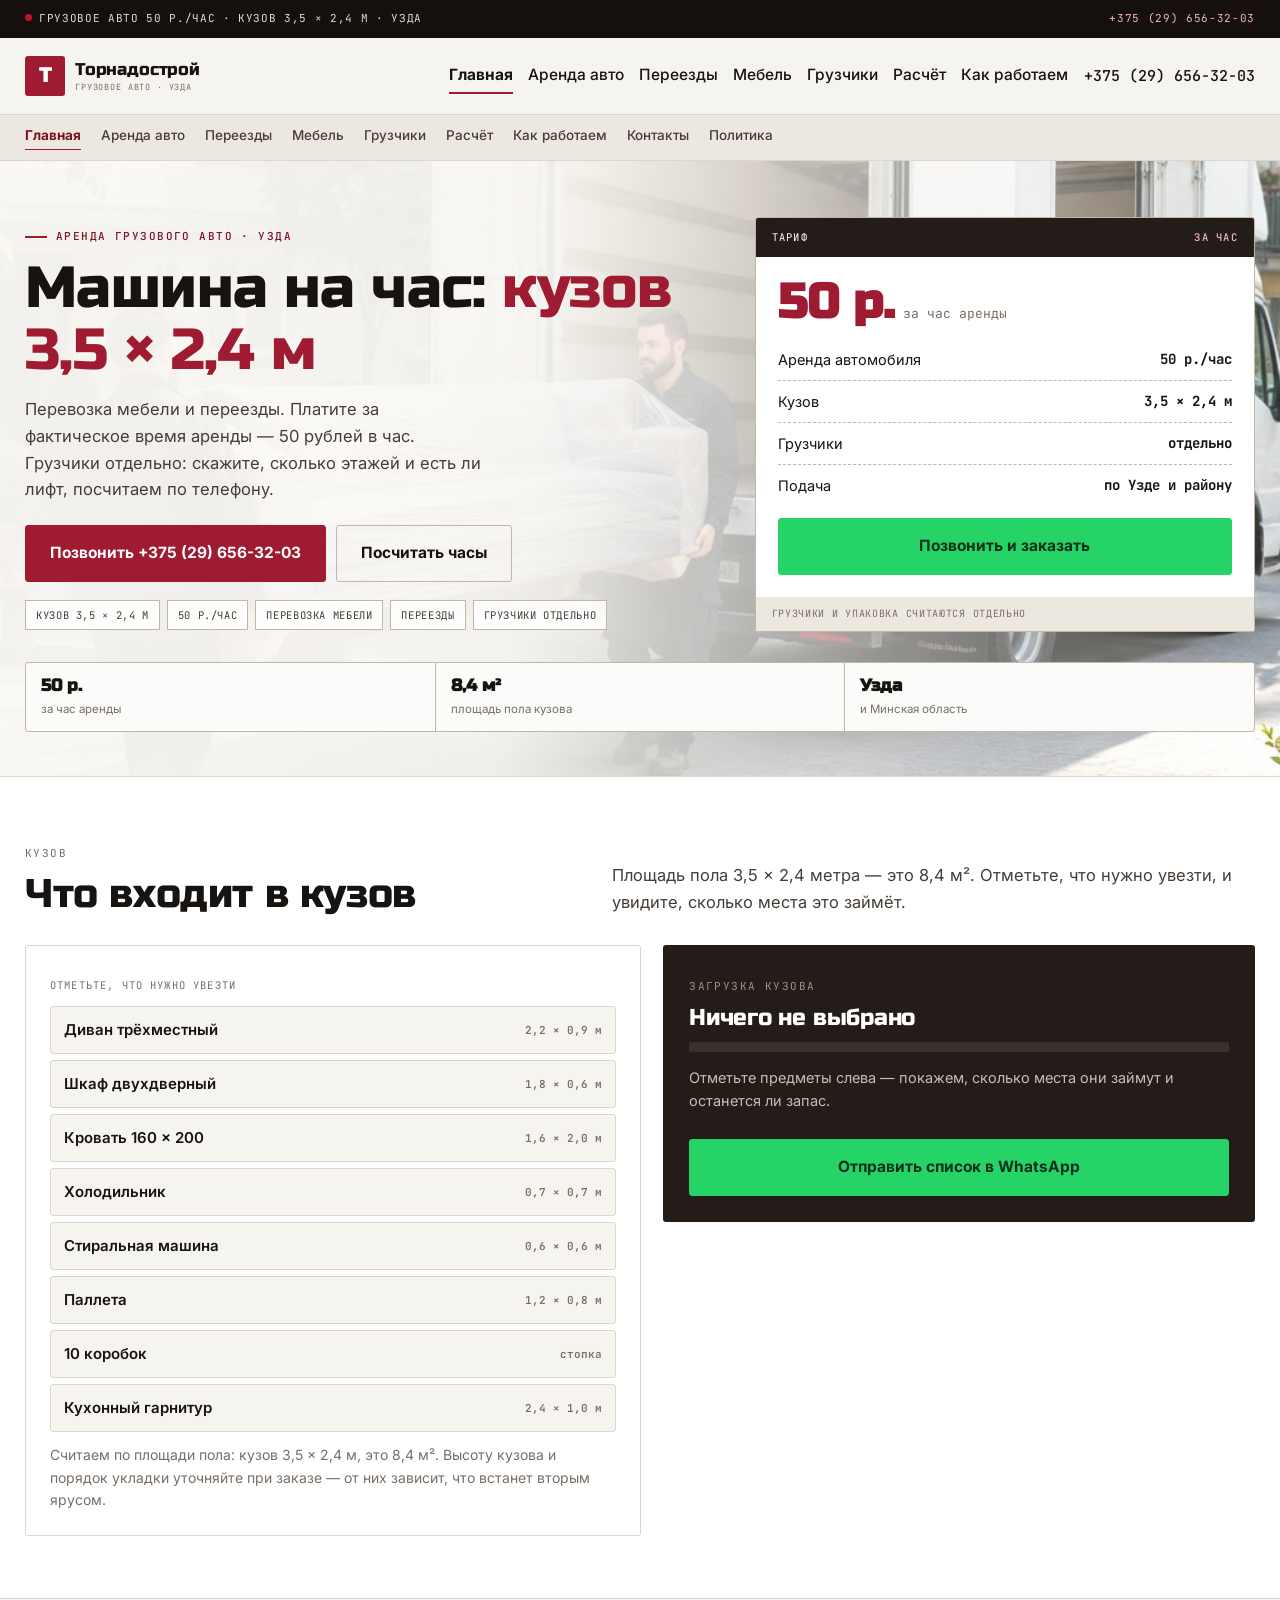
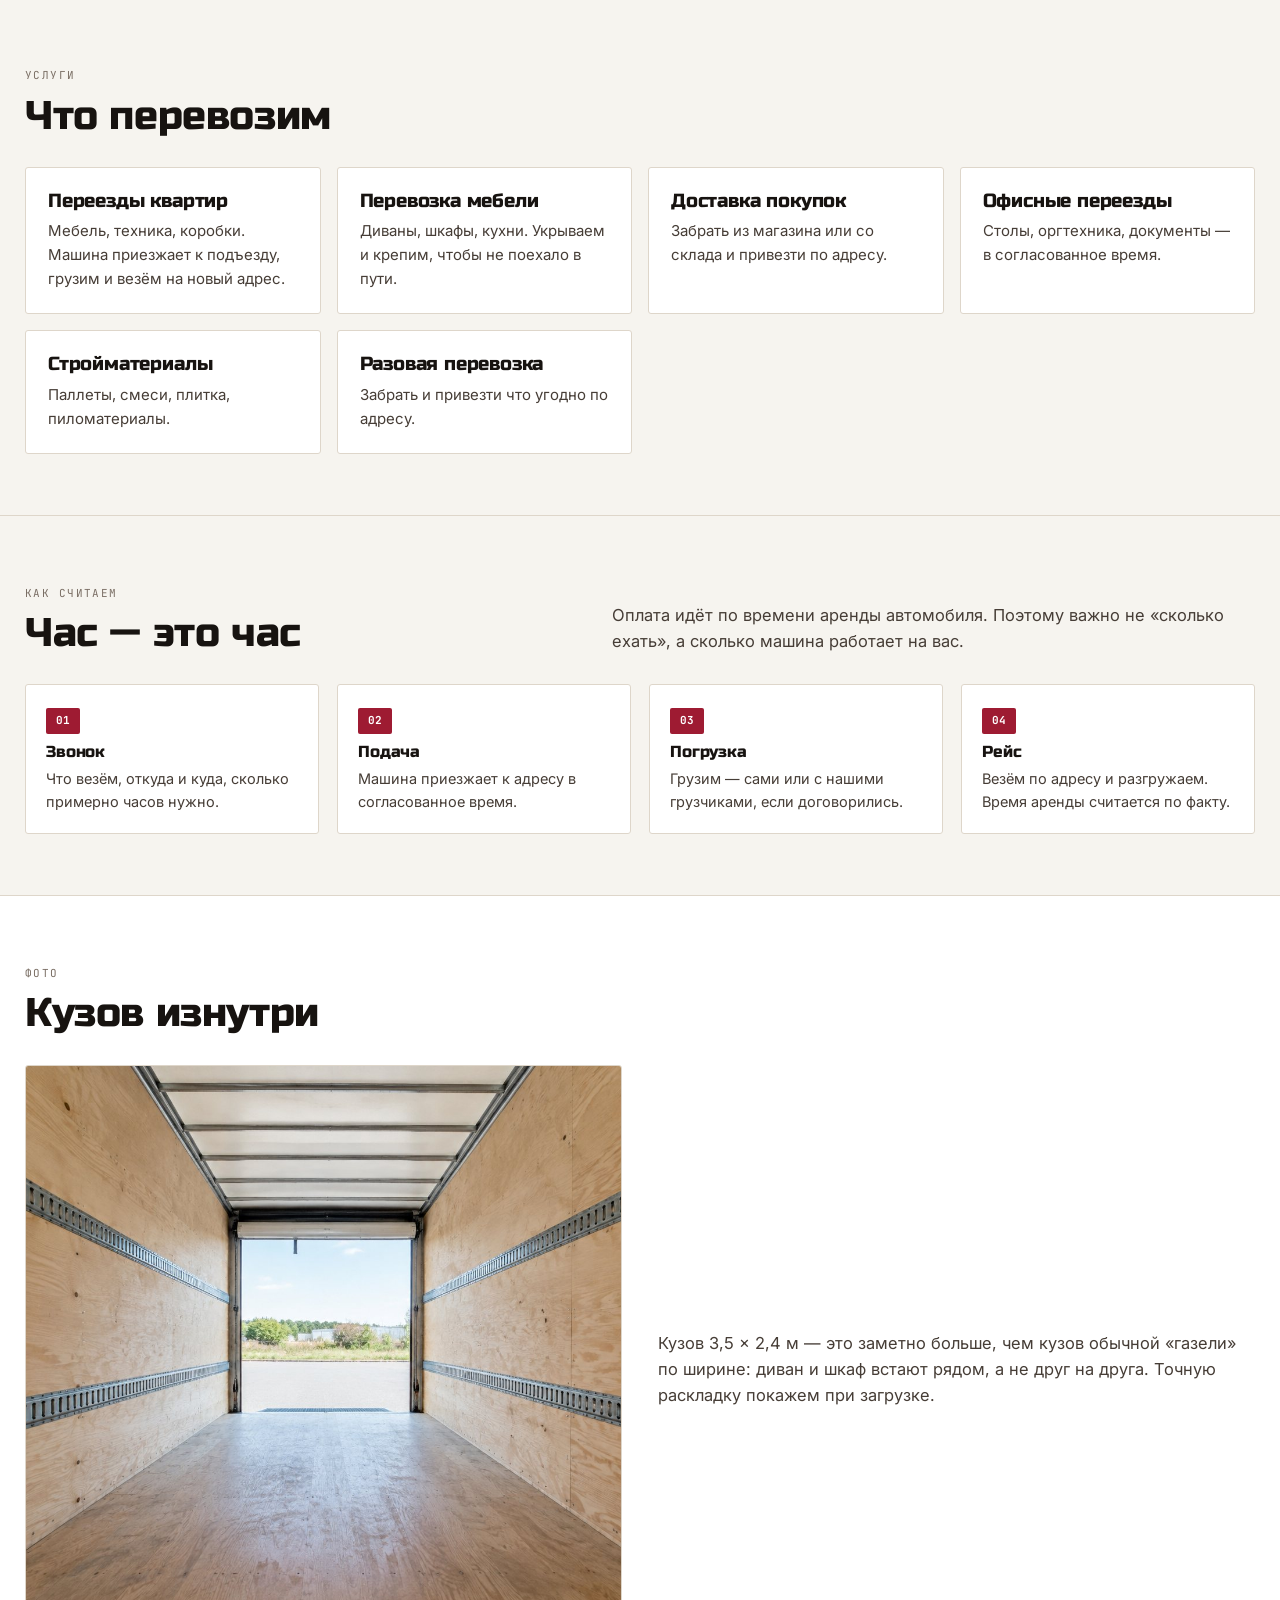
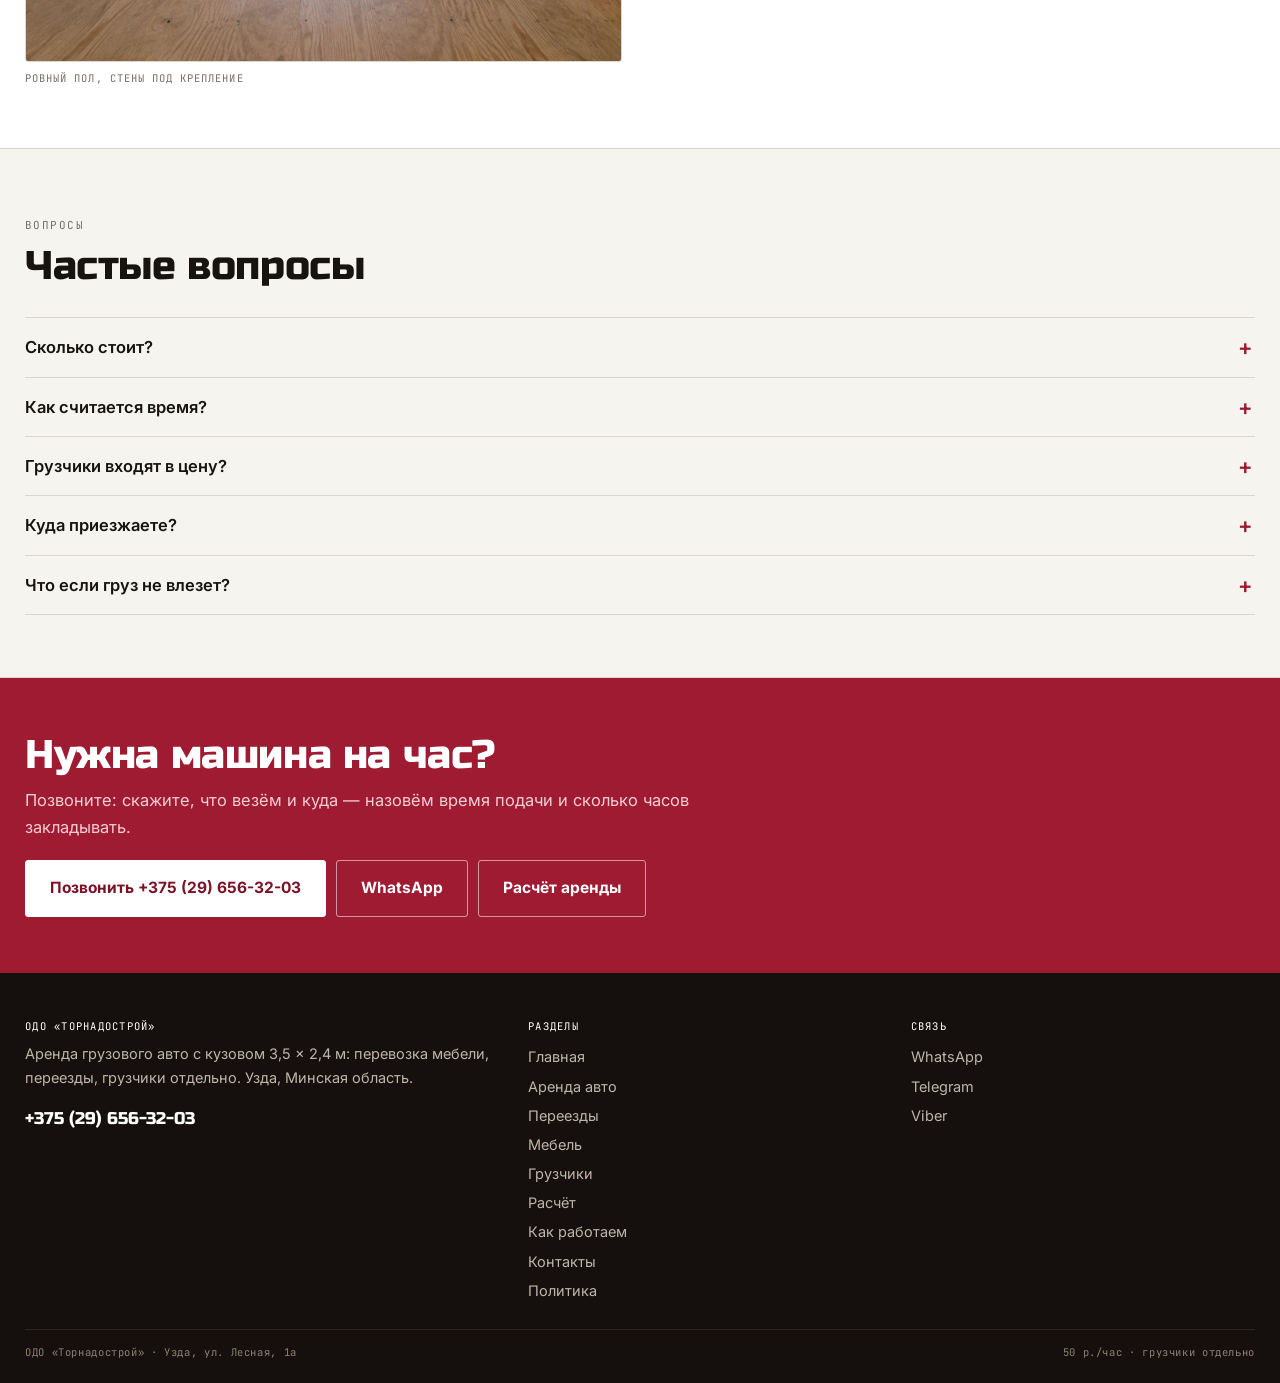
<file: index.html>
<!doctype html><html lang="ru"><head><meta charset="utf-8">
<meta name="viewport" content="width=device-width,initial-scale=1">
<title>Аренда грузового авто в Узде — 50 р./час, кузов 3,5 × 2,4 м | Торнадострой</title><meta name="description" content="Аренда грузового авто с кузовом 3,5 × 2,4 м в Узде: перевозка мебели и переезды. 50 рублей за час, услуги грузчиков отдельно. +375 (29) 656-32-03">
<meta property="og:title" content="Аренда грузового авто в Узде — 50 р./час, кузов 3,5 × 2,4 м | Торнадострой"><meta property="og:description" content="Аренда грузового авто с кузовом 3,5 × 2,4 м в Узде: перевозка мебели и переезды. 50 рублей за час, услуги грузчиков отдельно. +375 (29) 656-32-03"><meta property="og:type" content="website">
<link rel="preconnect" href="https://fonts.googleapis.com"><link rel="preconnect" href="https://fonts.gstatic.com" crossorigin>
<link href="https://fonts.googleapis.com/css2?family=Russo+One&family=Inter:wght@400;500;600&family=JetBrains+Mono:wght@400;500&display=swap" rel="stylesheet">
<style>
:root{--paper:#F6F4EF;--ink:#171310;--ink2:#463D36;--muted:#7A6E64;--line:#DED6CA;--line2:#C2B6A6;
--wine:#9E1B32;--wine-d:#7C1226;--wine-l:#F3DDE1;--graph:#241C18;--deep:#15100D}
*{box-sizing:border-box}
body{margin:0;background:var(--paper);color:var(--ink);font:16.5px/1.6 Inter,system-ui,sans-serif;overflow-x:hidden}
img{max-width:100%;display:block}
a{color:inherit;text-decoration:none}
button{font:inherit;color:inherit;background:none;border:0;cursor:pointer}
h1,h2,h3,h4{margin:0;font-family:'Russo One',system-ui,sans-serif;font-weight:400;line-height:1.06;letter-spacing:-.01em;overflow-wrap:anywhere}
h1{font-size:clamp(30px,4.6vw,58px)}
h2{font-size:clamp(24px,3.2vw,40px)}
p{margin:0 0 13px;overflow-wrap:break-word}
.wrap{width:min(1230px,100% - 36px);margin:0 auto}
.btn{display:inline-flex;align-items:center;justify-content:center;gap:9px;padding:15px 24px;border-radius:3px;font-weight:700;font-size:15.5px;border:1.5px solid transparent;transition:.15s}
.btn--p{background:var(--wine);color:#fff;border-color:var(--wine)}.btn--p:hover{background:var(--wine-d);border-color:var(--wine-d)}
.btn--s{background:transparent;color:var(--ink);border-color:var(--line2)}.btn--s:hover{border-color:var(--ink)}
</style>
<link rel="stylesheet" href="assets/css/site.v1.css"></head><body>
<div class="top"><div class="wrap"><span><i></i>Грузовое авто 50 р./час · кузов 3,5 × 2,4 м · Узда</span><a href="tel:+375296563203">+375 (29) 656-32-03</a></div></div>
<header class="hd"><div class="wrap hd__in">
<a class="logo" href="index.html"><b>Т</b><span>Торнадострой<small>грузовое авто · Узда</small></span></a>
<nav class="nav"><a href="index.html" class="on">Главная</a><a href="arenda-avto.html">Аренда авто</a><a href="pereezdy.html">Переезды</a><a href="mebel.html">Мебель</a><a href="gruzchiki.html">Грузчики</a><a href="raschet.html">Расчёт</a><a href="process.html">Как работаем</a></nav><a class="hd__tel" href="tel:+375296563203">+375 (29) 656-32-03</a>
<button class="burger" id="burger" aria-label="Меню" aria-expanded="false"><span></span><span></span><span></span></button>
</div></header>
<div class="strip"><div class="wrap strip__in"><a href="index.html" aria-current="page">Главная</a><a href="arenda-avto.html">Аренда авто</a><a href="pereezdy.html">Переезды</a><a href="mebel.html">Мебель</a><a href="gruzchiki.html">Грузчики</a><a href="raschet.html">Расчёт</a><a href="process.html">Как работаем</a><a href="kontakty.html">Контакты</a><a href="politika.html">Политика</a></div></div>
<div class="drw" id="drawer" role="dialog" aria-modal="true" aria-label="Меню"><div class="drw__top"><b>Меню</b><button class="drw__x" id="drawerClose" aria-label="Закрыть">×</button></div>
<nav><a href="index.html">Главная</a><a href="arenda-avto.html">Аренда авто</a><a href="pereezdy.html">Переезды</a><a href="mebel.html">Мебель</a><a href="gruzchiki.html">Грузчики</a><a href="raschet.html">Расчёт</a><a href="process.html">Как работаем</a><a href="kontakty.html">Контакты</a><a href="politika.html">Политика</a></nav><div class="drw__c"><a class="btn btn--p" href="tel:+375296563203">Позвонить</a><a class="btn btn--s" href="https://wa.me/375296563203" target="_blank" rel="noopener">WhatsApp</a></div></div>
<main><section class="hero"><div class="hero__bg"><img src="assets/img/hero.jpg" alt="Грузовой автомобиль с открытым кузовом у жилого дома, грузчики несут диван" width="1600" height="1000" fetchpriority="high"></div><div class="wrap hero__in"><div class="hero__grid"><div><span class="kick">Аренда грузового авто · Узда</span><h1>Машина на час: <em>кузов 3,5 × 2,4 м</em></h1><p class="hero__lead">Перевозка мебели и переезды. Платите за фактическое время аренды — 50 рублей в час. Грузчики отдельно: скажите, сколько этажей и есть ли лифт, посчитаем по телефону.</p><div class="hero__acts"><a class="btn btn--p" href="tel:+375296563203">Позвонить +375 (29) 656-32-03</a><a class="btn btn--s" href="raschet.html">Посчитать часы</a></div><div class="hero__tags"><span>кузов 3,5 × 2,4 м</span><span>50 р./час</span><span>перевозка мебели</span><span>переезды</span><span>грузчики отдельно</span></div></div><div class="rate"><div class="rate__h"><span>Тариф</span><b>за час</b></div><div class="rate__b"><div class="rate__p"><b>50 р.</b><span>за час аренды</span></div><div class="rate__r"><span>Аренда автомобиля</span><b>50 р./час</b></div><div class="rate__r"><span>Кузов</span><b>3,5 × 2,4 м</b></div><div class="rate__r"><span>Грузчики</span><b>отдельно</b></div><div class="rate__r"><span>Подача</span><b>по Узде и району</b></div><a class="btn btn--w" href="https://wa.me/375296563203" target="_blank" rel="noopener">Позвонить и заказать</a></div><div class="rate__f">Грузчики и упаковка считаются отдельно</div></div></div><div class="hero__figs"><div><b>50 р.</b><span>за час аренды</span></div><div><b>8,4 м²</b><span>площадь пола кузова</span></div><div><b>Узда</b><span>и Минская область</span></div></div></div></section><section class="sec sec--alt"><div class="wrap"><div class="sec__head"><div><span class="mono">Кузов</span><h2 style="margin-top:8px">Что входит в кузов</h2></div><p>Площадь пола 3,5 × 2,4 метра — это 8,4 м². Отметьте, что нужно увезти, и увидите, сколько места это займёт.</p></div><div class="fit"><div class="fit__q"><span class="mono">Отметьте, что нужно увезти</span><div class="items"><button type="button" data-i="0" aria-pressed="false">Диван трёхместный<span>2,2 × 0,9 м</span></button><button type="button" data-i="1" aria-pressed="false">Шкаф двухдверный<span>1,8 × 0,6 м</span></button><button type="button" data-i="2" aria-pressed="false">Кровать 160 × 200<span>1,6 × 2,0 м</span></button><button type="button" data-i="3" aria-pressed="false">Холодильник<span>0,7 × 0,7 м</span></button><button type="button" data-i="4" aria-pressed="false">Стиральная машина<span>0,6 × 0,6 м</span></button><button type="button" data-i="5" aria-pressed="false">Паллета<span>1,2 × 0,8 м</span></button><button type="button" data-i="6" aria-pressed="false">10 коробок<span>стопка</span></button><button type="button" data-i="7" aria-pressed="false">Кухонный гарнитур<span>2,4 × 1,0 м</span></button></div><p style="margin:12px 0 0;font-size:14px;color:var(--muted)">Считаем по площади пола: кузов 3,5 × 2,4 м, это 8,4 м². Высоту кузова и порядок укладки уточняйте при заказе — от них зависит, что встанет вторым ярусом.</p></div><div class="fit__o"><span class="mono">Загрузка кузова</span><h3 id="fHead">Ничего не выбрано</h3><div class="bar"><i id="fBar"></i></div><p id="fText">Отметьте предметы слева — покажем, сколько места они займут и останется ли запас.</p><ul id="fList"></ul><a class="btn btn--w" id="fWa" href="https://wa.me/375296563203" target="_blank" rel="noopener">Отправить список в WhatsApp</a></div></div></div></section><section class="sec "><div class="wrap"><div class="sec__head"><div><span class="mono">Услуги</span><h2 style="margin-top:8px">Что перевозим</h2></div><p></p></div><div class="cards"><div class="card"><h3>Переезды квартир</h3><p>Мебель, техника, коробки. Машина приезжает к подъезду, грузим и везём на новый адрес.</p></div><div class="card"><h3>Перевозка мебели</h3><p>Диваны, шкафы, кухни. Укрываем и крепим, чтобы не поехало в пути.</p></div><div class="card"><h3>Доставка покупок</h3><p>Забрать из магазина или со склада и привезти по адресу.</p></div><div class="card"><h3>Офисные переезды</h3><p>Столы, оргтехника, документы — в согласованное время.</p></div><div class="card"><h3>Стройматериалы</h3><p>Паллеты, смеси, плитка, пиломатериалы.</p></div><div class="card"><h3>Разовая перевозка</h3><p>Забрать и привезти что угодно по адресу.</p></div></div></div></section><section class="sec "><div class="wrap"><div class="sec__head"><div><span class="mono">Как считаем</span><h2 style="margin-top:8px">Час — это час</h2></div><p>Оплата идёт по времени аренды автомобиля. Поэтому важно не «сколько ехать», а сколько машина работает на вас.</p></div><div class="steps"><div class="step"><b>01</b><h3>Звонок</h3><p>Что везём, откуда и куда, сколько примерно часов нужно.</p></div><div class="step"><b>02</b><h3>Подача</h3><p>Машина приезжает к адресу в согласованное время.</p></div><div class="step"><b>03</b><h3>Погрузка</h3><p>Грузим — сами или с нашими грузчиками, если договорились.</p></div><div class="step"><b>04</b><h3>Рейс</h3><p>Везём по адресу и разгружаем. Время аренды считается по факту.</p></div></div></div></section><section class="sec sec--alt"><div class="wrap"><div class="sec__head"><div><span class="mono">Фото</span><h2 style="margin-top:8px">Кузов изнутри</h2></div><p></p></div><div class="split"><figure><img src="assets/img/box.jpg" alt="Пустой кузов грузового автомобиля изнутри" loading="lazy"><figcaption>Ровный пол, стены под крепление</figcaption></figure><div><p style="color:var(--ink2)">Кузов 3,5 × 2,4 м — это заметно больше, чем кузов обычной «газели» по ширине: диван и шкаф встают рядом, а не друг на друга. Точную раскладку покажем при загрузке.</p></div></div></div></section><section class="sec "><div class="wrap"><div class="sec__head"><div><span class="mono">Вопросы</span><h2 style="margin-top:8px">Частые вопросы</h2></div><p></p></div><div class="faq"><div class="faq__i"><button class="faq__q" aria-expanded="false">Сколько стоит?</button><div class="faq__a">50 рублей за час аренды автомобиля. Услуги грузчиков считаются отдельно.</div></div><div class="faq__i"><button class="faq__q" aria-expanded="false">Как считается время?</button><div class="faq__a">По времени аренды машины: с подачи до окончания разгрузки. Точнее скажем при заказе.</div></div><div class="faq__i"><button class="faq__q" aria-expanded="false">Грузчики входят в цену?</button><div class="faq__a">Нет, это отдельная услуга. Скажите, сколько этажей и есть ли лифт — назовём стоимость.</div></div><div class="faq__i"><button class="faq__q" aria-expanded="false">Куда приезжаете?</button><div class="faq__a">Узда и Узденский район, Минская область. Дальние адреса обсуждаем отдельно.</div></div><div class="faq__i"><button class="faq__q" aria-expanded="false">Что если груз не влезет?</button><div class="faq__a">Скажем заранее по списку вещей. Если не влезает — предложим второй рейс.</div></div></div></div></section><section class="cta"><div class="wrap"><h2>Нужна машина на час?</h2><p>Позвоните: скажите, что везём и куда — назовём время подачи и сколько часов закладывать.</p><div class="cta__a"><a class="btn btn--p" href="tel:+375296563203">Позвонить +375 (29) 656-32-03</a><a class="btn btn--s" href="https://wa.me/375296563203" target="_blank" rel="noopener">WhatsApp</a><a class="btn btn--s" href="raschet.html">Расчёт аренды</a></div></div></section><script>
(function(){
var D=[["Диван трёхместный", 1.98, "2,2 × 0,9 м"], ["Шкаф двухдверный", 1.08, "1,8 × 0,6 м"], ["Кровать 160 × 200", 3.2, "1,6 × 2,0 м"], ["Холодильник", 0.49, "0,7 × 0,7 м"], ["Стиральная машина", 0.36, "0,6 × 0,6 м"], ["Паллета", 0.96, "1,2 × 0,8 м"], ["10 коробок", 1.0, "стопка"], ["Кухонный гарнитур", 2.4, "2,4 × 1,0 м"]],A=8.4,on={};
function draw(){
 var used=0,names=[];
 D.forEach(function(d,i){if(on[i]){used+=d[1];names.push(d[0]);}});
 var pct=Math.min(100,Math.round(used/A*100));
 document.getElementById('fBar').style.width=pct+'%';
 var head,txt;
 if(!names.length){head='Ничего не выбрано';txt='Отметьте предметы слева — покажем, сколько места они займут и останется ли запас.';}
 else if(used<=A){head=used.toFixed(2).replace('.',',')+' м² из 8,4';txt='Помещается с запасом '+ (A-used).toFixed(2).replace('.',',') +' м². Порядок укладки уточним при заказе.';}
 else{head=used.toFixed(2).replace('.',',')+' м² — больше кузова';txt='В один рейс не встанет: либо второй рейс, либо часть груза другим транспортом. Скажем по телефону, как дешевле.';}
 document.getElementById('fHead').textContent=head;
 document.getElementById('fText').textContent=txt;
 document.getElementById('fList').innerHTML=D.filter(function(d,i){return on[i];}).map(function(d,i){
  return '<li><span>'+d[0]+'</span><b>'+d[1].toFixed(2).replace('.',',')+' м²</b></li>';}).join('');
 document.getElementById('fWa').href='https://wa.me/375296563203?text='+encodeURIComponent('Здравствуйте! Нужно перевезти: '+(names.join(', ')||'—')+'. Куда: ');
}
document.querySelectorAll('.items [data-i]').forEach(function(b){b.addEventListener('click',function(){
 var i=b.getAttribute('data-i'); on[i]=!on[i]; b.setAttribute('aria-pressed',on[i]?'true':'false'); draw();});});
draw();})();
</script>
</main>
<footer class="ft"><div class="wrap"><div class="ft__g">
<div><h4>ОДО «Торнадострой»</h4><p>Аренда грузового авто с кузовом 3,5 × 2,4 м: перевозка мебели, переезды, грузчики отдельно. Узда, Минская область.</p>
<a class="ft__tel" href="tel:+375296563203">+375 (29) 656-32-03</a></div>
<div><h4>Разделы</h4><a href="index.html">Главная</a><a href="arenda-avto.html">Аренда авто</a><a href="pereezdy.html">Переезды</a><a href="mebel.html">Мебель</a><a href="gruzchiki.html">Грузчики</a><a href="raschet.html">Расчёт</a><a href="process.html">Как работаем</a><a href="kontakty.html">Контакты</a><a href="politika.html">Политика</a></div>
<div><h4>Связь</h4><a href="https://wa.me/375296563203" target="_blank" rel="noopener">WhatsApp</a><a href="https://t.me/+375296563203" target="_blank" rel="noopener">Telegram</a><a href="viber://chat?number=%2B375296563203">Viber</a></div>
</div><div class="ft__bot"><span>ОДО «Торнадострой» · Узда, ул. Лесная, 1а</span><span>50 р./час · грузчики отдельно</span></div></div></footer>
<div class="mbar"><a href="tel:+375296563203"><b>Позвонить</b></a><a href="https://wa.me/375296563203" target="_blank" rel="noopener"><b>WhatsApp</b></a><a href="viber://chat?number=%2B375296563203"><b>Viber</b></a><a href="https://t.me/+375296563203" target="_blank" rel="noopener"><b>Telegram</b></a></div>
<script src="assets/js/main.v1.js" defer></script></body></html>
</file>
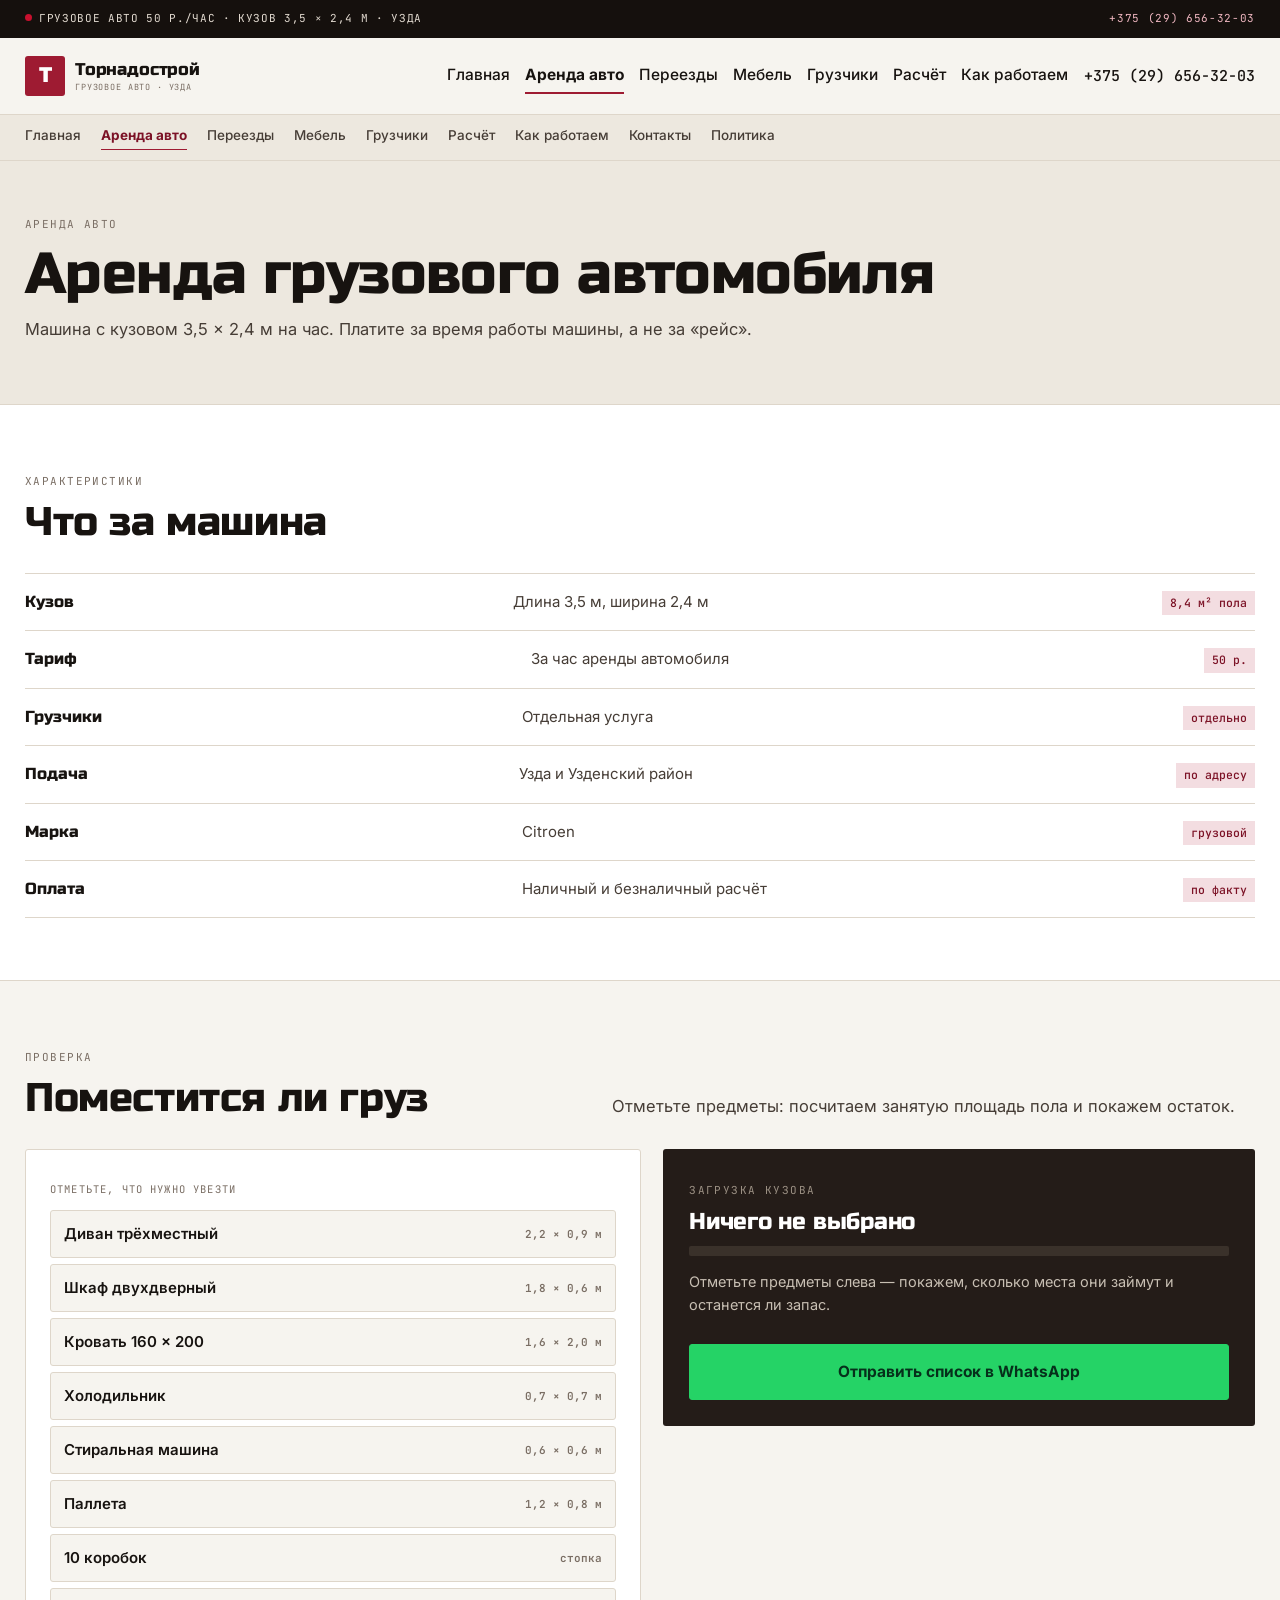
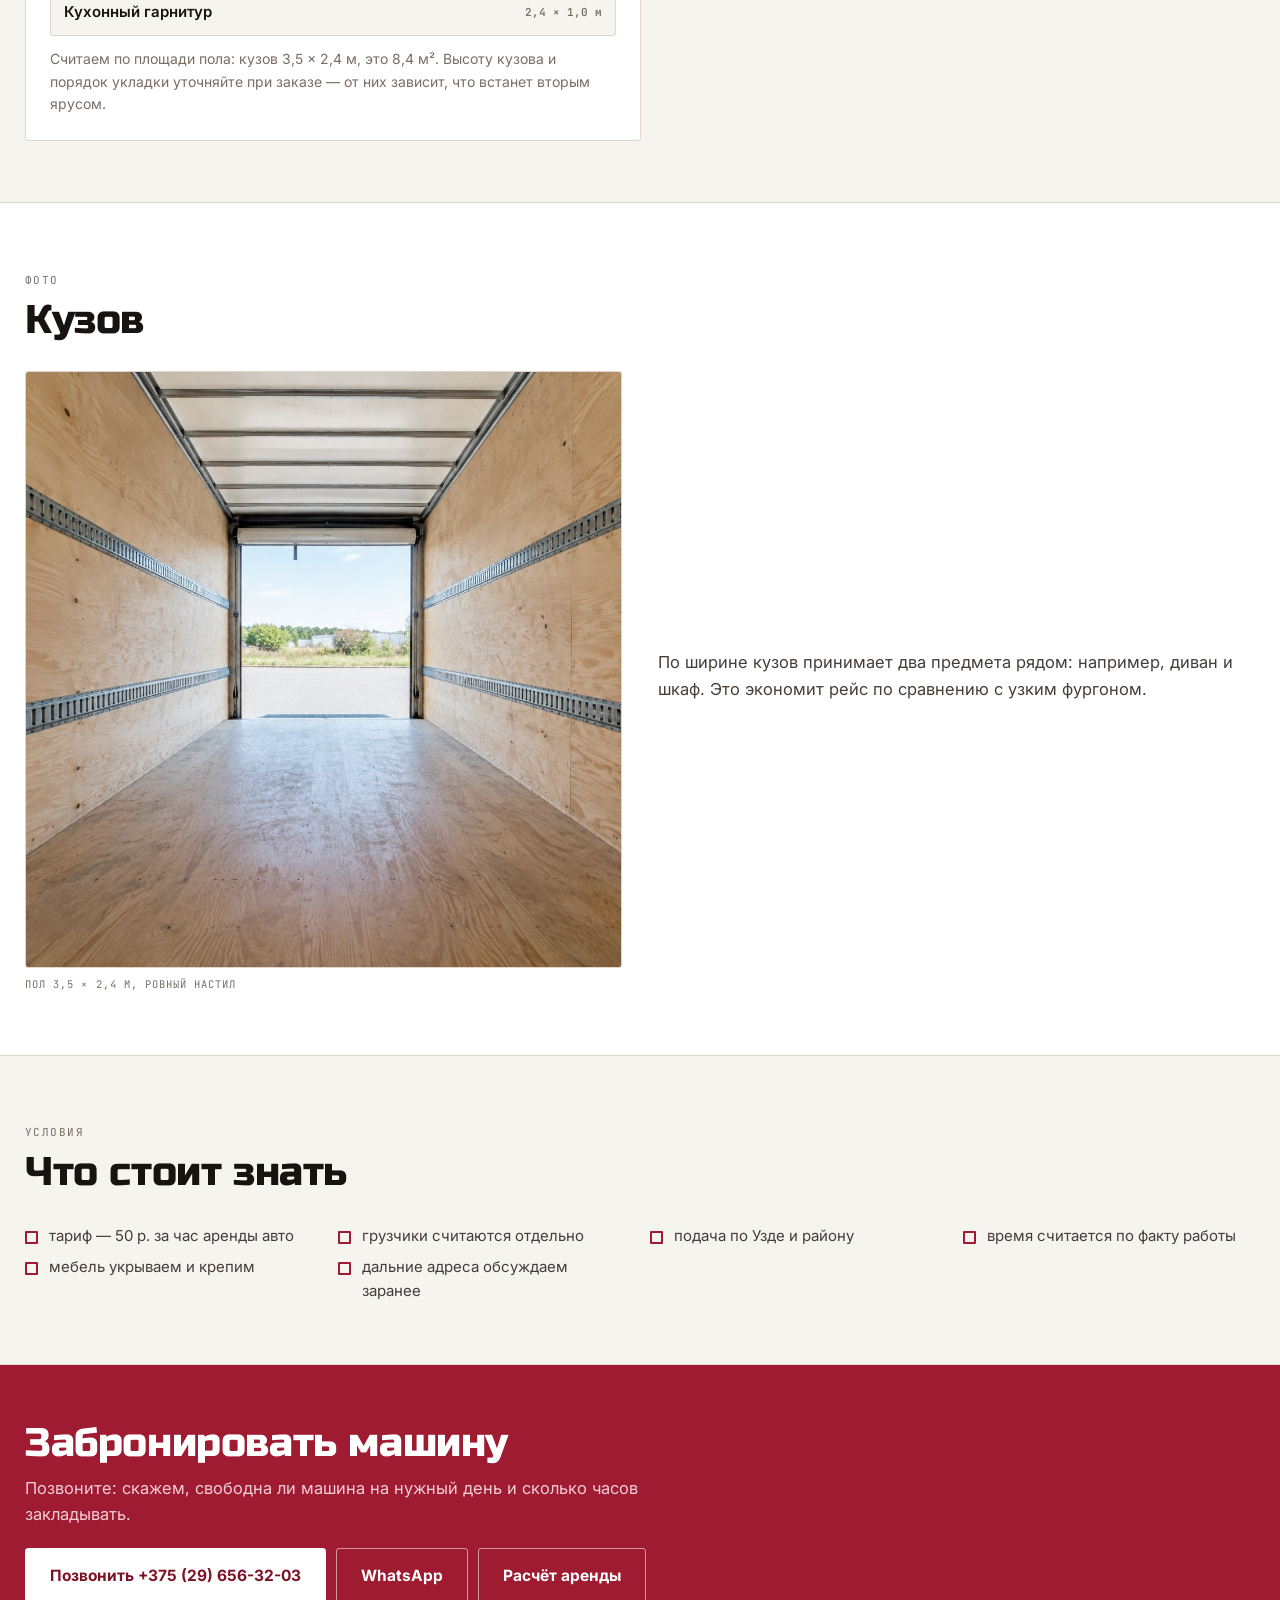
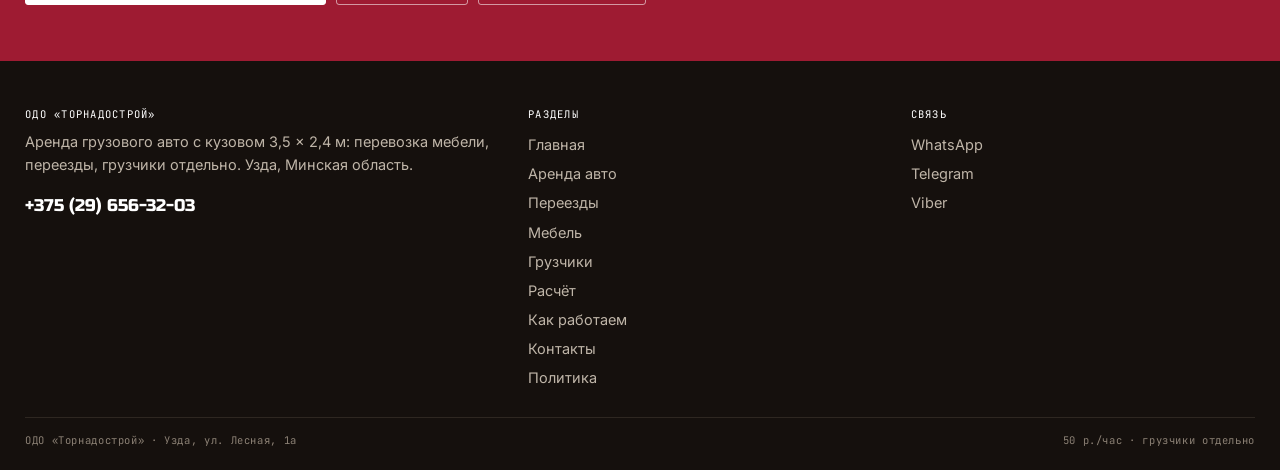
<file: arenda-avto.html>
<!doctype html><html lang="ru"><head><meta charset="utf-8">
<meta name="viewport" content="width=device-width,initial-scale=1">
<title>Аренда грузового авто: кузов 3,5 × 2,4 м, 50 р./час — Узда</title><meta name="description" content="Аренда грузового автомобиля с кузовом 3,5 × 2,4 м в Узде: 50 рублей за час, грузчики отдельно. Проверка, поместится ли ваш груз.">
<meta property="og:title" content="Аренда грузового авто: кузов 3,5 × 2,4 м, 50 р./час — Узда"><meta property="og:description" content="Аренда грузового автомобиля с кузовом 3,5 × 2,4 м в Узде: 50 рублей за час, грузчики отдельно. Проверка, поместится ли ваш груз."><meta property="og:type" content="website">
<link rel="preconnect" href="https://fonts.googleapis.com"><link rel="preconnect" href="https://fonts.gstatic.com" crossorigin>
<link href="https://fonts.googleapis.com/css2?family=Russo+One&family=Inter:wght@400;500;600&family=JetBrains+Mono:wght@400;500&display=swap" rel="stylesheet">
<style>
:root{--paper:#F6F4EF;--ink:#171310;--ink2:#463D36;--muted:#7A6E64;--line:#DED6CA;--line2:#C2B6A6;
--wine:#9E1B32;--wine-d:#7C1226;--wine-l:#F3DDE1;--graph:#241C18;--deep:#15100D}
*{box-sizing:border-box}
body{margin:0;background:var(--paper);color:var(--ink);font:16.5px/1.6 Inter,system-ui,sans-serif;overflow-x:hidden}
img{max-width:100%;display:block}
a{color:inherit;text-decoration:none}
button{font:inherit;color:inherit;background:none;border:0;cursor:pointer}
h1,h2,h3,h4{margin:0;font-family:'Russo One',system-ui,sans-serif;font-weight:400;line-height:1.06;letter-spacing:-.01em;overflow-wrap:anywhere}
h1{font-size:clamp(30px,4.6vw,58px)}
h2{font-size:clamp(24px,3.2vw,40px)}
p{margin:0 0 13px;overflow-wrap:break-word}
.wrap{width:min(1230px,100% - 36px);margin:0 auto}
.btn{display:inline-flex;align-items:center;justify-content:center;gap:9px;padding:15px 24px;border-radius:3px;font-weight:700;font-size:15.5px;border:1.5px solid transparent;transition:.15s}
.btn--p{background:var(--wine);color:#fff;border-color:var(--wine)}.btn--p:hover{background:var(--wine-d);border-color:var(--wine-d)}
.btn--s{background:transparent;color:var(--ink);border-color:var(--line2)}.btn--s:hover{border-color:var(--ink)}
</style>
<link rel="stylesheet" href="assets/css/site.v1.css"></head><body>
<div class="top"><div class="wrap"><span><i></i>Грузовое авто 50 р./час · кузов 3,5 × 2,4 м · Узда</span><a href="tel:+375296563203">+375 (29) 656-32-03</a></div></div>
<header class="hd"><div class="wrap hd__in">
<a class="logo" href="index.html"><b>Т</b><span>Торнадострой<small>грузовое авто · Узда</small></span></a>
<nav class="nav"><a href="index.html">Главная</a><a href="arenda-avto.html" class="on">Аренда авто</a><a href="pereezdy.html">Переезды</a><a href="mebel.html">Мебель</a><a href="gruzchiki.html">Грузчики</a><a href="raschet.html">Расчёт</a><a href="process.html">Как работаем</a></nav><a class="hd__tel" href="tel:+375296563203">+375 (29) 656-32-03</a>
<button class="burger" id="burger" aria-label="Меню" aria-expanded="false"><span></span><span></span><span></span></button>
</div></header>
<div class="strip"><div class="wrap strip__in"><a href="index.html">Главная</a><a href="arenda-avto.html" aria-current="page">Аренда авто</a><a href="pereezdy.html">Переезды</a><a href="mebel.html">Мебель</a><a href="gruzchiki.html">Грузчики</a><a href="raschet.html">Расчёт</a><a href="process.html">Как работаем</a><a href="kontakty.html">Контакты</a><a href="politika.html">Политика</a></div></div>
<div class="drw" id="drawer" role="dialog" aria-modal="true" aria-label="Меню"><div class="drw__top"><b>Меню</b><button class="drw__x" id="drawerClose" aria-label="Закрыть">×</button></div>
<nav><a href="index.html">Главная</a><a href="arenda-avto.html">Аренда авто</a><a href="pereezdy.html">Переезды</a><a href="mebel.html">Мебель</a><a href="gruzchiki.html">Грузчики</a><a href="raschet.html">Расчёт</a><a href="process.html">Как работаем</a><a href="kontakty.html">Контакты</a><a href="politika.html">Политика</a></nav><div class="drw__c"><a class="btn btn--p" href="tel:+375296563203">Позвонить</a><a class="btn btn--s" href="https://wa.me/375296563203" target="_blank" rel="noopener">WhatsApp</a></div></div>
<main><section class="ph"><div class="wrap"><span class="mono">Аренда авто</span><h1 style="margin-top:9px">Аренда грузового автомобиля</h1><p>Машина с кузовом 3,5 × 2,4 м на час. Платите за время работы машины, а не за «рейс».</p></div></section><section class="sec sec--alt"><div class="wrap"><div class="sec__head"><div><span class="mono">Характеристики</span><h2 style="margin-top:8px">Что за машина</h2></div><p></p></div><div class="rows"><div class="row"><b>Кузов</b><span>Длина 3,5 м, ширина 2,4 м</span><i>8,4 м² пола</i></div><div class="row"><b>Тариф</b><span>За час аренды автомобиля</span><i>50 р.</i></div><div class="row"><b>Грузчики</b><span>Отдельная услуга</span><i>отдельно</i></div><div class="row"><b>Подача</b><span>Узда и Узденский район</span><i>по адресу</i></div><div class="row"><b>Марка</b><span>Citroen</span><i>грузовой</i></div><div class="row"><b>Оплата</b><span>Наличный и безналичный расчёт</span><i>по факту</i></div></div></div></section><section class="sec "><div class="wrap"><div class="sec__head"><div><span class="mono">Проверка</span><h2 style="margin-top:8px">Поместится ли груз</h2></div><p>Отметьте предметы: посчитаем занятую площадь пола и покажем остаток.</p></div><div class="fit"><div class="fit__q"><span class="mono">Отметьте, что нужно увезти</span><div class="items"><button type="button" data-i="0" aria-pressed="false">Диван трёхместный<span>2,2 × 0,9 м</span></button><button type="button" data-i="1" aria-pressed="false">Шкаф двухдверный<span>1,8 × 0,6 м</span></button><button type="button" data-i="2" aria-pressed="false">Кровать 160 × 200<span>1,6 × 2,0 м</span></button><button type="button" data-i="3" aria-pressed="false">Холодильник<span>0,7 × 0,7 м</span></button><button type="button" data-i="4" aria-pressed="false">Стиральная машина<span>0,6 × 0,6 м</span></button><button type="button" data-i="5" aria-pressed="false">Паллета<span>1,2 × 0,8 м</span></button><button type="button" data-i="6" aria-pressed="false">10 коробок<span>стопка</span></button><button type="button" data-i="7" aria-pressed="false">Кухонный гарнитур<span>2,4 × 1,0 м</span></button></div><p style="margin:12px 0 0;font-size:14px;color:var(--muted)">Считаем по площади пола: кузов 3,5 × 2,4 м, это 8,4 м². Высоту кузова и порядок укладки уточняйте при заказе — от них зависит, что встанет вторым ярусом.</p></div><div class="fit__o"><span class="mono">Загрузка кузова</span><h3 id="fHead">Ничего не выбрано</h3><div class="bar"><i id="fBar"></i></div><p id="fText">Отметьте предметы слева — покажем, сколько места они займут и останется ли запас.</p><ul id="fList"></ul><a class="btn btn--w" id="fWa" href="https://wa.me/375296563203" target="_blank" rel="noopener">Отправить список в WhatsApp</a></div></div></div></section><section class="sec sec--alt"><div class="wrap"><div class="sec__head"><div><span class="mono">Фото</span><h2 style="margin-top:8px">Кузов</h2></div><p></p></div><div class="split"><figure><img src="assets/img/box.jpg" alt="Внутреннее пространство кузова грузовика" loading="lazy"><figcaption>Пол 3,5 × 2,4 м, ровный настил</figcaption></figure><div><p style="color:var(--ink2)">По ширине кузов принимает два предмета рядом: например, диван и шкаф. Это экономит рейс по сравнению с узким фургоном.</p></div></div></div></section><section class="sec "><div class="wrap"><div class="sec__head"><div><span class="mono">Условия</span><h2 style="margin-top:8px">Что стоит знать</h2></div><p></p></div><ul class="chk"><li>тариф — 50 р. за час аренды авто</li><li>грузчики считаются отдельно</li><li>подача по Узде и району</li><li>время считается по факту работы</li><li>мебель укрываем и крепим</li><li>дальние адреса обсуждаем заранее</li></ul></div></section><section class="cta"><div class="wrap"><h2>Забронировать машину</h2><p>Позвоните: скажем, свободна ли машина на нужный день и сколько часов закладывать.</p><div class="cta__a"><a class="btn btn--p" href="tel:+375296563203">Позвонить +375 (29) 656-32-03</a><a class="btn btn--s" href="https://wa.me/375296563203" target="_blank" rel="noopener">WhatsApp</a><a class="btn btn--s" href="raschet.html">Расчёт аренды</a></div></div></section><script>
(function(){
var D=[["Диван трёхместный", 1.98, "2,2 × 0,9 м"], ["Шкаф двухдверный", 1.08, "1,8 × 0,6 м"], ["Кровать 160 × 200", 3.2, "1,6 × 2,0 м"], ["Холодильник", 0.49, "0,7 × 0,7 м"], ["Стиральная машина", 0.36, "0,6 × 0,6 м"], ["Паллета", 0.96, "1,2 × 0,8 м"], ["10 коробок", 1.0, "стопка"], ["Кухонный гарнитур", 2.4, "2,4 × 1,0 м"]],A=8.4,on={};
function draw(){
 var used=0,names=[];
 D.forEach(function(d,i){if(on[i]){used+=d[1];names.push(d[0]);}});
 var pct=Math.min(100,Math.round(used/A*100));
 document.getElementById('fBar').style.width=pct+'%';
 var head,txt;
 if(!names.length){head='Ничего не выбрано';txt='Отметьте предметы слева — покажем, сколько места они займут и останется ли запас.';}
 else if(used<=A){head=used.toFixed(2).replace('.',',')+' м² из 8,4';txt='Помещается с запасом '+ (A-used).toFixed(2).replace('.',',') +' м². Порядок укладки уточним при заказе.';}
 else{head=used.toFixed(2).replace('.',',')+' м² — больше кузова';txt='В один рейс не встанет: либо второй рейс, либо часть груза другим транспортом. Скажем по телефону, как дешевле.';}
 document.getElementById('fHead').textContent=head;
 document.getElementById('fText').textContent=txt;
 document.getElementById('fList').innerHTML=D.filter(function(d,i){return on[i];}).map(function(d,i){
  return '<li><span>'+d[0]+'</span><b>'+d[1].toFixed(2).replace('.',',')+' м²</b></li>';}).join('');
 document.getElementById('fWa').href='https://wa.me/375296563203?text='+encodeURIComponent('Здравствуйте! Нужно перевезти: '+(names.join(', ')||'—')+'. Куда: ');
}
document.querySelectorAll('.items [data-i]').forEach(function(b){b.addEventListener('click',function(){
 var i=b.getAttribute('data-i'); on[i]=!on[i]; b.setAttribute('aria-pressed',on[i]?'true':'false'); draw();});});
draw();})();
</script>
</main>
<footer class="ft"><div class="wrap"><div class="ft__g">
<div><h4>ОДО «Торнадострой»</h4><p>Аренда грузового авто с кузовом 3,5 × 2,4 м: перевозка мебели, переезды, грузчики отдельно. Узда, Минская область.</p>
<a class="ft__tel" href="tel:+375296563203">+375 (29) 656-32-03</a></div>
<div><h4>Разделы</h4><a href="index.html">Главная</a><a href="arenda-avto.html">Аренда авто</a><a href="pereezdy.html">Переезды</a><a href="mebel.html">Мебель</a><a href="gruzchiki.html">Грузчики</a><a href="raschet.html">Расчёт</a><a href="process.html">Как работаем</a><a href="kontakty.html">Контакты</a><a href="politika.html">Политика</a></div>
<div><h4>Связь</h4><a href="https://wa.me/375296563203" target="_blank" rel="noopener">WhatsApp</a><a href="https://t.me/+375296563203" target="_blank" rel="noopener">Telegram</a><a href="viber://chat?number=%2B375296563203">Viber</a></div>
</div><div class="ft__bot"><span>ОДО «Торнадострой» · Узда, ул. Лесная, 1а</span><span>50 р./час · грузчики отдельно</span></div></div></footer>
<div class="mbar"><a href="tel:+375296563203"><b>Позвонить</b></a><a href="https://wa.me/375296563203" target="_blank" rel="noopener"><b>WhatsApp</b></a><a href="viber://chat?number=%2B375296563203"><b>Viber</b></a><a href="https://t.me/+375296563203" target="_blank" rel="noopener"><b>Telegram</b></a></div>
<script src="assets/js/main.v1.js" defer></script></body></html>
</file>
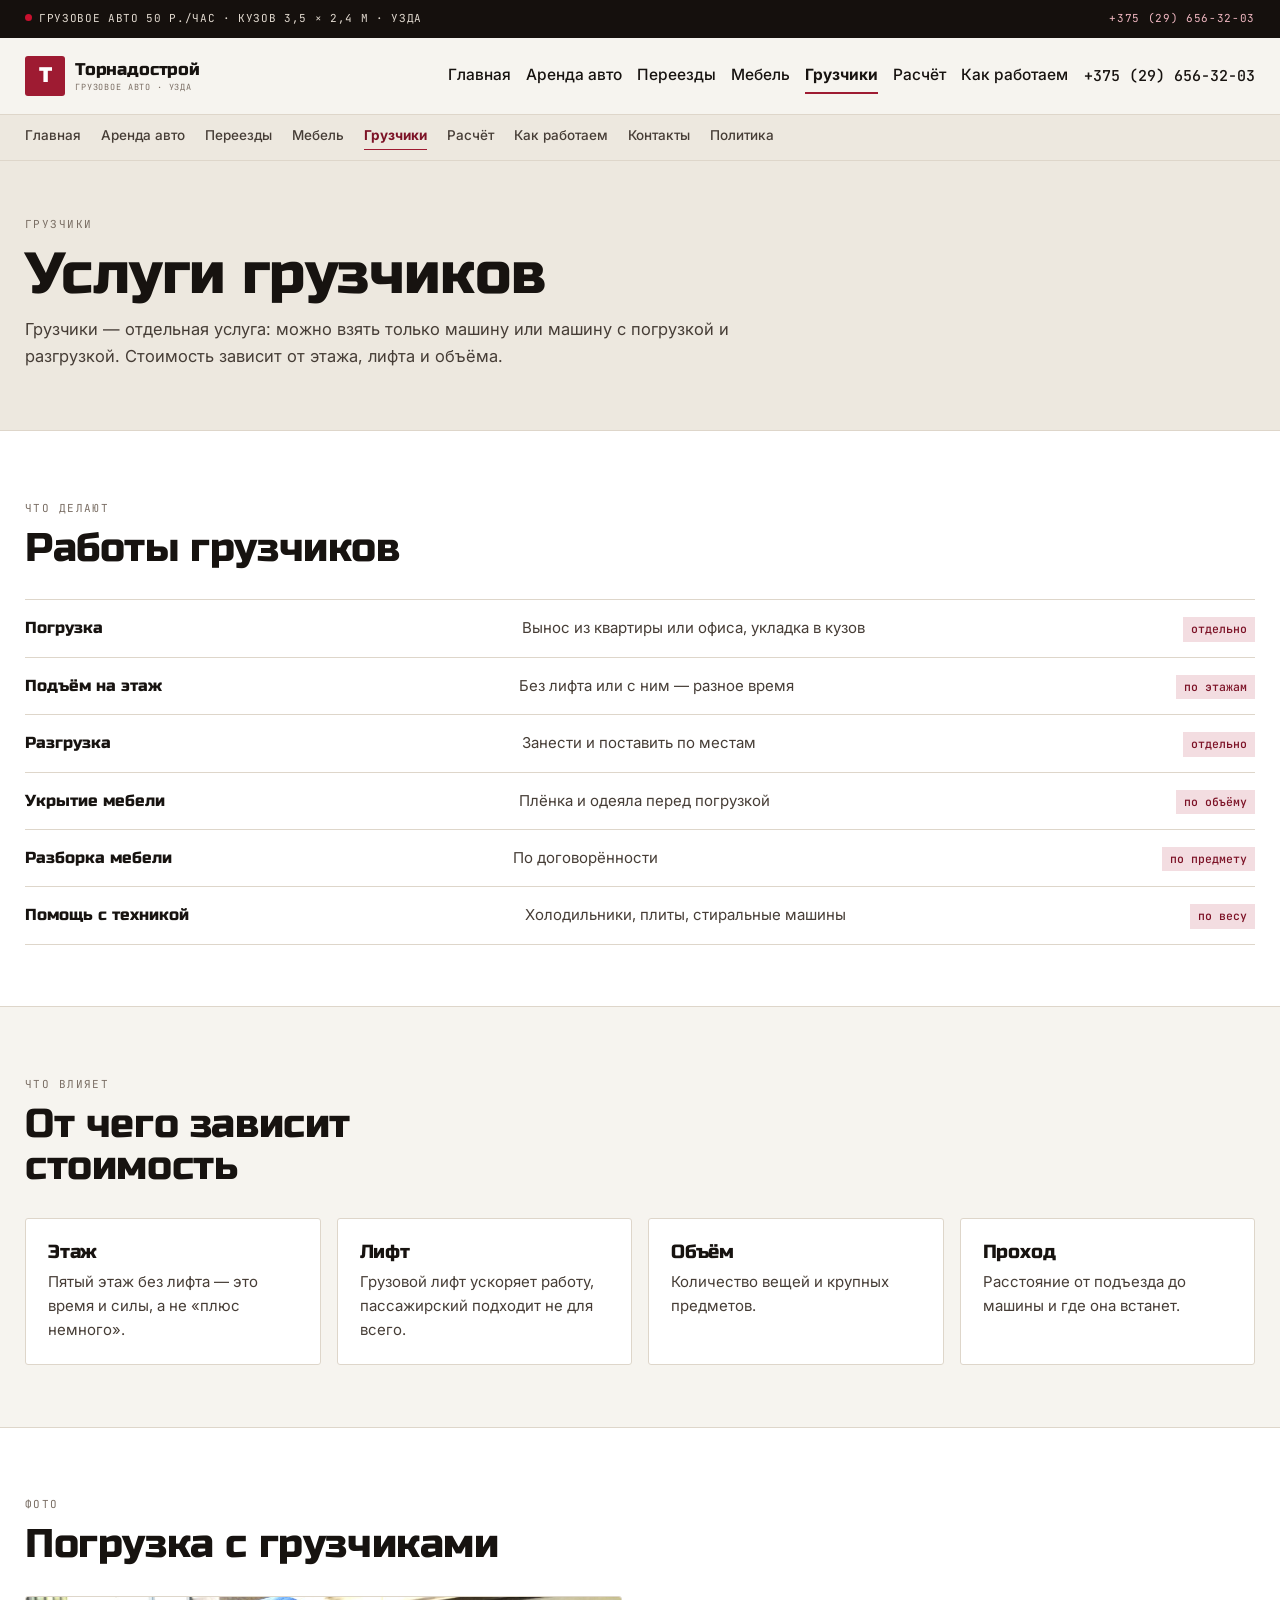
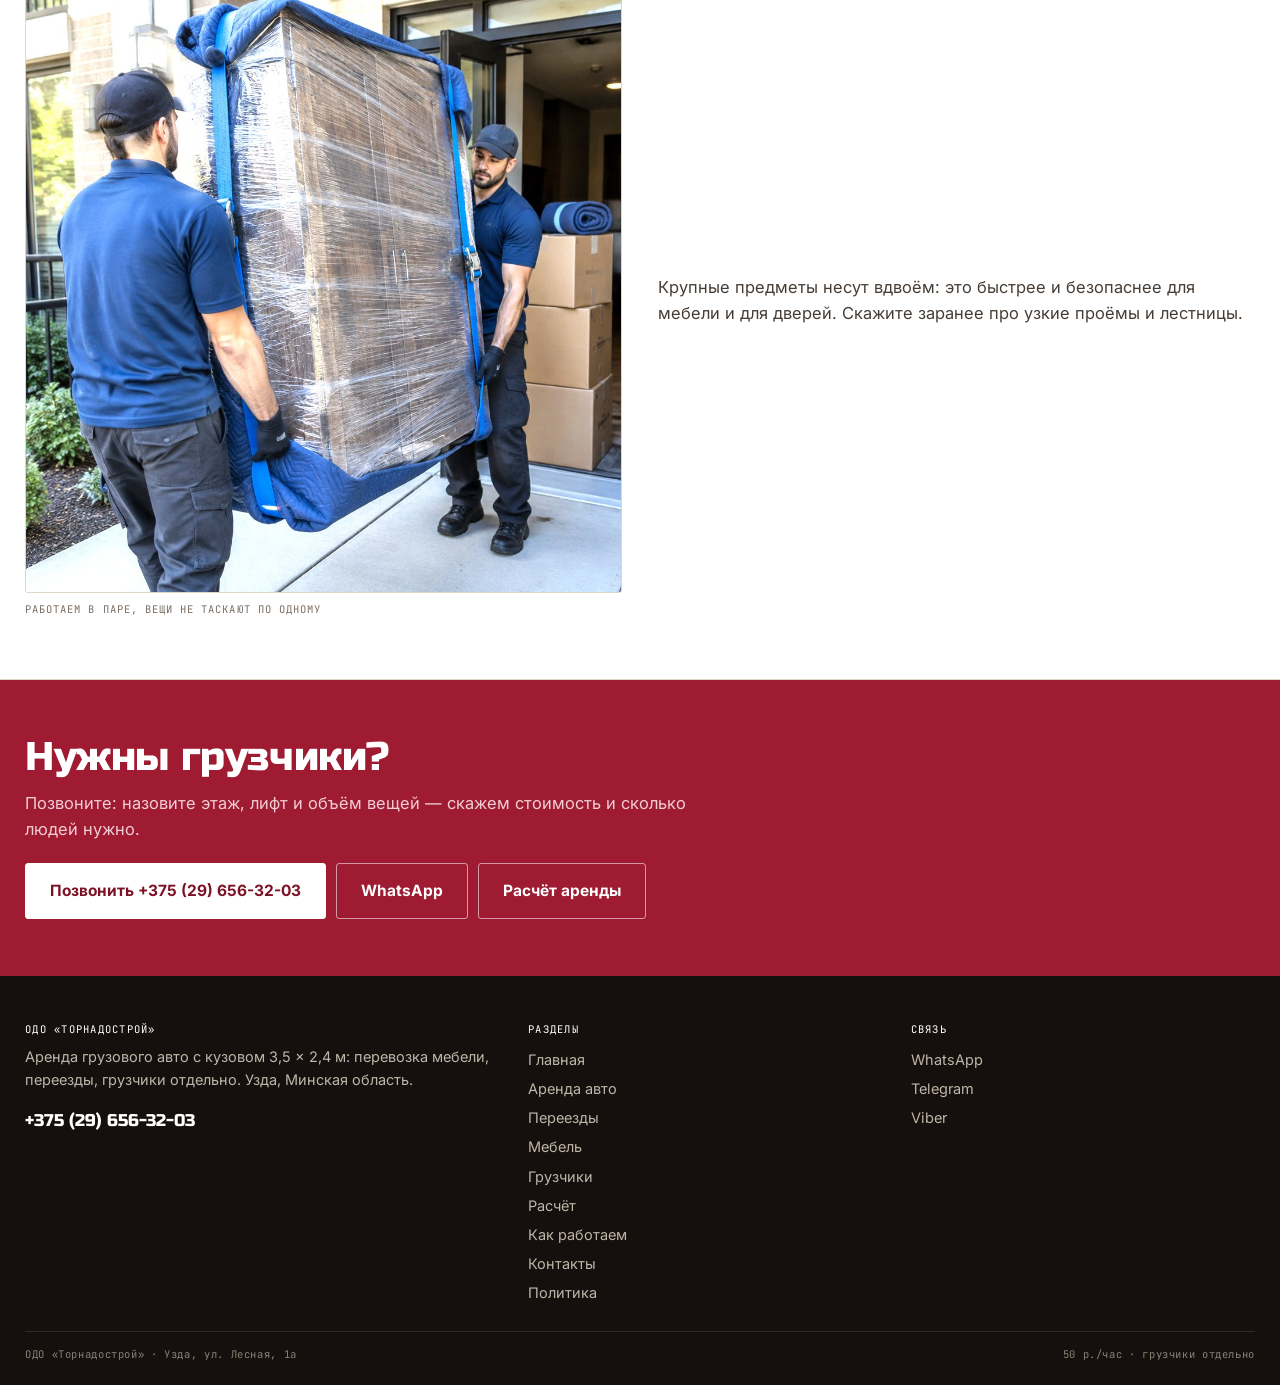
<file: gruzchiki.html>
<!doctype html><html lang="ru"><head><meta charset="utf-8">
<meta name="viewport" content="width=device-width,initial-scale=1">
<title>Услуги грузчиков — отдельно от аренды авто | Торнадострой</title><meta name="description" content="Услуги грузчиков при переезде и перевозке мебели: погрузка, подъём на этаж, разгрузка. Считаются отдельно от аренды автомобиля.">
<meta property="og:title" content="Услуги грузчиков — отдельно от аренды авто | Торнадострой"><meta property="og:description" content="Услуги грузчиков при переезде и перевозке мебели: погрузка, подъём на этаж, разгрузка. Считаются отдельно от аренды автомобиля."><meta property="og:type" content="website">
<link rel="preconnect" href="https://fonts.googleapis.com"><link rel="preconnect" href="https://fonts.gstatic.com" crossorigin>
<link href="https://fonts.googleapis.com/css2?family=Russo+One&family=Inter:wght@400;500;600&family=JetBrains+Mono:wght@400;500&display=swap" rel="stylesheet">
<style>
:root{--paper:#F6F4EF;--ink:#171310;--ink2:#463D36;--muted:#7A6E64;--line:#DED6CA;--line2:#C2B6A6;
--wine:#9E1B32;--wine-d:#7C1226;--wine-l:#F3DDE1;--graph:#241C18;--deep:#15100D}
*{box-sizing:border-box}
body{margin:0;background:var(--paper);color:var(--ink);font:16.5px/1.6 Inter,system-ui,sans-serif;overflow-x:hidden}
img{max-width:100%;display:block}
a{color:inherit;text-decoration:none}
button{font:inherit;color:inherit;background:none;border:0;cursor:pointer}
h1,h2,h3,h4{margin:0;font-family:'Russo One',system-ui,sans-serif;font-weight:400;line-height:1.06;letter-spacing:-.01em;overflow-wrap:anywhere}
h1{font-size:clamp(30px,4.6vw,58px)}
h2{font-size:clamp(24px,3.2vw,40px)}
p{margin:0 0 13px;overflow-wrap:break-word}
.wrap{width:min(1230px,100% - 36px);margin:0 auto}
.btn{display:inline-flex;align-items:center;justify-content:center;gap:9px;padding:15px 24px;border-radius:3px;font-weight:700;font-size:15.5px;border:1.5px solid transparent;transition:.15s}
.btn--p{background:var(--wine);color:#fff;border-color:var(--wine)}.btn--p:hover{background:var(--wine-d);border-color:var(--wine-d)}
.btn--s{background:transparent;color:var(--ink);border-color:var(--line2)}.btn--s:hover{border-color:var(--ink)}
</style>
<link rel="stylesheet" href="assets/css/site.v1.css"></head><body>
<div class="top"><div class="wrap"><span><i></i>Грузовое авто 50 р./час · кузов 3,5 × 2,4 м · Узда</span><a href="tel:+375296563203">+375 (29) 656-32-03</a></div></div>
<header class="hd"><div class="wrap hd__in">
<a class="logo" href="index.html"><b>Т</b><span>Торнадострой<small>грузовое авто · Узда</small></span></a>
<nav class="nav"><a href="index.html">Главная</a><a href="arenda-avto.html">Аренда авто</a><a href="pereezdy.html">Переезды</a><a href="mebel.html">Мебель</a><a href="gruzchiki.html" class="on">Грузчики</a><a href="raschet.html">Расчёт</a><a href="process.html">Как работаем</a></nav><a class="hd__tel" href="tel:+375296563203">+375 (29) 656-32-03</a>
<button class="burger" id="burger" aria-label="Меню" aria-expanded="false"><span></span><span></span><span></span></button>
</div></header>
<div class="strip"><div class="wrap strip__in"><a href="index.html">Главная</a><a href="arenda-avto.html">Аренда авто</a><a href="pereezdy.html">Переезды</a><a href="mebel.html">Мебель</a><a href="gruzchiki.html" aria-current="page">Грузчики</a><a href="raschet.html">Расчёт</a><a href="process.html">Как работаем</a><a href="kontakty.html">Контакты</a><a href="politika.html">Политика</a></div></div>
<div class="drw" id="drawer" role="dialog" aria-modal="true" aria-label="Меню"><div class="drw__top"><b>Меню</b><button class="drw__x" id="drawerClose" aria-label="Закрыть">×</button></div>
<nav><a href="index.html">Главная</a><a href="arenda-avto.html">Аренда авто</a><a href="pereezdy.html">Переезды</a><a href="mebel.html">Мебель</a><a href="gruzchiki.html">Грузчики</a><a href="raschet.html">Расчёт</a><a href="process.html">Как работаем</a><a href="kontakty.html">Контакты</a><a href="politika.html">Политика</a></nav><div class="drw__c"><a class="btn btn--p" href="tel:+375296563203">Позвонить</a><a class="btn btn--s" href="https://wa.me/375296563203" target="_blank" rel="noopener">WhatsApp</a></div></div>
<main><section class="ph"><div class="wrap"><span class="mono">Грузчики</span><h1 style="margin-top:9px">Услуги грузчиков</h1><p>Грузчики — отдельная услуга: можно взять только машину или машину с погрузкой и разгрузкой. Стоимость зависит от этажа, лифта и объёма.</p></div></section><section class="sec sec--alt"><div class="wrap"><div class="sec__head"><div><span class="mono">Что делают</span><h2 style="margin-top:8px">Работы грузчиков</h2></div><p></p></div><div class="rows"><div class="row"><b>Погрузка</b><span>Вынос из квартиры или офиса, укладка в кузов</span><i>отдельно</i></div><div class="row"><b>Подъём на этаж</b><span>Без лифта или с ним — разное время</span><i>по этажам</i></div><div class="row"><b>Разгрузка</b><span>Занести и поставить по местам</span><i>отдельно</i></div><div class="row"><b>Укрытие мебели</b><span>Плёнка и одеяла перед погрузкой</span><i>по объёму</i></div><div class="row"><b>Разборка мебели</b><span>По договорённости</span><i>по предмету</i></div><div class="row"><b>Помощь с техникой</b><span>Холодильники, плиты, стиральные машины</span><i>по весу</i></div></div></div></section><section class="sec "><div class="wrap"><div class="sec__head"><div><span class="mono">Что влияет</span><h2 style="margin-top:8px">От чего зависит стоимость</h2></div><p></p></div><div class="cards"><div class="card"><h3>Этаж</h3><p>Пятый этаж без лифта — это время и силы, а не «плюс немного».</p></div><div class="card"><h3>Лифт</h3><p>Грузовой лифт ускоряет работу, пассажирский подходит не для всего.</p></div><div class="card"><h3>Объём</h3><p>Количество вещей и крупных предметов.</p></div><div class="card"><h3>Проход</h3><p>Расстояние от подъезда до машины и где она встанет.</p></div></div></div></section><section class="sec sec--alt"><div class="wrap"><div class="sec__head"><div><span class="mono">Фото</span><h2 style="margin-top:8px">Погрузка с грузчиками</h2></div><p></p></div><div class="split"><figure><img src="assets/img/movers.jpg" alt="Двое грузчиков выносят шкаф из подъезда" loading="lazy"><figcaption>Работаем в паре, вещи не таскают по одному</figcaption></figure><div><p style="color:var(--ink2)">Крупные предметы несут вдвоём: это быстрее и безопаснее для мебели и для дверей. Скажите заранее про узкие проёмы и лестницы.</p></div></div></div></section><section class="cta"><div class="wrap"><h2>Нужны грузчики?</h2><p>Позвоните: назовите этаж, лифт и объём вещей — скажем стоимость и сколько людей нужно.</p><div class="cta__a"><a class="btn btn--p" href="tel:+375296563203">Позвонить +375 (29) 656-32-03</a><a class="btn btn--s" href="https://wa.me/375296563203" target="_blank" rel="noopener">WhatsApp</a><a class="btn btn--s" href="raschet.html">Расчёт аренды</a></div></div></section></main>
<footer class="ft"><div class="wrap"><div class="ft__g">
<div><h4>ОДО «Торнадострой»</h4><p>Аренда грузового авто с кузовом 3,5 × 2,4 м: перевозка мебели, переезды, грузчики отдельно. Узда, Минская область.</p>
<a class="ft__tel" href="tel:+375296563203">+375 (29) 656-32-03</a></div>
<div><h4>Разделы</h4><a href="index.html">Главная</a><a href="arenda-avto.html">Аренда авто</a><a href="pereezdy.html">Переезды</a><a href="mebel.html">Мебель</a><a href="gruzchiki.html">Грузчики</a><a href="raschet.html">Расчёт</a><a href="process.html">Как работаем</a><a href="kontakty.html">Контакты</a><a href="politika.html">Политика</a></div>
<div><h4>Связь</h4><a href="https://wa.me/375296563203" target="_blank" rel="noopener">WhatsApp</a><a href="https://t.me/+375296563203" target="_blank" rel="noopener">Telegram</a><a href="viber://chat?number=%2B375296563203">Viber</a></div>
</div><div class="ft__bot"><span>ОДО «Торнадострой» · Узда, ул. Лесная, 1а</span><span>50 р./час · грузчики отдельно</span></div></div></footer>
<div class="mbar"><a href="tel:+375296563203"><b>Позвонить</b></a><a href="https://wa.me/375296563203" target="_blank" rel="noopener"><b>WhatsApp</b></a><a href="viber://chat?number=%2B375296563203"><b>Viber</b></a><a href="https://t.me/+375296563203" target="_blank" rel="noopener"><b>Telegram</b></a></div>
<script src="assets/js/main.v1.js" defer></script></body></html>
</file>
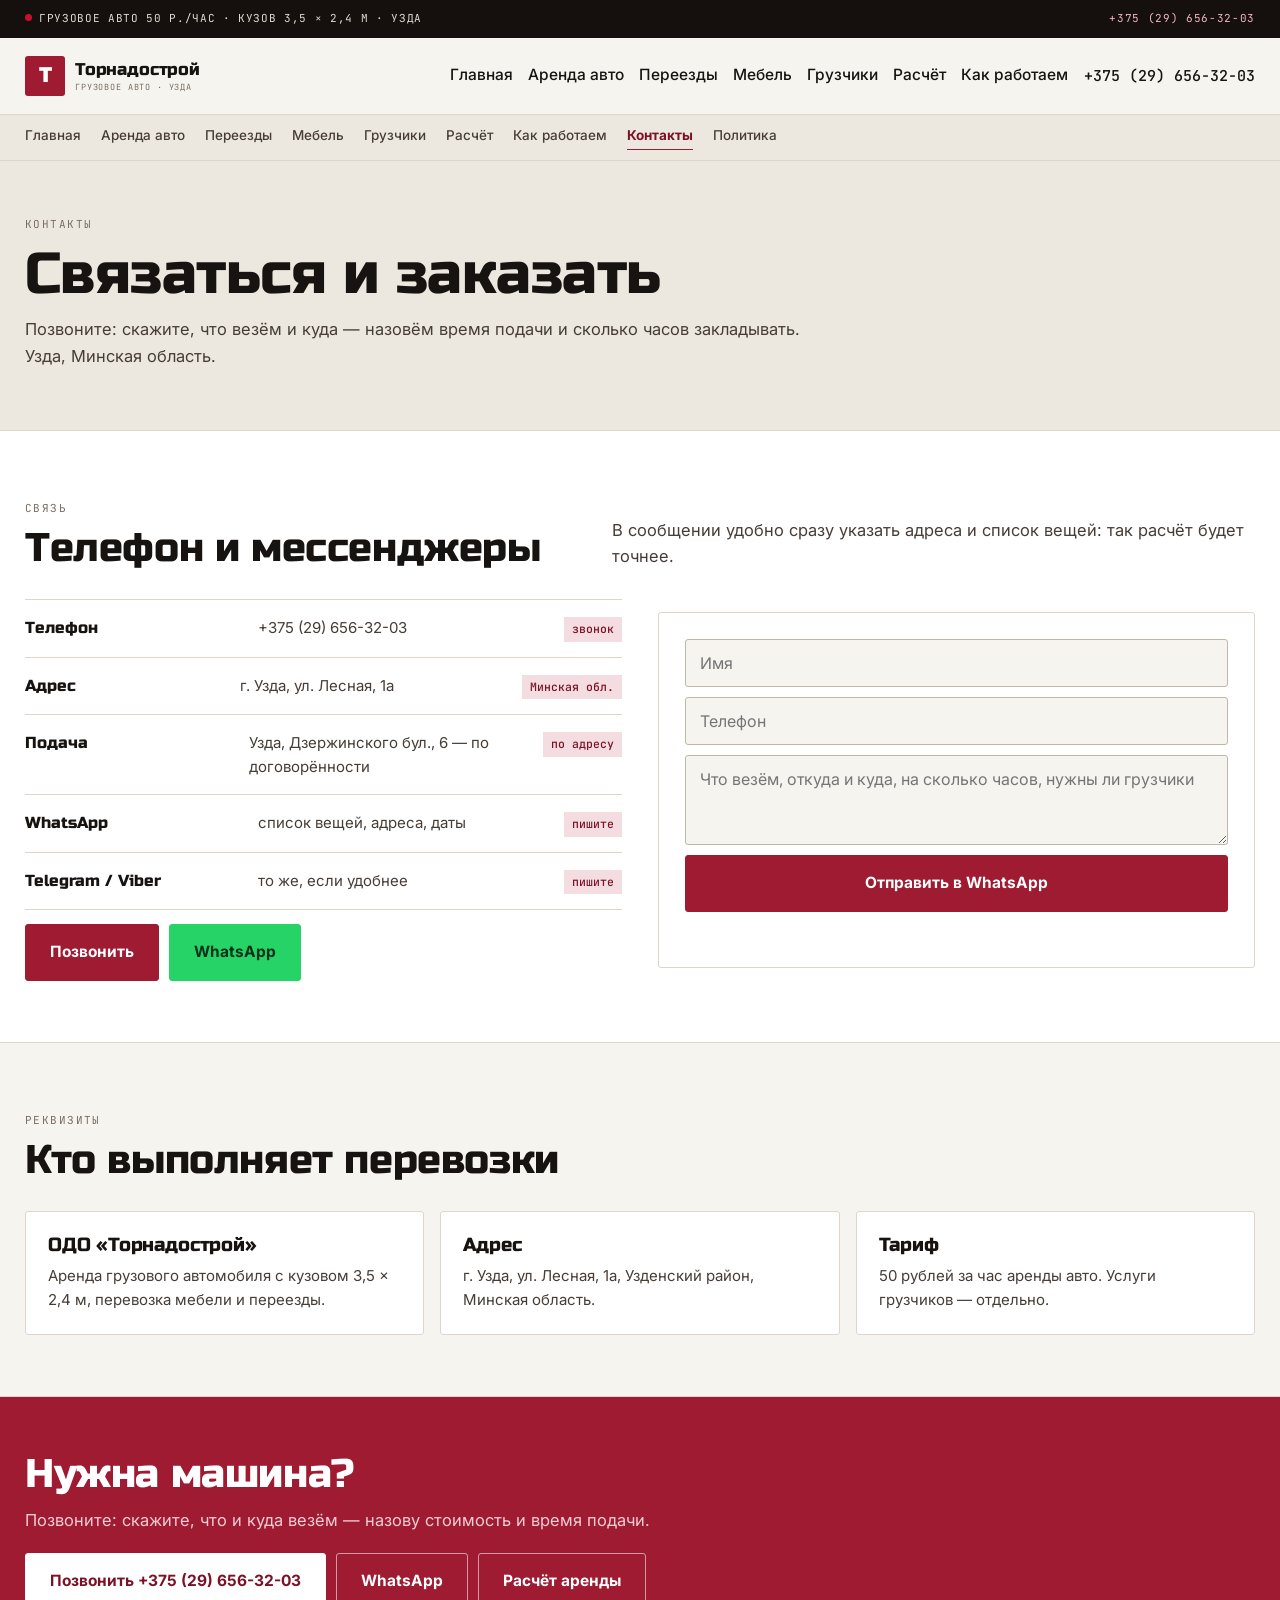
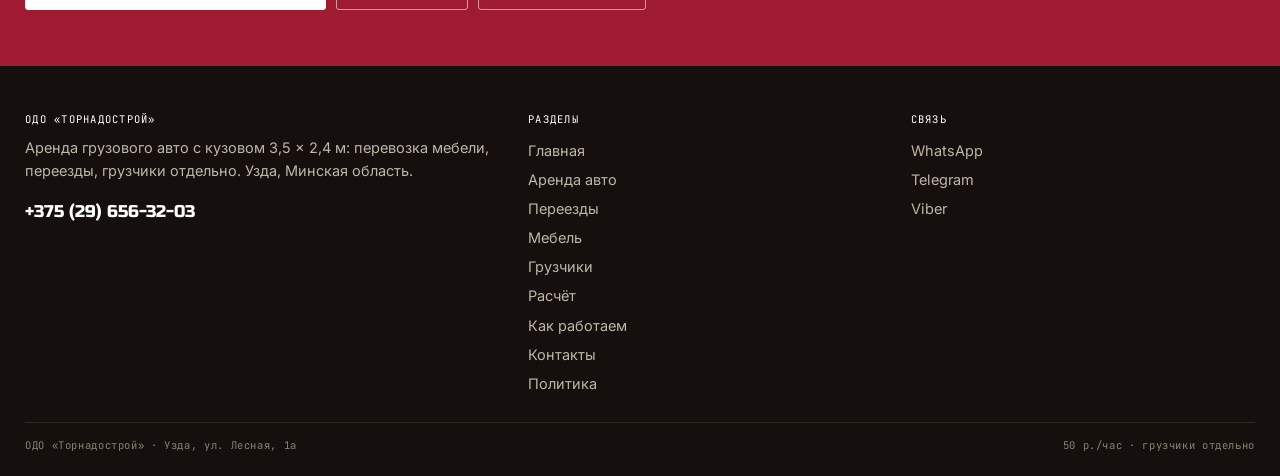
<file: kontakty.html>
<!doctype html><html lang="ru"><head><meta charset="utf-8">
<meta name="viewport" content="width=device-width,initial-scale=1">
<title>Контакты — ОДО «Торнадострой», Узда, ул. Лесная, 1а</title><meta name="description" content="ОДО «Торнадострой»: +375 (29) 656-32-03. Аренда грузового авто с кузовом 3,5 × 2,4 м, 50 р./час, Узда, ул. Лесная, 1а.">
<meta property="og:title" content="Контакты — ОДО «Торнадострой», Узда, ул. Лесная, 1а"><meta property="og:description" content="ОДО «Торнадострой»: +375 (29) 656-32-03. Аренда грузового авто с кузовом 3,5 × 2,4 м, 50 р./час, Узда, ул. Лесная, 1а."><meta property="og:type" content="website">
<link rel="preconnect" href="https://fonts.googleapis.com"><link rel="preconnect" href="https://fonts.gstatic.com" crossorigin>
<link href="https://fonts.googleapis.com/css2?family=Russo+One&family=Inter:wght@400;500;600&family=JetBrains+Mono:wght@400;500&display=swap" rel="stylesheet">
<style>
:root{--paper:#F6F4EF;--ink:#171310;--ink2:#463D36;--muted:#7A6E64;--line:#DED6CA;--line2:#C2B6A6;
--wine:#9E1B32;--wine-d:#7C1226;--wine-l:#F3DDE1;--graph:#241C18;--deep:#15100D}
*{box-sizing:border-box}
body{margin:0;background:var(--paper);color:var(--ink);font:16.5px/1.6 Inter,system-ui,sans-serif;overflow-x:hidden}
img{max-width:100%;display:block}
a{color:inherit;text-decoration:none}
button{font:inherit;color:inherit;background:none;border:0;cursor:pointer}
h1,h2,h3,h4{margin:0;font-family:'Russo One',system-ui,sans-serif;font-weight:400;line-height:1.06;letter-spacing:-.01em;overflow-wrap:anywhere}
h1{font-size:clamp(30px,4.6vw,58px)}
h2{font-size:clamp(24px,3.2vw,40px)}
p{margin:0 0 13px;overflow-wrap:break-word}
.wrap{width:min(1230px,100% - 36px);margin:0 auto}
.btn{display:inline-flex;align-items:center;justify-content:center;gap:9px;padding:15px 24px;border-radius:3px;font-weight:700;font-size:15.5px;border:1.5px solid transparent;transition:.15s}
.btn--p{background:var(--wine);color:#fff;border-color:var(--wine)}.btn--p:hover{background:var(--wine-d);border-color:var(--wine-d)}
.btn--s{background:transparent;color:var(--ink);border-color:var(--line2)}.btn--s:hover{border-color:var(--ink)}
</style>
<link rel="stylesheet" href="assets/css/site.v1.css"></head><body>
<div class="top"><div class="wrap"><span><i></i>Грузовое авто 50 р./час · кузов 3,5 × 2,4 м · Узда</span><a href="tel:+375296563203">+375 (29) 656-32-03</a></div></div>
<header class="hd"><div class="wrap hd__in">
<a class="logo" href="index.html"><b>Т</b><span>Торнадострой<small>грузовое авто · Узда</small></span></a>
<nav class="nav"><a href="index.html">Главная</a><a href="arenda-avto.html">Аренда авто</a><a href="pereezdy.html">Переезды</a><a href="mebel.html">Мебель</a><a href="gruzchiki.html">Грузчики</a><a href="raschet.html">Расчёт</a><a href="process.html">Как работаем</a></nav><a class="hd__tel" href="tel:+375296563203">+375 (29) 656-32-03</a>
<button class="burger" id="burger" aria-label="Меню" aria-expanded="false"><span></span><span></span><span></span></button>
</div></header>
<div class="strip"><div class="wrap strip__in"><a href="index.html">Главная</a><a href="arenda-avto.html">Аренда авто</a><a href="pereezdy.html">Переезды</a><a href="mebel.html">Мебель</a><a href="gruzchiki.html">Грузчики</a><a href="raschet.html">Расчёт</a><a href="process.html">Как работаем</a><a href="kontakty.html" aria-current="page">Контакты</a><a href="politika.html">Политика</a></div></div>
<div class="drw" id="drawer" role="dialog" aria-modal="true" aria-label="Меню"><div class="drw__top"><b>Меню</b><button class="drw__x" id="drawerClose" aria-label="Закрыть">×</button></div>
<nav><a href="index.html">Главная</a><a href="arenda-avto.html">Аренда авто</a><a href="pereezdy.html">Переезды</a><a href="mebel.html">Мебель</a><a href="gruzchiki.html">Грузчики</a><a href="raschet.html">Расчёт</a><a href="process.html">Как работаем</a><a href="kontakty.html">Контакты</a><a href="politika.html">Политика</a></nav><div class="drw__c"><a class="btn btn--p" href="tel:+375296563203">Позвонить</a><a class="btn btn--s" href="https://wa.me/375296563203" target="_blank" rel="noopener">WhatsApp</a></div></div>
<main><section class="ph"><div class="wrap"><span class="mono">Контакты</span><h1 style="margin-top:9px">Связаться и заказать</h1><p>Позвоните: скажите, что везём и куда — назовём время подачи и сколько часов закладывать. Узда, Минская область.</p></div></section><section class="sec sec--alt"><div class="wrap"><div class="sec__head"><div><span class="mono">Связь</span><h2 style="margin-top:8px">Телефон и мессенджеры</h2></div><p>В сообщении удобно сразу указать адреса и список вещей: так расчёт будет точнее.</p></div><div class="split"><div><div class="rows"><div class="row"><b>Телефон</b><span>+375 (29) 656-32-03</span><i>звонок</i></div><div class="row"><b>Адрес</b><span>г. Узда, ул. Лесная, 1а</span><i>Минская обл.</i></div><div class="row"><b>Подача</b><span>Узда, Дзержинского бул., 6 — по договорённости</span><i>по адресу</i></div><div class="row"><b>WhatsApp</b><span>список вещей, адреса, даты</span><i>пишите</i></div><div class="row"><b>Telegram / Viber</b><span>то же, если удобнее</span><i>пишите</i></div></div><div style="display:flex;gap:10px;flex-wrap:wrap;margin-top:14px"><a class="btn btn--p" href="tel:+375296563203">Позвонить</a><a class="btn btn--w" href="https://wa.me/375296563203" target="_blank" rel="noopener">WhatsApp</a></div></div><div><form class="form" novalidate><input name="name" placeholder="Имя" autocomplete="name"><input name="phone" type="tel" placeholder="Телефон" autocomplete="tel" inputmode="tel"><textarea name="msg" placeholder="Что везём, откуда и куда, на сколько часов, нужны ли грузчики"></textarea><button class="btn btn--p" type="submit">Отправить в WhatsApp</button><div class="msg" id="formMsg" role="status"></div></form></div></div></div></section><section class="sec "><div class="wrap"><div class="sec__head"><div><span class="mono">Реквизиты</span><h2 style="margin-top:8px">Кто выполняет перевозки</h2></div><p></p></div><div class="cards"><div class="card"><h3>ОДО «Торнадострой»</h3><p>Аренда грузового автомобиля с кузовом 3,5 × 2,4 м, перевозка мебели и переезды.</p></div><div class="card"><h3>Адрес</h3><p>г. Узда, ул. Лесная, 1а, Узденский район, Минская область.</p></div><div class="card"><h3>Тариф</h3><p>50 рублей за час аренды авто. Услуги грузчиков — отдельно.</p></div></div></div></section><section class="cta"><div class="wrap"><h2>Нужна машина?</h2><p>Позвоните: скажите, что и куда везём — назову стоимость и время подачи.</p><div class="cta__a"><a class="btn btn--p" href="tel:+375296563203">Позвонить +375 (29) 656-32-03</a><a class="btn btn--s" href="https://wa.me/375296563203" target="_blank" rel="noopener">WhatsApp</a><a class="btn btn--s" href="raschet.html">Расчёт аренды</a></div></div></section></main>
<footer class="ft"><div class="wrap"><div class="ft__g">
<div><h4>ОДО «Торнадострой»</h4><p>Аренда грузового авто с кузовом 3,5 × 2,4 м: перевозка мебели, переезды, грузчики отдельно. Узда, Минская область.</p>
<a class="ft__tel" href="tel:+375296563203">+375 (29) 656-32-03</a></div>
<div><h4>Разделы</h4><a href="index.html">Главная</a><a href="arenda-avto.html">Аренда авто</a><a href="pereezdy.html">Переезды</a><a href="mebel.html">Мебель</a><a href="gruzchiki.html">Грузчики</a><a href="raschet.html">Расчёт</a><a href="process.html">Как работаем</a><a href="kontakty.html">Контакты</a><a href="politika.html">Политика</a></div>
<div><h4>Связь</h4><a href="https://wa.me/375296563203" target="_blank" rel="noopener">WhatsApp</a><a href="https://t.me/+375296563203" target="_blank" rel="noopener">Telegram</a><a href="viber://chat?number=%2B375296563203">Viber</a></div>
</div><div class="ft__bot"><span>ОДО «Торнадострой» · Узда, ул. Лесная, 1а</span><span>50 р./час · грузчики отдельно</span></div></div></footer>
<div class="mbar"><a href="tel:+375296563203"><b>Позвонить</b></a><a href="https://wa.me/375296563203" target="_blank" rel="noopener"><b>WhatsApp</b></a><a href="viber://chat?number=%2B375296563203"><b>Viber</b></a><a href="https://t.me/+375296563203" target="_blank" rel="noopener"><b>Telegram</b></a></div>
<script src="assets/js/main.v1.js" defer></script></body></html>
</file>
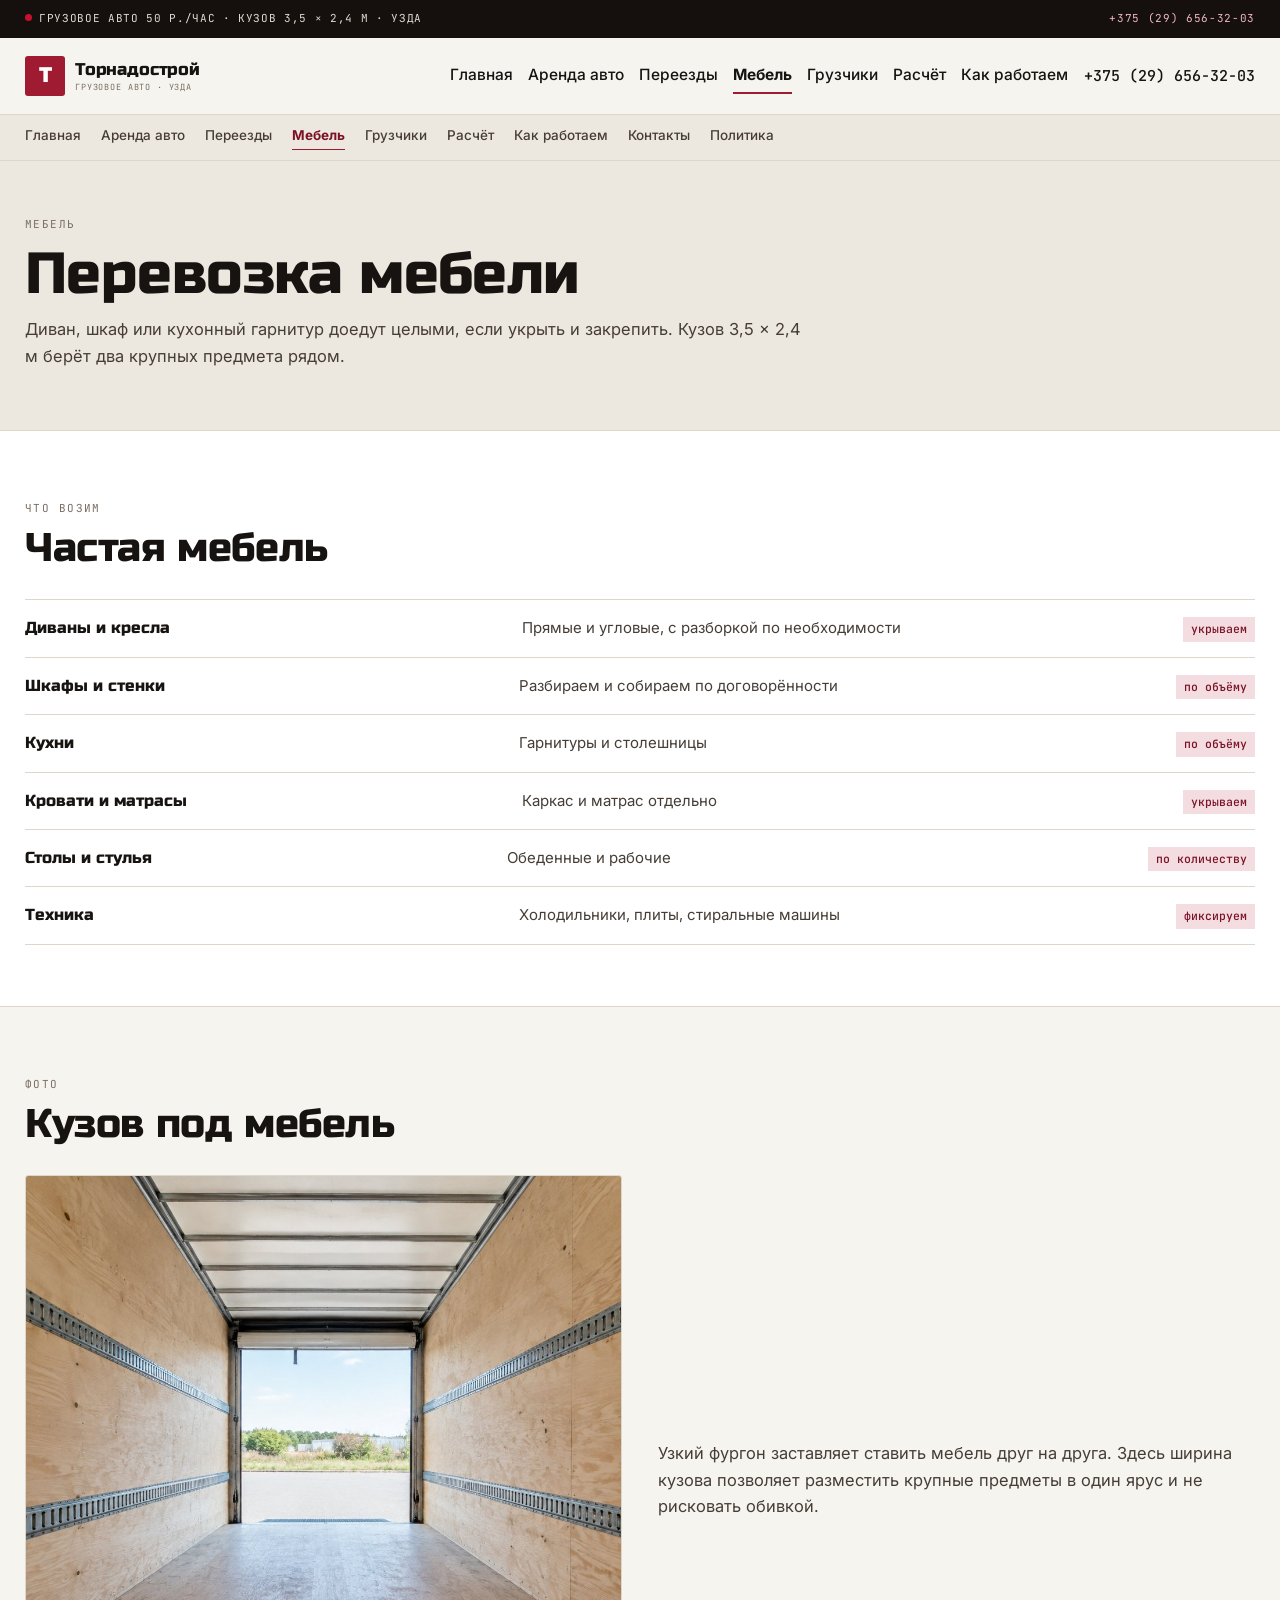
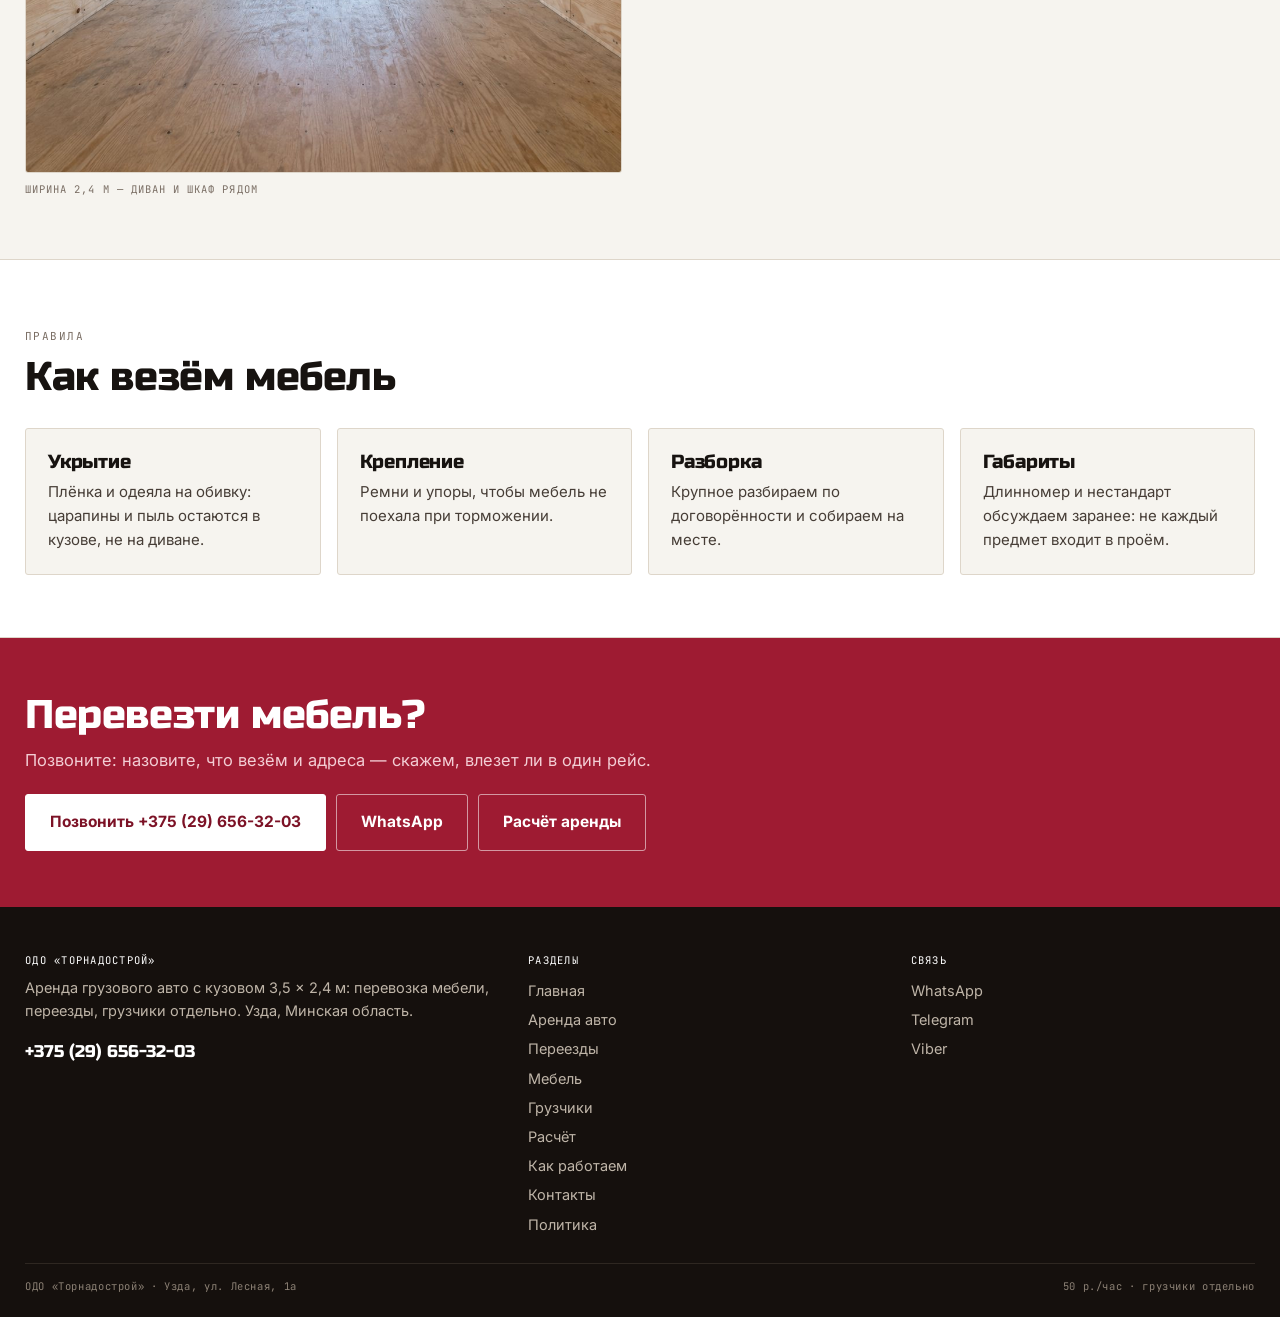
<file: mebel.html>
<!doctype html><html lang="ru"><head><meta charset="utf-8">
<meta name="viewport" content="width=device-width,initial-scale=1">
<title>Перевозка мебели — диваны, шкафы, кухни | Торнадострой, Узда</title><meta name="description" content="Перевозка мебели в Узде: диваны, шкафы, кухонные гарнитуры. Укрываем и крепим, грузчики отдельно. Кузов 3,5 × 2,4 м, 50 р./час.">
<meta property="og:title" content="Перевозка мебели — диваны, шкафы, кухни | Торнадострой, Узда"><meta property="og:description" content="Перевозка мебели в Узде: диваны, шкафы, кухонные гарнитуры. Укрываем и крепим, грузчики отдельно. Кузов 3,5 × 2,4 м, 50 р./час."><meta property="og:type" content="website">
<link rel="preconnect" href="https://fonts.googleapis.com"><link rel="preconnect" href="https://fonts.gstatic.com" crossorigin>
<link href="https://fonts.googleapis.com/css2?family=Russo+One&family=Inter:wght@400;500;600&family=JetBrains+Mono:wght@400;500&display=swap" rel="stylesheet">
<style>
:root{--paper:#F6F4EF;--ink:#171310;--ink2:#463D36;--muted:#7A6E64;--line:#DED6CA;--line2:#C2B6A6;
--wine:#9E1B32;--wine-d:#7C1226;--wine-l:#F3DDE1;--graph:#241C18;--deep:#15100D}
*{box-sizing:border-box}
body{margin:0;background:var(--paper);color:var(--ink);font:16.5px/1.6 Inter,system-ui,sans-serif;overflow-x:hidden}
img{max-width:100%;display:block}
a{color:inherit;text-decoration:none}
button{font:inherit;color:inherit;background:none;border:0;cursor:pointer}
h1,h2,h3,h4{margin:0;font-family:'Russo One',system-ui,sans-serif;font-weight:400;line-height:1.06;letter-spacing:-.01em;overflow-wrap:anywhere}
h1{font-size:clamp(30px,4.6vw,58px)}
h2{font-size:clamp(24px,3.2vw,40px)}
p{margin:0 0 13px;overflow-wrap:break-word}
.wrap{width:min(1230px,100% - 36px);margin:0 auto}
.btn{display:inline-flex;align-items:center;justify-content:center;gap:9px;padding:15px 24px;border-radius:3px;font-weight:700;font-size:15.5px;border:1.5px solid transparent;transition:.15s}
.btn--p{background:var(--wine);color:#fff;border-color:var(--wine)}.btn--p:hover{background:var(--wine-d);border-color:var(--wine-d)}
.btn--s{background:transparent;color:var(--ink);border-color:var(--line2)}.btn--s:hover{border-color:var(--ink)}
</style>
<link rel="stylesheet" href="assets/css/site.v1.css"></head><body>
<div class="top"><div class="wrap"><span><i></i>Грузовое авто 50 р./час · кузов 3,5 × 2,4 м · Узда</span><a href="tel:+375296563203">+375 (29) 656-32-03</a></div></div>
<header class="hd"><div class="wrap hd__in">
<a class="logo" href="index.html"><b>Т</b><span>Торнадострой<small>грузовое авто · Узда</small></span></a>
<nav class="nav"><a href="index.html">Главная</a><a href="arenda-avto.html">Аренда авто</a><a href="pereezdy.html">Переезды</a><a href="mebel.html" class="on">Мебель</a><a href="gruzchiki.html">Грузчики</a><a href="raschet.html">Расчёт</a><a href="process.html">Как работаем</a></nav><a class="hd__tel" href="tel:+375296563203">+375 (29) 656-32-03</a>
<button class="burger" id="burger" aria-label="Меню" aria-expanded="false"><span></span><span></span><span></span></button>
</div></header>
<div class="strip"><div class="wrap strip__in"><a href="index.html">Главная</a><a href="arenda-avto.html">Аренда авто</a><a href="pereezdy.html">Переезды</a><a href="mebel.html" aria-current="page">Мебель</a><a href="gruzchiki.html">Грузчики</a><a href="raschet.html">Расчёт</a><a href="process.html">Как работаем</a><a href="kontakty.html">Контакты</a><a href="politika.html">Политика</a></div></div>
<div class="drw" id="drawer" role="dialog" aria-modal="true" aria-label="Меню"><div class="drw__top"><b>Меню</b><button class="drw__x" id="drawerClose" aria-label="Закрыть">×</button></div>
<nav><a href="index.html">Главная</a><a href="arenda-avto.html">Аренда авто</a><a href="pereezdy.html">Переезды</a><a href="mebel.html">Мебель</a><a href="gruzchiki.html">Грузчики</a><a href="raschet.html">Расчёт</a><a href="process.html">Как работаем</a><a href="kontakty.html">Контакты</a><a href="politika.html">Политика</a></nav><div class="drw__c"><a class="btn btn--p" href="tel:+375296563203">Позвонить</a><a class="btn btn--s" href="https://wa.me/375296563203" target="_blank" rel="noopener">WhatsApp</a></div></div>
<main><section class="ph"><div class="wrap"><span class="mono">Мебель</span><h1 style="margin-top:9px">Перевозка мебели</h1><p>Диван, шкаф или кухонный гарнитур доедут целыми, если укрыть и закрепить. Кузов 3,5 × 2,4 м берёт два крупных предмета рядом.</p></div></section><section class="sec sec--alt"><div class="wrap"><div class="sec__head"><div><span class="mono">Что возим</span><h2 style="margin-top:8px">Частая мебель</h2></div><p></p></div><div class="rows"><div class="row"><b>Диваны и кресла</b><span>Прямые и угловые, с разборкой по необходимости</span><i>укрываем</i></div><div class="row"><b>Шкафы и стенки</b><span>Разбираем и собираем по договорённости</span><i>по объёму</i></div><div class="row"><b>Кухни</b><span>Гарнитуры и столешницы</span><i>по объёму</i></div><div class="row"><b>Кровати и матрасы</b><span>Каркас и матрас отдельно</span><i>укрываем</i></div><div class="row"><b>Столы и стулья</b><span>Обеденные и рабочие</span><i>по количеству</i></div><div class="row"><b>Техника</b><span>Холодильники, плиты, стиральные машины</span><i>фиксируем</i></div></div></div></section><section class="sec "><div class="wrap"><div class="sec__head"><div><span class="mono">Фото</span><h2 style="margin-top:8px">Кузов под мебель</h2></div><p></p></div><div class="split"><figure><img src="assets/img/box.jpg" alt="Пустой кузов грузовика перед загрузкой мебели" loading="lazy"><figcaption>Ширина 2,4 м — диван и шкаф рядом</figcaption></figure><div><p style="color:var(--ink2)">Узкий фургон заставляет ставить мебель друг на друга. Здесь ширина кузова позволяет разместить крупные предметы в один ярус и не рисковать обивкой.</p></div></div></div></section><section class="sec sec--alt"><div class="wrap"><div class="sec__head"><div><span class="mono">Правила</span><h2 style="margin-top:8px">Как везём мебель</h2></div><p></p></div><div class="cards"><div class="card"><h3>Укрытие</h3><p>Плёнка и одеяла на обивку: царапины и пыль остаются в кузове, не на диване.</p></div><div class="card"><h3>Крепление</h3><p>Ремни и упоры, чтобы мебель не поехала при торможении.</p></div><div class="card"><h3>Разборка</h3><p>Крупное разбираем по договорённости и собираем на месте.</p></div><div class="card"><h3>Габариты</h3><p>Длинномер и нестандарт обсуждаем заранее: не каждый предмет входит в проём.</p></div></div></div></section><section class="cta"><div class="wrap"><h2>Перевезти мебель?</h2><p>Позвоните: назовите, что везём и адреса — скажем, влезет ли в один рейс.</p><div class="cta__a"><a class="btn btn--p" href="tel:+375296563203">Позвонить +375 (29) 656-32-03</a><a class="btn btn--s" href="https://wa.me/375296563203" target="_blank" rel="noopener">WhatsApp</a><a class="btn btn--s" href="raschet.html">Расчёт аренды</a></div></div></section></main>
<footer class="ft"><div class="wrap"><div class="ft__g">
<div><h4>ОДО «Торнадострой»</h4><p>Аренда грузового авто с кузовом 3,5 × 2,4 м: перевозка мебели, переезды, грузчики отдельно. Узда, Минская область.</p>
<a class="ft__tel" href="tel:+375296563203">+375 (29) 656-32-03</a></div>
<div><h4>Разделы</h4><a href="index.html">Главная</a><a href="arenda-avto.html">Аренда авто</a><a href="pereezdy.html">Переезды</a><a href="mebel.html">Мебель</a><a href="gruzchiki.html">Грузчики</a><a href="raschet.html">Расчёт</a><a href="process.html">Как работаем</a><a href="kontakty.html">Контакты</a><a href="politika.html">Политика</a></div>
<div><h4>Связь</h4><a href="https://wa.me/375296563203" target="_blank" rel="noopener">WhatsApp</a><a href="https://t.me/+375296563203" target="_blank" rel="noopener">Telegram</a><a href="viber://chat?number=%2B375296563203">Viber</a></div>
</div><div class="ft__bot"><span>ОДО «Торнадострой» · Узда, ул. Лесная, 1а</span><span>50 р./час · грузчики отдельно</span></div></div></footer>
<div class="mbar"><a href="tel:+375296563203"><b>Позвонить</b></a><a href="https://wa.me/375296563203" target="_blank" rel="noopener"><b>WhatsApp</b></a><a href="viber://chat?number=%2B375296563203"><b>Viber</b></a><a href="https://t.me/+375296563203" target="_blank" rel="noopener"><b>Telegram</b></a></div>
<script src="assets/js/main.v1.js" defer></script></body></html>
</file>
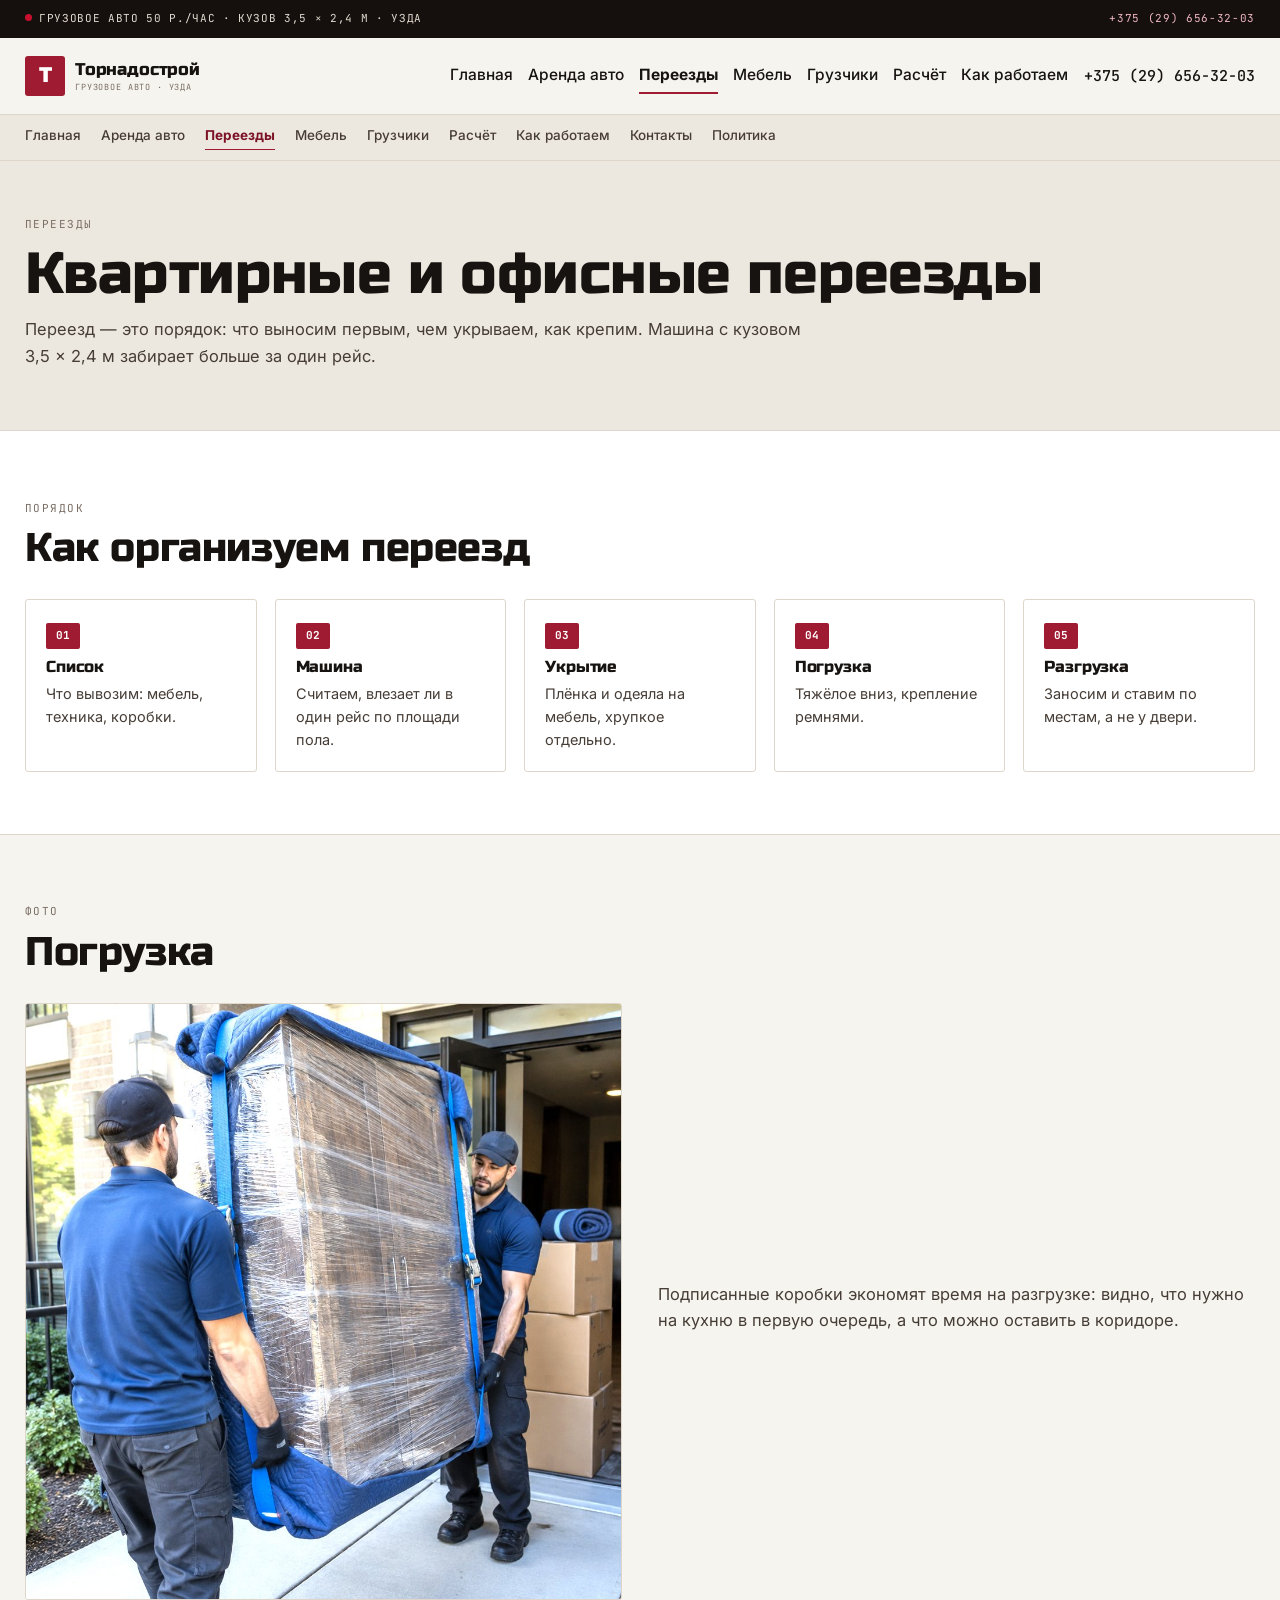
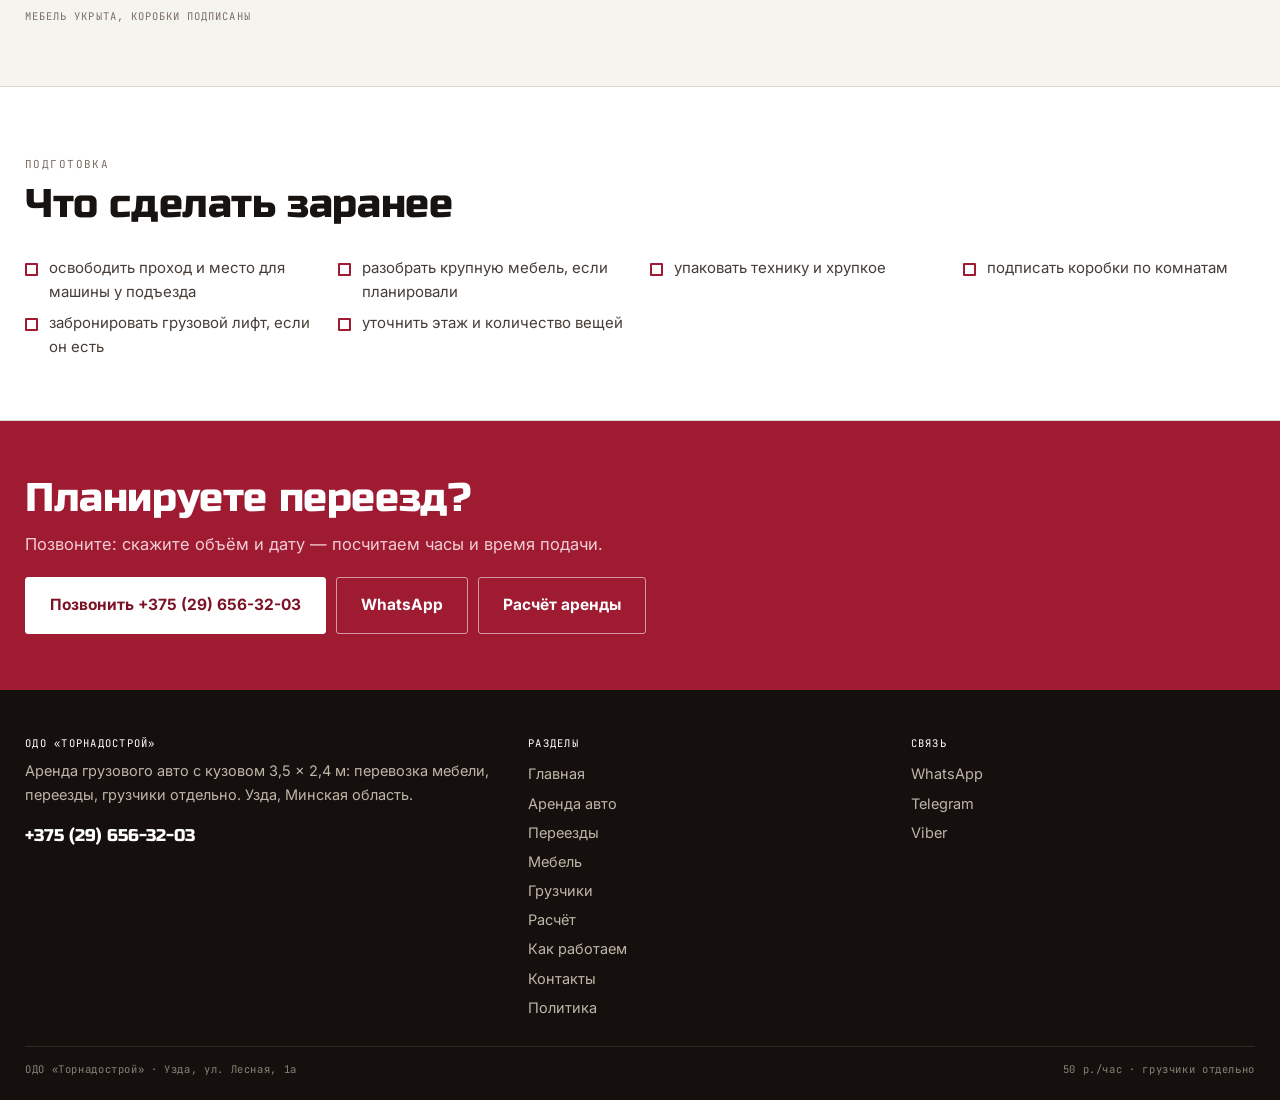
<file: pereezdy.html>
<!doctype html><html lang="ru"><head><meta charset="utf-8">
<meta name="viewport" content="width=device-width,initial-scale=1">
<title>Квартирные и офисные переезды — грузовое авто, Узда</title><meta name="description" content="Переезды в Узде и районе: грузовое авто с кузовом 3,5 × 2,4 м, перевозка мебели и техники, грузчики отдельно. 50 р./час.">
<meta property="og:title" content="Квартирные и офисные переезды — грузовое авто, Узда"><meta property="og:description" content="Переезды в Узде и районе: грузовое авто с кузовом 3,5 × 2,4 м, перевозка мебели и техники, грузчики отдельно. 50 р./час."><meta property="og:type" content="website">
<link rel="preconnect" href="https://fonts.googleapis.com"><link rel="preconnect" href="https://fonts.gstatic.com" crossorigin>
<link href="https://fonts.googleapis.com/css2?family=Russo+One&family=Inter:wght@400;500;600&family=JetBrains+Mono:wght@400;500&display=swap" rel="stylesheet">
<style>
:root{--paper:#F6F4EF;--ink:#171310;--ink2:#463D36;--muted:#7A6E64;--line:#DED6CA;--line2:#C2B6A6;
--wine:#9E1B32;--wine-d:#7C1226;--wine-l:#F3DDE1;--graph:#241C18;--deep:#15100D}
*{box-sizing:border-box}
body{margin:0;background:var(--paper);color:var(--ink);font:16.5px/1.6 Inter,system-ui,sans-serif;overflow-x:hidden}
img{max-width:100%;display:block}
a{color:inherit;text-decoration:none}
button{font:inherit;color:inherit;background:none;border:0;cursor:pointer}
h1,h2,h3,h4{margin:0;font-family:'Russo One',system-ui,sans-serif;font-weight:400;line-height:1.06;letter-spacing:-.01em;overflow-wrap:anywhere}
h1{font-size:clamp(30px,4.6vw,58px)}
h2{font-size:clamp(24px,3.2vw,40px)}
p{margin:0 0 13px;overflow-wrap:break-word}
.wrap{width:min(1230px,100% - 36px);margin:0 auto}
.btn{display:inline-flex;align-items:center;justify-content:center;gap:9px;padding:15px 24px;border-radius:3px;font-weight:700;font-size:15.5px;border:1.5px solid transparent;transition:.15s}
.btn--p{background:var(--wine);color:#fff;border-color:var(--wine)}.btn--p:hover{background:var(--wine-d);border-color:var(--wine-d)}
.btn--s{background:transparent;color:var(--ink);border-color:var(--line2)}.btn--s:hover{border-color:var(--ink)}
</style>
<link rel="stylesheet" href="assets/css/site.v1.css"></head><body>
<div class="top"><div class="wrap"><span><i></i>Грузовое авто 50 р./час · кузов 3,5 × 2,4 м · Узда</span><a href="tel:+375296563203">+375 (29) 656-32-03</a></div></div>
<header class="hd"><div class="wrap hd__in">
<a class="logo" href="index.html"><b>Т</b><span>Торнадострой<small>грузовое авто · Узда</small></span></a>
<nav class="nav"><a href="index.html">Главная</a><a href="arenda-avto.html">Аренда авто</a><a href="pereezdy.html" class="on">Переезды</a><a href="mebel.html">Мебель</a><a href="gruzchiki.html">Грузчики</a><a href="raschet.html">Расчёт</a><a href="process.html">Как работаем</a></nav><a class="hd__tel" href="tel:+375296563203">+375 (29) 656-32-03</a>
<button class="burger" id="burger" aria-label="Меню" aria-expanded="false"><span></span><span></span><span></span></button>
</div></header>
<div class="strip"><div class="wrap strip__in"><a href="index.html">Главная</a><a href="arenda-avto.html">Аренда авто</a><a href="pereezdy.html" aria-current="page">Переезды</a><a href="mebel.html">Мебель</a><a href="gruzchiki.html">Грузчики</a><a href="raschet.html">Расчёт</a><a href="process.html">Как работаем</a><a href="kontakty.html">Контакты</a><a href="politika.html">Политика</a></div></div>
<div class="drw" id="drawer" role="dialog" aria-modal="true" aria-label="Меню"><div class="drw__top"><b>Меню</b><button class="drw__x" id="drawerClose" aria-label="Закрыть">×</button></div>
<nav><a href="index.html">Главная</a><a href="arenda-avto.html">Аренда авто</a><a href="pereezdy.html">Переезды</a><a href="mebel.html">Мебель</a><a href="gruzchiki.html">Грузчики</a><a href="raschet.html">Расчёт</a><a href="process.html">Как работаем</a><a href="kontakty.html">Контакты</a><a href="politika.html">Политика</a></nav><div class="drw__c"><a class="btn btn--p" href="tel:+375296563203">Позвонить</a><a class="btn btn--s" href="https://wa.me/375296563203" target="_blank" rel="noopener">WhatsApp</a></div></div>
<main><section class="ph"><div class="wrap"><span class="mono">Переезды</span><h1 style="margin-top:9px">Квартирные и офисные переезды</h1><p>Переезд — это порядок: что выносим первым, чем укрываем, как крепим. Машина с кузовом 3,5 × 2,4 м забирает больше за один рейс.</p></div></section><section class="sec sec--alt"><div class="wrap"><div class="sec__head"><div><span class="mono">Порядок</span><h2 style="margin-top:8px">Как организуем переезд</h2></div><p></p></div><div class="steps"><div class="step"><b>01</b><h3>Список</h3><p>Что вывозим: мебель, техника, коробки.</p></div><div class="step"><b>02</b><h3>Машина</h3><p>Считаем, влезает ли в один рейс по площади пола.</p></div><div class="step"><b>03</b><h3>Укрытие</h3><p>Плёнка и одеяла на мебель, хрупкое отдельно.</p></div><div class="step"><b>04</b><h3>Погрузка</h3><p>Тяжёлое вниз, крепление ремнями.</p></div><div class="step"><b>05</b><h3>Разгрузка</h3><p>Заносим и ставим по местам, а не у двери.</p></div></div></div></section><section class="sec "><div class="wrap"><div class="sec__head"><div><span class="mono">Фото</span><h2 style="margin-top:8px">Погрузка</h2></div><p></p></div><div class="split"><figure><img src="assets/img/movers.jpg" alt="Грузчики выносят шкаф и коробки из подъезда" loading="lazy"><figcaption>Мебель укрыта, коробки подписаны</figcaption></figure><div><p style="color:var(--ink2)">Подписанные коробки экономят время на разгрузке: видно, что нужно на кухню в первую очередь, а что можно оставить в коридоре.</p></div></div></div></section><section class="sec sec--alt"><div class="wrap"><div class="sec__head"><div><span class="mono">Подготовка</span><h2 style="margin-top:8px">Что сделать заранее</h2></div><p></p></div><ul class="chk"><li>освободить проход и место для машины у подъезда</li><li>разобрать крупную мебель, если планировали</li><li>упаковать технику и хрупкое</li><li>подписать коробки по комнатам</li><li>забронировать грузовой лифт, если он есть</li><li>уточнить этаж и количество вещей</li></ul></div></section><section class="cta"><div class="wrap"><h2>Планируете переезд?</h2><p>Позвоните: скажите объём и дату — посчитаем часы и время подачи.</p><div class="cta__a"><a class="btn btn--p" href="tel:+375296563203">Позвонить +375 (29) 656-32-03</a><a class="btn btn--s" href="https://wa.me/375296563203" target="_blank" rel="noopener">WhatsApp</a><a class="btn btn--s" href="raschet.html">Расчёт аренды</a></div></div></section></main>
<footer class="ft"><div class="wrap"><div class="ft__g">
<div><h4>ОДО «Торнадострой»</h4><p>Аренда грузового авто с кузовом 3,5 × 2,4 м: перевозка мебели, переезды, грузчики отдельно. Узда, Минская область.</p>
<a class="ft__tel" href="tel:+375296563203">+375 (29) 656-32-03</a></div>
<div><h4>Разделы</h4><a href="index.html">Главная</a><a href="arenda-avto.html">Аренда авто</a><a href="pereezdy.html">Переезды</a><a href="mebel.html">Мебель</a><a href="gruzchiki.html">Грузчики</a><a href="raschet.html">Расчёт</a><a href="process.html">Как работаем</a><a href="kontakty.html">Контакты</a><a href="politika.html">Политика</a></div>
<div><h4>Связь</h4><a href="https://wa.me/375296563203" target="_blank" rel="noopener">WhatsApp</a><a href="https://t.me/+375296563203" target="_blank" rel="noopener">Telegram</a><a href="viber://chat?number=%2B375296563203">Viber</a></div>
</div><div class="ft__bot"><span>ОДО «Торнадострой» · Узда, ул. Лесная, 1а</span><span>50 р./час · грузчики отдельно</span></div></div></footer>
<div class="mbar"><a href="tel:+375296563203"><b>Позвонить</b></a><a href="https://wa.me/375296563203" target="_blank" rel="noopener"><b>WhatsApp</b></a><a href="viber://chat?number=%2B375296563203"><b>Viber</b></a><a href="https://t.me/+375296563203" target="_blank" rel="noopener"><b>Telegram</b></a></div>
<script src="assets/js/main.v1.js" defer></script></body></html>
</file>
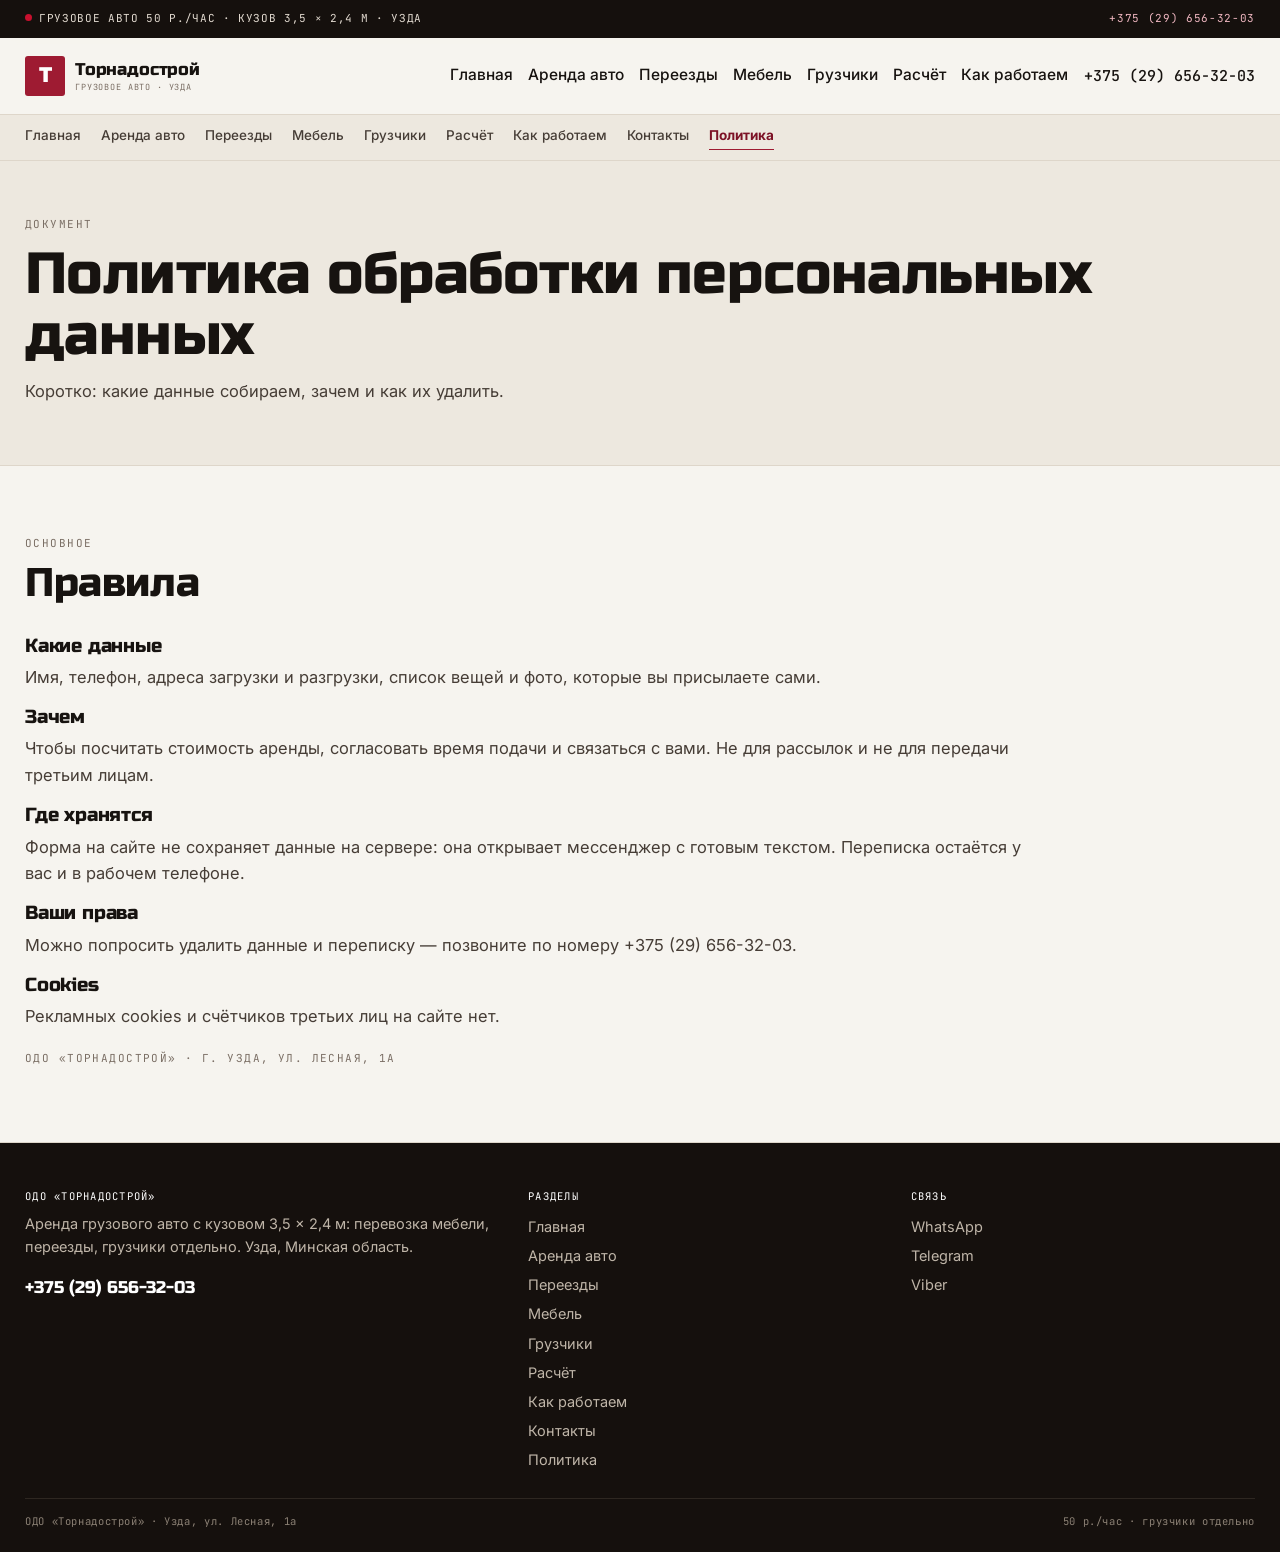
<file: politika.html>
<!doctype html><html lang="ru"><head><meta charset="utf-8">
<meta name="viewport" content="width=device-width,initial-scale=1">
<title>Политика обработки данных — ОДО «Торнадострой»</title><meta name="description" content="Политика в отношении обработки персональных данных сайта аренды грузового авто: какие данные собираем, зачем и как удалить.">
<meta property="og:title" content="Политика обработки данных — ОДО «Торнадострой»"><meta property="og:description" content="Политика в отношении обработки персональных данных сайта аренды грузового авто: какие данные собираем, зачем и как удалить."><meta property="og:type" content="website">
<link rel="preconnect" href="https://fonts.googleapis.com"><link rel="preconnect" href="https://fonts.gstatic.com" crossorigin>
<link href="https://fonts.googleapis.com/css2?family=Russo+One&family=Inter:wght@400;500;600&family=JetBrains+Mono:wght@400;500&display=swap" rel="stylesheet">
<style>
:root{--paper:#F6F4EF;--ink:#171310;--ink2:#463D36;--muted:#7A6E64;--line:#DED6CA;--line2:#C2B6A6;
--wine:#9E1B32;--wine-d:#7C1226;--wine-l:#F3DDE1;--graph:#241C18;--deep:#15100D}
*{box-sizing:border-box}
body{margin:0;background:var(--paper);color:var(--ink);font:16.5px/1.6 Inter,system-ui,sans-serif;overflow-x:hidden}
img{max-width:100%;display:block}
a{color:inherit;text-decoration:none}
button{font:inherit;color:inherit;background:none;border:0;cursor:pointer}
h1,h2,h3,h4{margin:0;font-family:'Russo One',system-ui,sans-serif;font-weight:400;line-height:1.06;letter-spacing:-.01em;overflow-wrap:anywhere}
h1{font-size:clamp(30px,4.6vw,58px)}
h2{font-size:clamp(24px,3.2vw,40px)}
p{margin:0 0 13px;overflow-wrap:break-word}
.wrap{width:min(1230px,100% - 36px);margin:0 auto}
.btn{display:inline-flex;align-items:center;justify-content:center;gap:9px;padding:15px 24px;border-radius:3px;font-weight:700;font-size:15.5px;border:1.5px solid transparent;transition:.15s}
.btn--p{background:var(--wine);color:#fff;border-color:var(--wine)}.btn--p:hover{background:var(--wine-d);border-color:var(--wine-d)}
.btn--s{background:transparent;color:var(--ink);border-color:var(--line2)}.btn--s:hover{border-color:var(--ink)}
</style>
<link rel="stylesheet" href="assets/css/site.v1.css"></head><body>
<div class="top"><div class="wrap"><span><i></i>Грузовое авто 50 р./час · кузов 3,5 × 2,4 м · Узда</span><a href="tel:+375296563203">+375 (29) 656-32-03</a></div></div>
<header class="hd"><div class="wrap hd__in">
<a class="logo" href="index.html"><b>Т</b><span>Торнадострой<small>грузовое авто · Узда</small></span></a>
<nav class="nav"><a href="index.html">Главная</a><a href="arenda-avto.html">Аренда авто</a><a href="pereezdy.html">Переезды</a><a href="mebel.html">Мебель</a><a href="gruzchiki.html">Грузчики</a><a href="raschet.html">Расчёт</a><a href="process.html">Как работаем</a></nav><a class="hd__tel" href="tel:+375296563203">+375 (29) 656-32-03</a>
<button class="burger" id="burger" aria-label="Меню" aria-expanded="false"><span></span><span></span><span></span></button>
</div></header>
<div class="strip"><div class="wrap strip__in"><a href="index.html">Главная</a><a href="arenda-avto.html">Аренда авто</a><a href="pereezdy.html">Переезды</a><a href="mebel.html">Мебель</a><a href="gruzchiki.html">Грузчики</a><a href="raschet.html">Расчёт</a><a href="process.html">Как работаем</a><a href="kontakty.html">Контакты</a><a href="politika.html" aria-current="page">Политика</a></div></div>
<div class="drw" id="drawer" role="dialog" aria-modal="true" aria-label="Меню"><div class="drw__top"><b>Меню</b><button class="drw__x" id="drawerClose" aria-label="Закрыть">×</button></div>
<nav><a href="index.html">Главная</a><a href="arenda-avto.html">Аренда авто</a><a href="pereezdy.html">Переезды</a><a href="mebel.html">Мебель</a><a href="gruzchiki.html">Грузчики</a><a href="raschet.html">Расчёт</a><a href="process.html">Как работаем</a><a href="kontakty.html">Контакты</a><a href="politika.html">Политика</a></nav><div class="drw__c"><a class="btn btn--p" href="tel:+375296563203">Позвонить</a><a class="btn btn--s" href="https://wa.me/375296563203" target="_blank" rel="noopener">WhatsApp</a></div></div>
<main><section class="ph"><div class="wrap"><span class="mono">Документ</span><h1 style="margin-top:9px">Политика обработки персональных данных</h1><p>Коротко: какие данные собираем, зачем и как их удалить.</p></div></section><section class="sec "><div class="wrap"><div class="sec__head"><div><span class="mono">Основное</span><h2 style="margin-top:8px">Правила</h2></div><p></p></div><div style="max-width:62em"><h3>Какие данные</h3><p style="color:var(--ink2);margin-top:7px">Имя, телефон, адреса загрузки и разгрузки, список вещей и фото, которые вы присылаете сами.</p><h3 style="margin-top:16px">Зачем</h3><p style="color:var(--ink2);margin-top:7px">Чтобы посчитать стоимость аренды, согласовать время подачи и связаться с вами. Не для рассылок и не для передачи третьим лицам.</p><h3 style="margin-top:16px">Где хранятся</h3><p style="color:var(--ink2);margin-top:7px">Форма на сайте не сохраняет данные на сервере: она открывает мессенджер с готовым текстом. Переписка остаётся у вас и в рабочем телефоне.</p><h3 style="margin-top:16px">Ваши права</h3><p style="color:var(--ink2);margin-top:7px">Можно попросить удалить данные и переписку — позвоните по номеру +375 (29) 656-32-03.</p><h3 style="margin-top:16px">Cookies</h3><p style="color:var(--ink2);margin-top:7px">Рекламных cookies и счётчиков третьих лиц на сайте нет.</p><p class="mono" style="margin-top:20px">ОДО «Торнадострой» · г. Узда, ул. Лесная, 1а</p></div></div></section></main>
<footer class="ft"><div class="wrap"><div class="ft__g">
<div><h4>ОДО «Торнадострой»</h4><p>Аренда грузового авто с кузовом 3,5 × 2,4 м: перевозка мебели, переезды, грузчики отдельно. Узда, Минская область.</p>
<a class="ft__tel" href="tel:+375296563203">+375 (29) 656-32-03</a></div>
<div><h4>Разделы</h4><a href="index.html">Главная</a><a href="arenda-avto.html">Аренда авто</a><a href="pereezdy.html">Переезды</a><a href="mebel.html">Мебель</a><a href="gruzchiki.html">Грузчики</a><a href="raschet.html">Расчёт</a><a href="process.html">Как работаем</a><a href="kontakty.html">Контакты</a><a href="politika.html">Политика</a></div>
<div><h4>Связь</h4><a href="https://wa.me/375296563203" target="_blank" rel="noopener">WhatsApp</a><a href="https://t.me/+375296563203" target="_blank" rel="noopener">Telegram</a><a href="viber://chat?number=%2B375296563203">Viber</a></div>
</div><div class="ft__bot"><span>ОДО «Торнадострой» · Узда, ул. Лесная, 1а</span><span>50 р./час · грузчики отдельно</span></div></div></footer>
<div class="mbar"><a href="tel:+375296563203"><b>Позвонить</b></a><a href="https://wa.me/375296563203" target="_blank" rel="noopener"><b>WhatsApp</b></a><a href="viber://chat?number=%2B375296563203"><b>Viber</b></a><a href="https://t.me/+375296563203" target="_blank" rel="noopener"><b>Telegram</b></a></div>
<script src="assets/js/main.v1.js" defer></script></body></html>
</file>
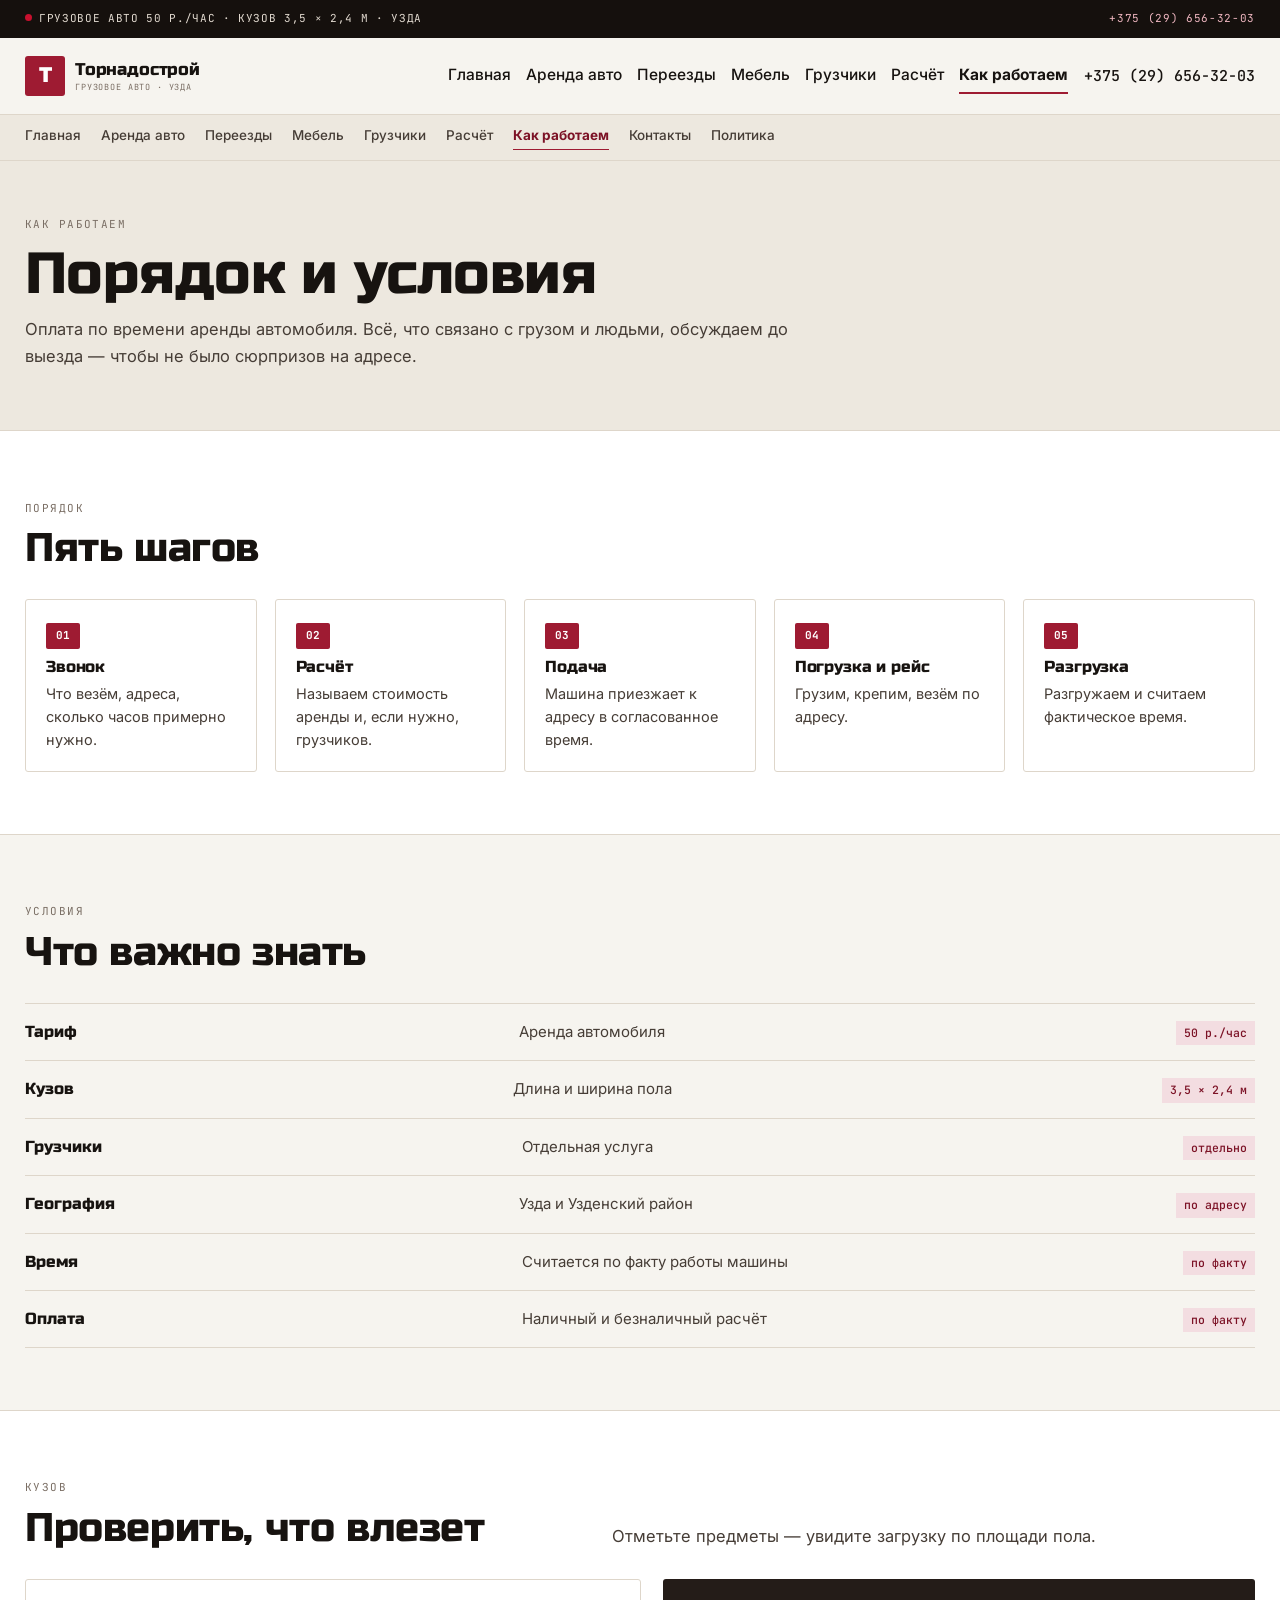
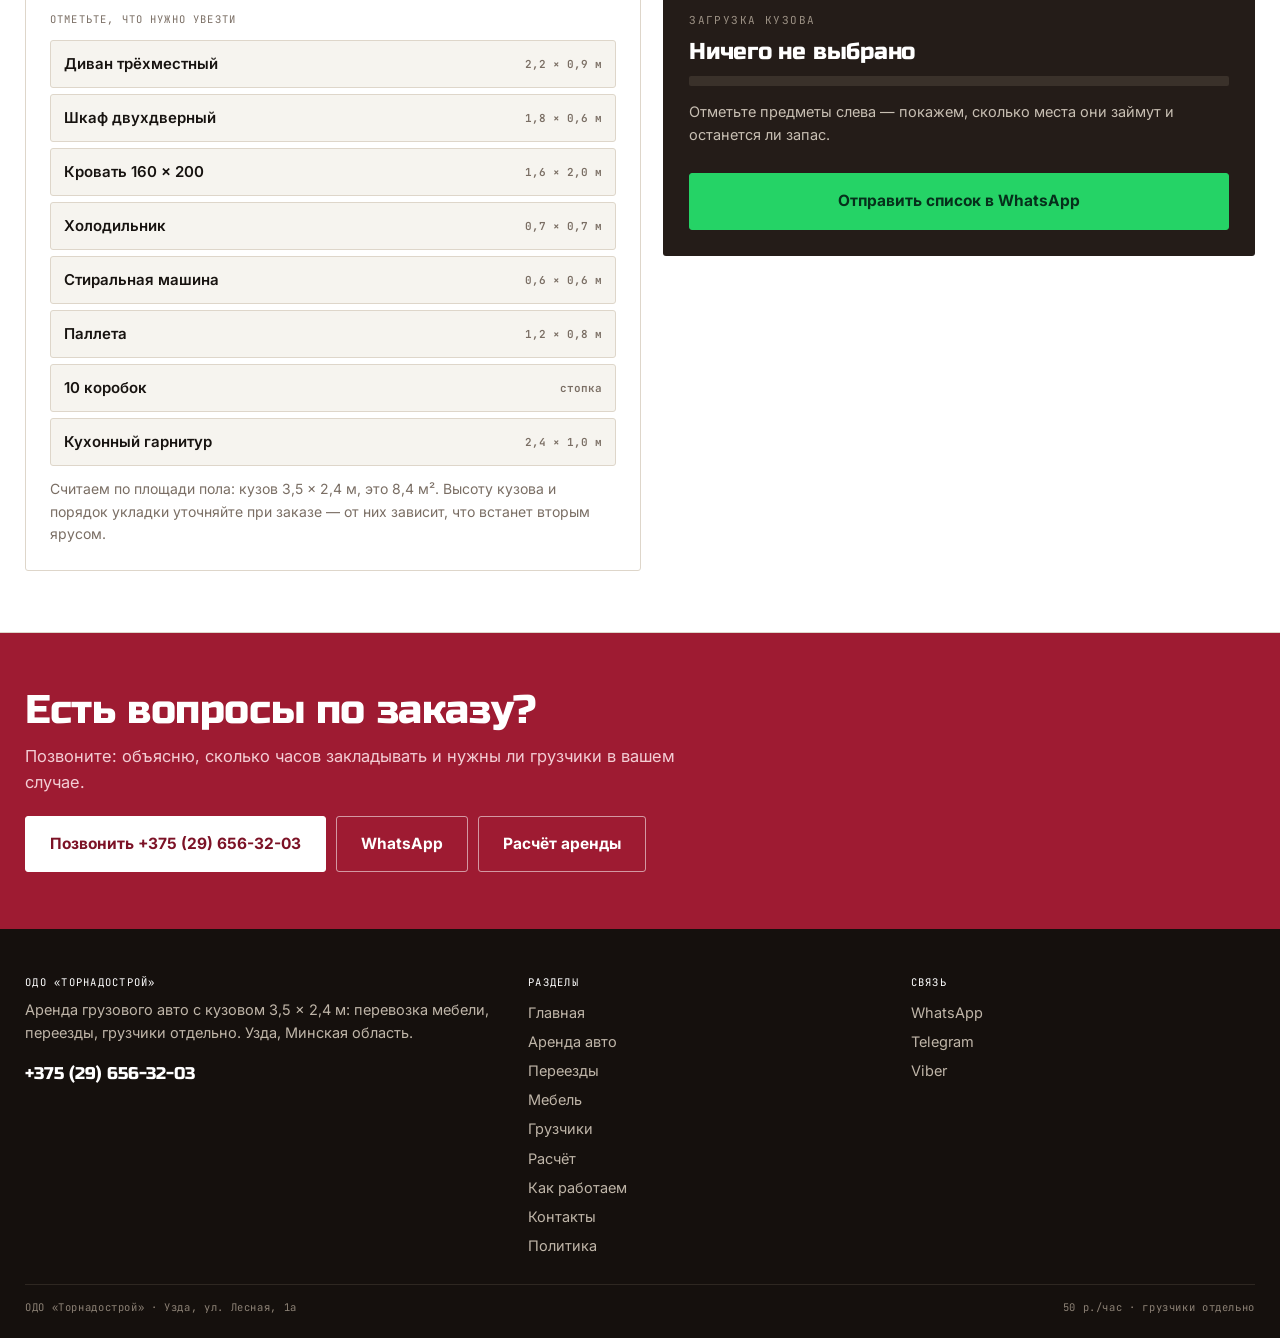
<file: process.html>
<!doctype html><html lang="ru"><head><meta charset="utf-8">
<meta name="viewport" content="width=device-width,initial-scale=1">
<title>Как работаем — аренда грузового авто, Узда</title><meta name="description" content="Порядок работы: заявка, подача машины, погрузка, рейс, разгрузка. Тариф 50 р./час, грузчики отдельно, Узда и район.">
<meta property="og:title" content="Как работаем — аренда грузового авто, Узда"><meta property="og:description" content="Порядок работы: заявка, подача машины, погрузка, рейс, разгрузка. Тариф 50 р./час, грузчики отдельно, Узда и район."><meta property="og:type" content="website">
<link rel="preconnect" href="https://fonts.googleapis.com"><link rel="preconnect" href="https://fonts.gstatic.com" crossorigin>
<link href="https://fonts.googleapis.com/css2?family=Russo+One&family=Inter:wght@400;500;600&family=JetBrains+Mono:wght@400;500&display=swap" rel="stylesheet">
<style>
:root{--paper:#F6F4EF;--ink:#171310;--ink2:#463D36;--muted:#7A6E64;--line:#DED6CA;--line2:#C2B6A6;
--wine:#9E1B32;--wine-d:#7C1226;--wine-l:#F3DDE1;--graph:#241C18;--deep:#15100D}
*{box-sizing:border-box}
body{margin:0;background:var(--paper);color:var(--ink);font:16.5px/1.6 Inter,system-ui,sans-serif;overflow-x:hidden}
img{max-width:100%;display:block}
a{color:inherit;text-decoration:none}
button{font:inherit;color:inherit;background:none;border:0;cursor:pointer}
h1,h2,h3,h4{margin:0;font-family:'Russo One',system-ui,sans-serif;font-weight:400;line-height:1.06;letter-spacing:-.01em;overflow-wrap:anywhere}
h1{font-size:clamp(30px,4.6vw,58px)}
h2{font-size:clamp(24px,3.2vw,40px)}
p{margin:0 0 13px;overflow-wrap:break-word}
.wrap{width:min(1230px,100% - 36px);margin:0 auto}
.btn{display:inline-flex;align-items:center;justify-content:center;gap:9px;padding:15px 24px;border-radius:3px;font-weight:700;font-size:15.5px;border:1.5px solid transparent;transition:.15s}
.btn--p{background:var(--wine);color:#fff;border-color:var(--wine)}.btn--p:hover{background:var(--wine-d);border-color:var(--wine-d)}
.btn--s{background:transparent;color:var(--ink);border-color:var(--line2)}.btn--s:hover{border-color:var(--ink)}
</style>
<link rel="stylesheet" href="assets/css/site.v1.css"></head><body>
<div class="top"><div class="wrap"><span><i></i>Грузовое авто 50 р./час · кузов 3,5 × 2,4 м · Узда</span><a href="tel:+375296563203">+375 (29) 656-32-03</a></div></div>
<header class="hd"><div class="wrap hd__in">
<a class="logo" href="index.html"><b>Т</b><span>Торнадострой<small>грузовое авто · Узда</small></span></a>
<nav class="nav"><a href="index.html">Главная</a><a href="arenda-avto.html">Аренда авто</a><a href="pereezdy.html">Переезды</a><a href="mebel.html">Мебель</a><a href="gruzchiki.html">Грузчики</a><a href="raschet.html">Расчёт</a><a href="process.html" class="on">Как работаем</a></nav><a class="hd__tel" href="tel:+375296563203">+375 (29) 656-32-03</a>
<button class="burger" id="burger" aria-label="Меню" aria-expanded="false"><span></span><span></span><span></span></button>
</div></header>
<div class="strip"><div class="wrap strip__in"><a href="index.html">Главная</a><a href="arenda-avto.html">Аренда авто</a><a href="pereezdy.html">Переезды</a><a href="mebel.html">Мебель</a><a href="gruzchiki.html">Грузчики</a><a href="raschet.html">Расчёт</a><a href="process.html" aria-current="page">Как работаем</a><a href="kontakty.html">Контакты</a><a href="politika.html">Политика</a></div></div>
<div class="drw" id="drawer" role="dialog" aria-modal="true" aria-label="Меню"><div class="drw__top"><b>Меню</b><button class="drw__x" id="drawerClose" aria-label="Закрыть">×</button></div>
<nav><a href="index.html">Главная</a><a href="arenda-avto.html">Аренда авто</a><a href="pereezdy.html">Переезды</a><a href="mebel.html">Мебель</a><a href="gruzchiki.html">Грузчики</a><a href="raschet.html">Расчёт</a><a href="process.html">Как работаем</a><a href="kontakty.html">Контакты</a><a href="politika.html">Политика</a></nav><div class="drw__c"><a class="btn btn--p" href="tel:+375296563203">Позвонить</a><a class="btn btn--s" href="https://wa.me/375296563203" target="_blank" rel="noopener">WhatsApp</a></div></div>
<main><section class="ph"><div class="wrap"><span class="mono">Как работаем</span><h1 style="margin-top:9px">Порядок и условия</h1><p>Оплата по времени аренды автомобиля. Всё, что связано с грузом и людьми, обсуждаем до выезда — чтобы не было сюрпризов на адресе.</p></div></section><section class="sec sec--alt"><div class="wrap"><div class="sec__head"><div><span class="mono">Порядок</span><h2 style="margin-top:8px">Пять шагов</h2></div><p></p></div><div class="steps"><div class="step"><b>01</b><h3>Звонок</h3><p>Что везём, адреса, сколько часов примерно нужно.</p></div><div class="step"><b>02</b><h3>Расчёт</h3><p>Называем стоимость аренды и, если нужно, грузчиков.</p></div><div class="step"><b>03</b><h3>Подача</h3><p>Машина приезжает к адресу в согласованное время.</p></div><div class="step"><b>04</b><h3>Погрузка и рейс</h3><p>Грузим, крепим, везём по адресу.</p></div><div class="step"><b>05</b><h3>Разгрузка</h3><p>Разгружаем и считаем фактическое время.</p></div></div></div></section><section class="sec "><div class="wrap"><div class="sec__head"><div><span class="mono">Условия</span><h2 style="margin-top:8px">Что важно знать</h2></div><p></p></div><div class="rows"><div class="row"><b>Тариф</b><span>Аренда автомобиля</span><i>50 р./час</i></div><div class="row"><b>Кузов</b><span>Длина и ширина пола</span><i>3,5 × 2,4 м</i></div><div class="row"><b>Грузчики</b><span>Отдельная услуга</span><i>отдельно</i></div><div class="row"><b>География</b><span>Узда и Узденский район</span><i>по адресу</i></div><div class="row"><b>Время</b><span>Считается по факту работы машины</span><i>по факту</i></div><div class="row"><b>Оплата</b><span>Наличный и безналичный расчёт</span><i>по факту</i></div></div></div></section><section class="sec sec--alt"><div class="wrap"><div class="sec__head"><div><span class="mono">Кузов</span><h2 style="margin-top:8px">Проверить, что влезет</h2></div><p>Отметьте предметы — увидите загрузку по площади пола.</p></div><div class="fit"><div class="fit__q"><span class="mono">Отметьте, что нужно увезти</span><div class="items"><button type="button" data-i="0" aria-pressed="false">Диван трёхместный<span>2,2 × 0,9 м</span></button><button type="button" data-i="1" aria-pressed="false">Шкаф двухдверный<span>1,8 × 0,6 м</span></button><button type="button" data-i="2" aria-pressed="false">Кровать 160 × 200<span>1,6 × 2,0 м</span></button><button type="button" data-i="3" aria-pressed="false">Холодильник<span>0,7 × 0,7 м</span></button><button type="button" data-i="4" aria-pressed="false">Стиральная машина<span>0,6 × 0,6 м</span></button><button type="button" data-i="5" aria-pressed="false">Паллета<span>1,2 × 0,8 м</span></button><button type="button" data-i="6" aria-pressed="false">10 коробок<span>стопка</span></button><button type="button" data-i="7" aria-pressed="false">Кухонный гарнитур<span>2,4 × 1,0 м</span></button></div><p style="margin:12px 0 0;font-size:14px;color:var(--muted)">Считаем по площади пола: кузов 3,5 × 2,4 м, это 8,4 м². Высоту кузова и порядок укладки уточняйте при заказе — от них зависит, что встанет вторым ярусом.</p></div><div class="fit__o"><span class="mono">Загрузка кузова</span><h3 id="fHead">Ничего не выбрано</h3><div class="bar"><i id="fBar"></i></div><p id="fText">Отметьте предметы слева — покажем, сколько места они займут и останется ли запас.</p><ul id="fList"></ul><a class="btn btn--w" id="fWa" href="https://wa.me/375296563203" target="_blank" rel="noopener">Отправить список в WhatsApp</a></div></div></div></section><section class="cta"><div class="wrap"><h2>Есть вопросы по заказу?</h2><p>Позвоните: объясню, сколько часов закладывать и нужны ли грузчики в вашем случае.</p><div class="cta__a"><a class="btn btn--p" href="tel:+375296563203">Позвонить +375 (29) 656-32-03</a><a class="btn btn--s" href="https://wa.me/375296563203" target="_blank" rel="noopener">WhatsApp</a><a class="btn btn--s" href="raschet.html">Расчёт аренды</a></div></div></section><script>
(function(){
var D=[["Диван трёхместный", 1.98, "2,2 × 0,9 м"], ["Шкаф двухдверный", 1.08, "1,8 × 0,6 м"], ["Кровать 160 × 200", 3.2, "1,6 × 2,0 м"], ["Холодильник", 0.49, "0,7 × 0,7 м"], ["Стиральная машина", 0.36, "0,6 × 0,6 м"], ["Паллета", 0.96, "1,2 × 0,8 м"], ["10 коробок", 1.0, "стопка"], ["Кухонный гарнитур", 2.4, "2,4 × 1,0 м"]],A=8.4,on={};
function draw(){
 var used=0,names=[];
 D.forEach(function(d,i){if(on[i]){used+=d[1];names.push(d[0]);}});
 var pct=Math.min(100,Math.round(used/A*100));
 document.getElementById('fBar').style.width=pct+'%';
 var head,txt;
 if(!names.length){head='Ничего не выбрано';txt='Отметьте предметы слева — покажем, сколько места они займут и останется ли запас.';}
 else if(used<=A){head=used.toFixed(2).replace('.',',')+' м² из 8,4';txt='Помещается с запасом '+ (A-used).toFixed(2).replace('.',',') +' м². Порядок укладки уточним при заказе.';}
 else{head=used.toFixed(2).replace('.',',')+' м² — больше кузова';txt='В один рейс не встанет: либо второй рейс, либо часть груза другим транспортом. Скажем по телефону, как дешевле.';}
 document.getElementById('fHead').textContent=head;
 document.getElementById('fText').textContent=txt;
 document.getElementById('fList').innerHTML=D.filter(function(d,i){return on[i];}).map(function(d,i){
  return '<li><span>'+d[0]+'</span><b>'+d[1].toFixed(2).replace('.',',')+' м²</b></li>';}).join('');
 document.getElementById('fWa').href='https://wa.me/375296563203?text='+encodeURIComponent('Здравствуйте! Нужно перевезти: '+(names.join(', ')||'—')+'. Куда: ');
}
document.querySelectorAll('.items [data-i]').forEach(function(b){b.addEventListener('click',function(){
 var i=b.getAttribute('data-i'); on[i]=!on[i]; b.setAttribute('aria-pressed',on[i]?'true':'false'); draw();});});
draw();})();
</script>
</main>
<footer class="ft"><div class="wrap"><div class="ft__g">
<div><h4>ОДО «Торнадострой»</h4><p>Аренда грузового авто с кузовом 3,5 × 2,4 м: перевозка мебели, переезды, грузчики отдельно. Узда, Минская область.</p>
<a class="ft__tel" href="tel:+375296563203">+375 (29) 656-32-03</a></div>
<div><h4>Разделы</h4><a href="index.html">Главная</a><a href="arenda-avto.html">Аренда авто</a><a href="pereezdy.html">Переезды</a><a href="mebel.html">Мебель</a><a href="gruzchiki.html">Грузчики</a><a href="raschet.html">Расчёт</a><a href="process.html">Как работаем</a><a href="kontakty.html">Контакты</a><a href="politika.html">Политика</a></div>
<div><h4>Связь</h4><a href="https://wa.me/375296563203" target="_blank" rel="noopener">WhatsApp</a><a href="https://t.me/+375296563203" target="_blank" rel="noopener">Telegram</a><a href="viber://chat?number=%2B375296563203">Viber</a></div>
</div><div class="ft__bot"><span>ОДО «Торнадострой» · Узда, ул. Лесная, 1а</span><span>50 р./час · грузчики отдельно</span></div></div></footer>
<div class="mbar"><a href="tel:+375296563203"><b>Позвонить</b></a><a href="https://wa.me/375296563203" target="_blank" rel="noopener"><b>WhatsApp</b></a><a href="viber://chat?number=%2B375296563203"><b>Viber</b></a><a href="https://t.me/+375296563203" target="_blank" rel="noopener"><b>Telegram</b></a></div>
<script src="assets/js/main.v1.js" defer></script></body></html>
</file>
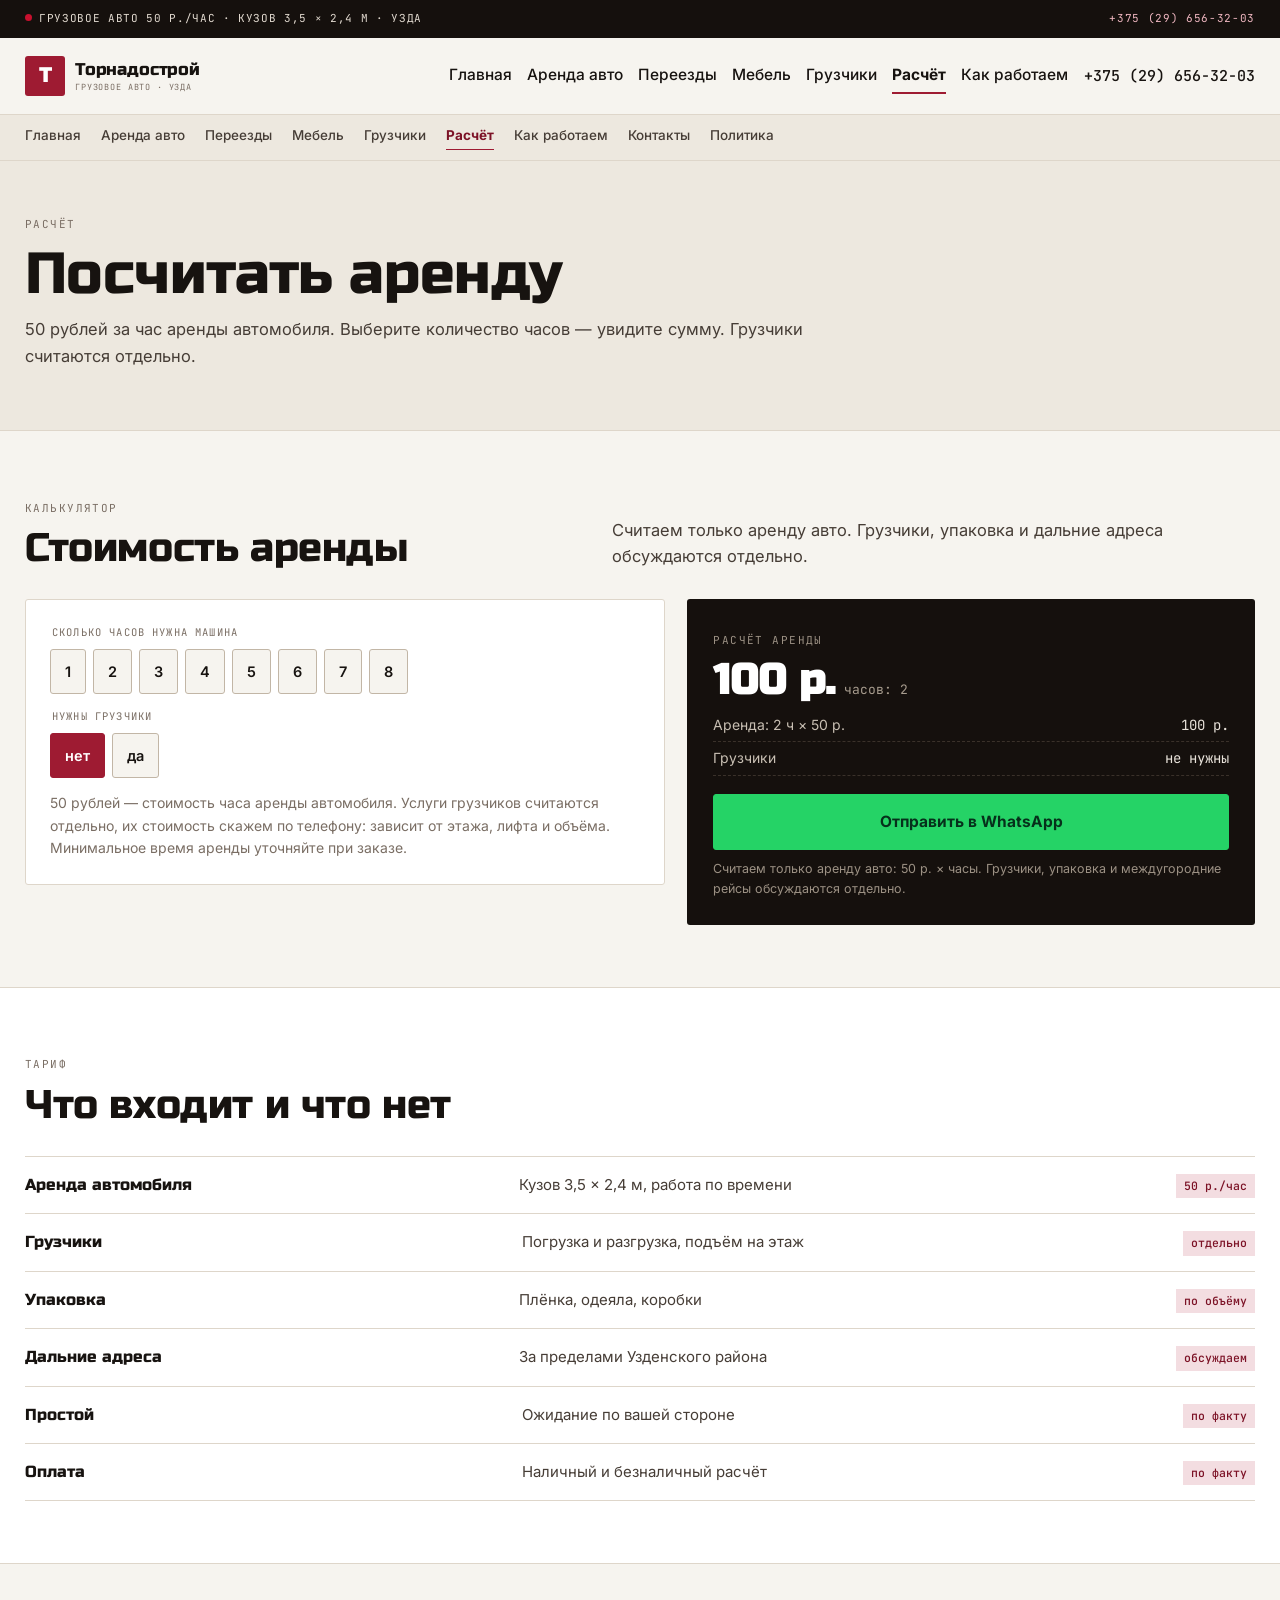
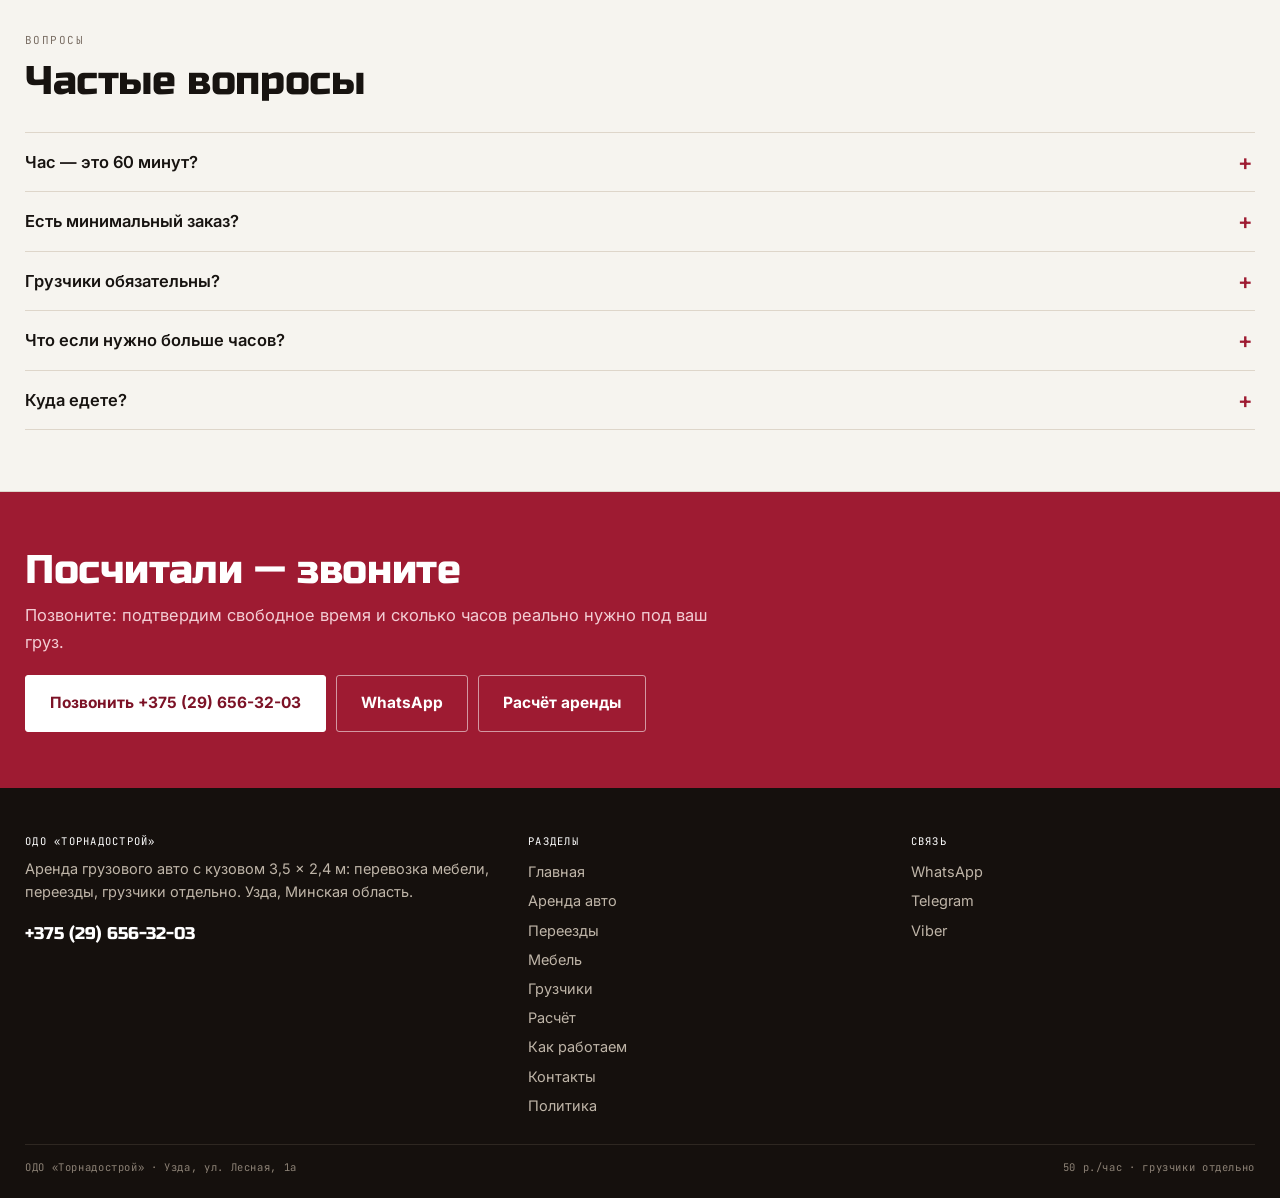
<file: raschet.html>
<!doctype html><html lang="ru"><head><meta charset="utf-8">
<meta name="viewport" content="width=device-width,initial-scale=1">
<title>Расчёт аренды грузового авто — 50 р./час | Торнадострой</title><meta name="description" content="Калькулятор аренды грузового авто в Узде: 50 рублей за час, выбор количества часов, грузчики отдельно. Расчёт сразу с текстом для WhatsApp.">
<meta property="og:title" content="Расчёт аренды грузового авто — 50 р./час | Торнадострой"><meta property="og:description" content="Калькулятор аренды грузового авто в Узде: 50 рублей за час, выбор количества часов, грузчики отдельно. Расчёт сразу с текстом для WhatsApp."><meta property="og:type" content="website">
<link rel="preconnect" href="https://fonts.googleapis.com"><link rel="preconnect" href="https://fonts.gstatic.com" crossorigin>
<link href="https://fonts.googleapis.com/css2?family=Russo+One&family=Inter:wght@400;500;600&family=JetBrains+Mono:wght@400;500&display=swap" rel="stylesheet">
<style>
:root{--paper:#F6F4EF;--ink:#171310;--ink2:#463D36;--muted:#7A6E64;--line:#DED6CA;--line2:#C2B6A6;
--wine:#9E1B32;--wine-d:#7C1226;--wine-l:#F3DDE1;--graph:#241C18;--deep:#15100D}
*{box-sizing:border-box}
body{margin:0;background:var(--paper);color:var(--ink);font:16.5px/1.6 Inter,system-ui,sans-serif;overflow-x:hidden}
img{max-width:100%;display:block}
a{color:inherit;text-decoration:none}
button{font:inherit;color:inherit;background:none;border:0;cursor:pointer}
h1,h2,h3,h4{margin:0;font-family:'Russo One',system-ui,sans-serif;font-weight:400;line-height:1.06;letter-spacing:-.01em;overflow-wrap:anywhere}
h1{font-size:clamp(30px,4.6vw,58px)}
h2{font-size:clamp(24px,3.2vw,40px)}
p{margin:0 0 13px;overflow-wrap:break-word}
.wrap{width:min(1230px,100% - 36px);margin:0 auto}
.btn{display:inline-flex;align-items:center;justify-content:center;gap:9px;padding:15px 24px;border-radius:3px;font-weight:700;font-size:15.5px;border:1.5px solid transparent;transition:.15s}
.btn--p{background:var(--wine);color:#fff;border-color:var(--wine)}.btn--p:hover{background:var(--wine-d);border-color:var(--wine-d)}
.btn--s{background:transparent;color:var(--ink);border-color:var(--line2)}.btn--s:hover{border-color:var(--ink)}
</style>
<link rel="stylesheet" href="assets/css/site.v1.css"></head><body>
<div class="top"><div class="wrap"><span><i></i>Грузовое авто 50 р./час · кузов 3,5 × 2,4 м · Узда</span><a href="tel:+375296563203">+375 (29) 656-32-03</a></div></div>
<header class="hd"><div class="wrap hd__in">
<a class="logo" href="index.html"><b>Т</b><span>Торнадострой<small>грузовое авто · Узда</small></span></a>
<nav class="nav"><a href="index.html">Главная</a><a href="arenda-avto.html">Аренда авто</a><a href="pereezdy.html">Переезды</a><a href="mebel.html">Мебель</a><a href="gruzchiki.html">Грузчики</a><a href="raschet.html" class="on">Расчёт</a><a href="process.html">Как работаем</a></nav><a class="hd__tel" href="tel:+375296563203">+375 (29) 656-32-03</a>
<button class="burger" id="burger" aria-label="Меню" aria-expanded="false"><span></span><span></span><span></span></button>
</div></header>
<div class="strip"><div class="wrap strip__in"><a href="index.html">Главная</a><a href="arenda-avto.html">Аренда авто</a><a href="pereezdy.html">Переезды</a><a href="mebel.html">Мебель</a><a href="gruzchiki.html">Грузчики</a><a href="raschet.html" aria-current="page">Расчёт</a><a href="process.html">Как работаем</a><a href="kontakty.html">Контакты</a><a href="politika.html">Политика</a></div></div>
<div class="drw" id="drawer" role="dialog" aria-modal="true" aria-label="Меню"><div class="drw__top"><b>Меню</b><button class="drw__x" id="drawerClose" aria-label="Закрыть">×</button></div>
<nav><a href="index.html">Главная</a><a href="arenda-avto.html">Аренда авто</a><a href="pereezdy.html">Переезды</a><a href="mebel.html">Мебель</a><a href="gruzchiki.html">Грузчики</a><a href="raschet.html">Расчёт</a><a href="process.html">Как работаем</a><a href="kontakty.html">Контакты</a><a href="politika.html">Политика</a></nav><div class="drw__c"><a class="btn btn--p" href="tel:+375296563203">Позвонить</a><a class="btn btn--s" href="https://wa.me/375296563203" target="_blank" rel="noopener">WhatsApp</a></div></div>
<main><section class="ph"><div class="wrap"><span class="mono">Расчёт</span><h1 style="margin-top:9px">Посчитать аренду</h1><p>50 рублей за час аренды автомобиля. Выберите количество часов — увидите сумму. Грузчики считаются отдельно.</p></div></section><section class="sec "><div class="wrap"><div class="sec__head"><div><span class="mono">Калькулятор</span><h2 style="margin-top:8px">Стоимость аренды</h2></div><p>Считаем только аренду авто. Грузчики, упаковка и дальние адреса обсуждаются отдельно.</p></div><div class="calc"><div class="calc__q"><fieldset><legend>Сколько часов нужна машина</legend><div class="chips"><button type="button" data-k="h" data-v="1" aria-pressed="false">1</button><button type="button" data-k="h" data-v="2" aria-pressed="false">2</button><button type="button" data-k="h" data-v="3" aria-pressed="false">3</button><button type="button" data-k="h" data-v="4" aria-pressed="false">4</button><button type="button" data-k="h" data-v="5" aria-pressed="false">5</button><button type="button" data-k="h" data-v="6" aria-pressed="false">6</button><button type="button" data-k="h" data-v="7" aria-pressed="false">7</button><button type="button" data-k="h" data-v="8" aria-pressed="false">8</button></div></fieldset><fieldset><legend>Нужны грузчики</legend><div class="chips"><button type="button" data-k="load" data-v="нет" aria-pressed="false">нет</button><button type="button" data-k="load" data-v="да" aria-pressed="false">да</button></div></fieldset><p style="margin:0;font-size:14px;color:var(--muted)">50 рублей — стоимость часа аренды автомобиля. Услуги грузчиков считаются отдельно, их стоимость скажем по телефону: зависит от этажа, лифта и объёма. Минимальное время аренды уточняйте при заказе.</p></div><div class="calc__o"><span class="mono">Расчёт аренды</span><div class="calc__sum"><b id="cSum">100 р.</b><span id="cMeta"></span></div><ul id="cList"></ul><a class="btn btn--w" id="cWa" href="https://wa.me/375296563203" target="_blank" rel="noopener">Отправить в WhatsApp</a><p class="calc__note">Считаем только аренду авто: 50 р. × часы. Грузчики, упаковка и междугородние рейсы обсуждаются отдельно.</p></div></div></div></section><section class="sec sec--alt"><div class="wrap"><div class="sec__head"><div><span class="mono">Тариф</span><h2 style="margin-top:8px">Что входит и что нет</h2></div><p></p></div><div class="rows"><div class="row"><b>Аренда автомобиля</b><span>Кузов 3,5 × 2,4 м, работа по времени</span><i>50 р./час</i></div><div class="row"><b>Грузчики</b><span>Погрузка и разгрузка, подъём на этаж</span><i>отдельно</i></div><div class="row"><b>Упаковка</b><span>Плёнка, одеяла, коробки</span><i>по объёму</i></div><div class="row"><b>Дальние адреса</b><span>За пределами Узденского района</span><i>обсуждаем</i></div><div class="row"><b>Простой</b><span>Ожидание по вашей стороне</span><i>по факту</i></div><div class="row"><b>Оплата</b><span>Наличный и безналичный расчёт</span><i>по факту</i></div></div></div></section><section class="sec "><div class="wrap"><div class="sec__head"><div><span class="mono">Вопросы</span><h2 style="margin-top:8px">Частые вопросы</h2></div><p></p></div><div class="faq"><div class="faq__i"><button class="faq__q" aria-expanded="false">Час — это 60 минут?</button><div class="faq__a">Да, тариф почасовой: 50 рублей за час аренды автомобиля. Точное время считаем по факту работы.</div></div><div class="faq__i"><button class="faq__q" aria-expanded="false">Есть минимальный заказ?</button><div class="faq__a">Уточните при звонке: зависит от адреса и времени.</div></div><div class="faq__i"><button class="faq__q" aria-expanded="false">Грузчики обязательны?</button><div class="faq__a">Нет. Можно взять только машину, если грузите сами.</div></div><div class="faq__i"><button class="faq__q" aria-expanded="false">Что если нужно больше часов?</button><div class="faq__a">Просто скажите — посчитаем по тому же тарифу за час.</div></div><div class="faq__i"><button class="faq__q" aria-expanded="false">Куда едете?</button><div class="faq__a">Узда и Узденский район. Дальше — по договорённости.</div></div></div></div></section><section class="cta"><div class="wrap"><h2>Посчитали — звоните</h2><p>Позвоните: подтвердим свободное время и сколько часов реально нужно под ваш груз.</p><div class="cta__a"><a class="btn btn--p" href="tel:+375296563203">Позвонить +375 (29) 656-32-03</a><a class="btn btn--s" href="https://wa.me/375296563203" target="_blank" rel="noopener">WhatsApp</a><a class="btn btn--s" href="raschet.html">Расчёт аренды</a></div></div></section><script>
(function(){
var RATE=50,st={h:2,load:'нет'};
function money(n){return (Math.round(n*100)/100).toString().replace('.',',')+' р.';}
function draw(){
 var sum=RATE*st.h;
 document.getElementById('cSum').textContent=money(sum);
 document.getElementById('cMeta').textContent=st.h===1?'1 час':'часов: '+st.h;
 document.getElementById('cList').innerHTML=
  '<li><span>Аренда: '+st.h+' ч × 50 р.</span><b>'+money(sum)+'</b></li>'+
  '<li><span>Грузчики</span><b>'+(st.load==='да'?'обсуждаем':'не нужны')+'</b></li>';
 document.querySelectorAll('.chips [data-k]').forEach(function(b){
  b.setAttribute('aria-pressed',st[b.getAttribute('data-k')]===b.getAttribute('data-v')?'true':'false');});
 var t=['Здравствуйте! Нужна машина.','Часов аренды: '+st.h,'Грузчики: '+st.load,'По расчёту: '+money(sum)];
 t.push('Что везём и куда: ');
 document.getElementById('cWa').href='https://wa.me/375296563203?text='+encodeURIComponent(t.join('\n'));
}
document.querySelectorAll('.chips [data-k]').forEach(function(b){b.addEventListener('click',function(){
 var k=b.getAttribute('data-k'),v=b.getAttribute('data-v');
 st[k]=(k==='h')?Number(v):v; draw();});});
draw();})();
</script>
</main>
<footer class="ft"><div class="wrap"><div class="ft__g">
<div><h4>ОДО «Торнадострой»</h4><p>Аренда грузового авто с кузовом 3,5 × 2,4 м: перевозка мебели, переезды, грузчики отдельно. Узда, Минская область.</p>
<a class="ft__tel" href="tel:+375296563203">+375 (29) 656-32-03</a></div>
<div><h4>Разделы</h4><a href="index.html">Главная</a><a href="arenda-avto.html">Аренда авто</a><a href="pereezdy.html">Переезды</a><a href="mebel.html">Мебель</a><a href="gruzchiki.html">Грузчики</a><a href="raschet.html">Расчёт</a><a href="process.html">Как работаем</a><a href="kontakty.html">Контакты</a><a href="politika.html">Политика</a></div>
<div><h4>Связь</h4><a href="https://wa.me/375296563203" target="_blank" rel="noopener">WhatsApp</a><a href="https://t.me/+375296563203" target="_blank" rel="noopener">Telegram</a><a href="viber://chat?number=%2B375296563203">Viber</a></div>
</div><div class="ft__bot"><span>ОДО «Торнадострой» · Узда, ул. Лесная, 1а</span><span>50 р./час · грузчики отдельно</span></div></div></footer>
<div class="mbar"><a href="tel:+375296563203"><b>Позвонить</b></a><a href="https://wa.me/375296563203" target="_blank" rel="noopener"><b>WhatsApp</b></a><a href="viber://chat?number=%2B375296563203"><b>Viber</b></a><a href="https://t.me/+375296563203" target="_blank" rel="noopener"><b>Telegram</b></a></div>
<script src="assets/js/main.v1.js" defer></script></body></html>
</file>
<file: assets/css/site.v1.css>
/* Торнадострой: кузов, габарит, час */
:root{--paper:#F6F4EF;--paper2:#EDE8DF;--white:#fff;--ink:#171310;--ink2:#463D36;--muted:#7A6E64;
--line:#DED6CA;--line2:#C2B6A6;--wine:#9E1B32;--wine-d:#7C1226;--wine-l:#F3DDE1;--graph:#241C18;--deep:#15100D}
*{box-sizing:border-box}
html{-webkit-text-size-adjust:100%;scroll-behavior:smooth}
body{margin:0;background:var(--paper);color:var(--ink);font:16.5px/1.6 Inter,system-ui,sans-serif;overflow-x:hidden}
img{max-width:100%;display:block}
a{color:inherit;text-decoration:none}
button{font:inherit;color:inherit;background:none;border:0;cursor:pointer}
h1,h2,h3,h4{margin:0;font-family:'Russo One',system-ui,sans-serif;font-weight:400;line-height:1.06;letter-spacing:-.01em;overflow-wrap:anywhere}
h1{font-size:clamp(30px,4.6vw,58px)}
h2{font-size:clamp(24px,3.2vw,40px)}
h3{font-size:clamp(16.5px,1.5vw,20px);line-height:1.16}
p{margin:0 0 13px;overflow-wrap:break-word}
.wrap{width:min(1230px,100% - 36px);margin:0 auto}
.mono{font-family:'JetBrains Mono',monospace;font-size:11px;letter-spacing:.13em;text-transform:uppercase;color:var(--muted)}
.top{background:var(--deep);color:#E2DAD0;font-family:'JetBrains Mono',monospace;font-size:11px;letter-spacing:.06em;text-transform:uppercase}
.top .wrap{display:flex;align-items:center;justify-content:space-between;gap:12px;min-height:38px;flex-wrap:wrap}
.top i{display:inline-block;width:7px;height:7px;border-radius:50%;background:#C8102E;margin-right:7px;vertical-align:1px}
.top a{color:#F0B7C1}
.hd{position:sticky;top:0;z-index:60;background:rgba(246,244,239,.96);backdrop-filter:blur(12px);border-bottom:1px solid var(--line)}
.hd__in{display:flex;align-items:center;gap:16px;min-height:76px}
.logo{display:flex;align-items:center;gap:10px;flex:none}
.logo b{width:40px;height:40px;border-radius:3px;background:var(--wine);color:#fff;display:grid;place-items:center;font-family:'Russo One',sans-serif;font-size:20px}
.logo span{font-family:'Russo One',sans-serif;font-size:17px;line-height:1;letter-spacing:-.01em}
.logo small{display:block;font-family:'JetBrains Mono',monospace;font-size:8.5px;letter-spacing:.1em;text-transform:uppercase;color:var(--muted);margin-top:5px}
.nav{display:flex;gap:15px;margin-left:auto;flex-wrap:wrap}
.nav a{font-size:15.5px;font-weight:500;padding:5px 0;border-bottom:2px solid transparent}
.nav a:hover{border-color:var(--line2)}
.nav a.on{border-color:var(--wine);font-weight:700}
.hd__tel{font-family:'JetBrains Mono',monospace;font-size:15px;font-weight:500;white-space:nowrap}
.burger{display:none;width:44px;height:42px;border:1px solid var(--line2);border-radius:3px;margin-left:auto}
.burger span{display:block;width:18px;height:2px;background:var(--ink);margin:4px auto}
.strip{background:var(--paper2);border-bottom:1px solid var(--line);overflow-x:auto}
.strip__in{display:flex;gap:20px;padding:10px 0;white-space:nowrap;font-size:13.5px;font-weight:500}
.strip a{color:var(--ink2);border-bottom:1.5px solid transparent;padding-bottom:2px}
.strip a:hover{color:var(--ink);border-color:var(--line2)}
.strip a[aria-current]{color:var(--wine-d);border-color:var(--wine);font-weight:700}
.btn{display:inline-flex;align-items:center;justify-content:center;gap:9px;padding:15px 24px;border-radius:3px;font-weight:700;font-size:15.5px;border:1.5px solid transparent;transition:.15s}
.btn--p{background:var(--wine);color:#fff;border-color:var(--wine)}.btn--p:hover{background:var(--wine-d);border-color:var(--wine-d)}
.btn--s{background:transparent;color:var(--ink);border-color:var(--line2)}.btn--s:hover{border-color:var(--ink)}
.btn--w{background:#25D366;color:#06301B;border-color:#25D366}
.drw{position:fixed;inset:0;z-index:120;background:var(--paper);display:none;padding:18px;overflow:auto}
.drw.on{display:block}
.drw__top{display:flex;align-items:center;justify-content:space-between;margin-bottom:18px;font-family:'JetBrains Mono',monospace;font-size:11px;letter-spacing:.13em;text-transform:uppercase;color:var(--muted)}
.drw__x{width:44px;height:44px;border:1px solid var(--line2);border-radius:3px;font-size:20px}
.drw nav{display:grid}
.drw nav a{font-family:'Russo One',sans-serif;font-size:clamp(19px,5vw,25px);padding:11px 0;border-bottom:1px solid var(--line)}
.drw__c{display:grid;gap:9px;margin-top:20px}
/* герой */
.hero{position:relative;isolation:isolate;overflow:hidden;background:#E1DBD1;border-bottom:1px solid var(--line)}
.hero__bg{position:absolute;inset:0;z-index:-2}
.hero__bg img{width:100%;height:100%;object-fit:cover;object-position:54% 50%}
.hero::after{content:'';position:absolute;inset:0;z-index:-1;background:linear-gradient(97deg,rgba(251,249,245,.97) 0%,rgba(251,249,245,.94) 42%,rgba(251,249,245,.58) 70%,rgba(251,249,245,.1) 100%)}
.hero__in{position:relative;padding:clamp(30px,4.4vw,62px) 0 clamp(26px,3.4vw,46px)}
.hero__grid{display:grid;grid-template-columns:minmax(0,1.16fr) minmax(0,.84fr);gap:clamp(18px,3vw,44px);align-items:center}
.kick{display:inline-flex;align-items:center;gap:9px;font-family:'JetBrains Mono',monospace;font-size:11px;letter-spacing:.13em;text-transform:uppercase;color:var(--wine-d);margin-bottom:13px;font-weight:500}
.kick::before{content:'';width:22px;height:2px;background:var(--wine)}
.hero h1{margin-bottom:15px}
.hero h1 em{font-style:normal;color:var(--wine)}
.hero__lead{font-size:clamp(15.5px,1.3vw,18px);color:var(--ink2);max-width:46ch}
.hero__acts{display:flex;flex-wrap:wrap;gap:10px;margin-top:22px}
.hero__tags{display:flex;flex-wrap:wrap;gap:7px;margin-top:18px}
.hero__tags span{font-family:'JetBrains Mono',monospace;font-size:10.5px;text-transform:uppercase;letter-spacing:.06em;border:1px solid var(--line2);background:rgba(255,255,255,.86);padding:6px 10px;color:var(--ink2)}
/* тарифная карточка */
.rate{background:var(--white);border:1px solid var(--line2);border-radius:3px;padding:0;overflow:hidden}
.rate__h{background:var(--graph);color:#fff;padding:11px 16px;display:flex;justify-content:space-between;gap:10px;font-family:'JetBrains Mono',monospace;font-size:10.5px;letter-spacing:.12em;text-transform:uppercase}
.rate__h b{color:#F0B7C1;font-weight:500}
.rate__b{padding:clamp(15px,1.9vw,22px)}
.rate__p{display:flex;align-items:baseline;gap:8px;margin-bottom:12px;flex-wrap:wrap}
.rate__p b{font-family:'Russo One',sans-serif;font-size:clamp(34px,4vw,48px);line-height:1;color:var(--wine)}
.rate__p span{font-family:'JetBrains Mono',monospace;font-size:13px;color:var(--muted)}
.rate__r{display:flex;justify-content:space-between;gap:10px;padding:9px 0;border-bottom:1px dashed var(--line2);font-size:14.5px}
.rate__r:last-of-type{border-bottom:0}
.rate__r b{font-family:'JetBrains Mono',monospace;font-size:14px;white-space:nowrap}
.rate .btn{width:100%;margin-top:12px}
.rate__f{background:var(--paper2);padding:9px 16px;font-family:'JetBrains Mono',monospace;font-size:10px;letter-spacing:.07em;text-transform:uppercase;color:var(--muted)}
.hero__figs{display:grid;grid-template-columns:repeat(3,1fr);gap:1px;background:var(--line2);border:1px solid var(--line2);border-radius:3px;overflow:hidden;margin-top:clamp(20px,3vw,30px)}
.hero__figs div{background:rgba(255,255,255,.94);padding:13px 15px}
.hero__figs b{display:block;font-family:'Russo One',sans-serif;font-size:17px;line-height:1.15}
.hero__figs span{font-size:11.5px;color:var(--muted);display:block;margin-top:4px}
.ph{background:var(--paper2);border-bottom:1px solid var(--line);padding:clamp(24px,3.8vw,48px) 0}
.ph p{max-width:48em;color:var(--ink2);margin-top:11px}
/* секции */
.sec{padding:clamp(34px,4.8vw,68px) 0;border-bottom:1px solid var(--line)}
.sec--alt{background:var(--white)}
.sec__head{display:grid;grid-template-columns:minmax(0,.92fr) minmax(0,1.08fr);gap:clamp(14px,3vw,44px);align-items:end;margin-bottom:clamp(18px,2.6vw,30px)}
.sec__head p{color:var(--ink2);margin:0}
.cards{display:grid;grid-template-columns:repeat(auto-fit,minmax(246px,1fr));gap:clamp(10px,1.4vw,16px)}
.card{background:var(--white);border:1px solid var(--line);border-radius:3px;padding:clamp(15px,2vw,22px)}
.sec--alt .card{background:var(--paper)}
.card h3{margin-bottom:7px}
.card p{color:var(--ink2);font-size:15px;margin:0}
.rows{border-top:1px solid var(--line)}
.row{display:grid;grid-template-columns:minmax(0,1fr) minmax(0,1.35fr) auto;gap:clamp(10px,2vw,26px);padding:15px 0;border-bottom:1px solid var(--line);align-items:baseline}
.row b{font-family:'Russo One',sans-serif;font-size:16px;font-weight:400}
.row span{color:var(--ink2);font-size:15px}
.row i{font-family:'JetBrains Mono',monospace;font-size:11.5px;font-style:normal;color:var(--wine-d);white-space:nowrap;font-weight:500;background:var(--wine-l);padding:3px 8px}
.steps{display:grid;grid-template-columns:repeat(auto-fit,minmax(200px,1fr));gap:clamp(10px,1.6vw,18px)}
.step{background:var(--white);border:1px solid var(--line);border-radius:3px;padding:clamp(14px,1.8vw,20px)}
.step b{display:inline-grid;place-items:center;min-width:34px;height:26px;padding:0 7px;border-radius:2px;background:var(--wine);color:#fff;font-family:'JetBrains Mono',monospace;font-size:11px;margin-bottom:9px}
.step h3{font-size:16px;margin-bottom:5px}
.step p{font-size:14.5px;color:var(--ink2);margin:0}
.chk{list-style:none;margin:0;padding:0;display:grid;grid-template-columns:repeat(auto-fit,minmax(232px,1fr));gap:7px 20px}
.chk li{position:relative;padding-left:24px;font-size:15px;color:var(--ink2)}
.chk li::before{content:'';position:absolute;left:0;top:7px;width:9px;height:9px;border:2px solid var(--wine);border-radius:1px}
.split{display:grid;grid-template-columns:minmax(0,1fr) minmax(0,1fr);gap:clamp(14px,2.8vw,40px);align-items:center}
.split figure{margin:0}
.split img{border-radius:3px;border:1px solid var(--line)}
.split figcaption{font-family:'JetBrains Mono',monospace;font-size:10.5px;letter-spacing:.1em;text-transform:uppercase;color:var(--muted);margin-top:8px}
/* проверка габаритов */
.fit{display:grid;grid-template-columns:minmax(0,1.02fr) minmax(0,.98fr);gap:clamp(12px,2vw,22px);align-items:start;min-width:0}
.fit__q{background:var(--white);border:1px solid var(--line);border-radius:3px;padding:clamp(15px,2vw,24px);min-width:0}
.fit__q legend,.fit__q .mono{font-family:'JetBrains Mono',monospace;font-size:10.5px;letter-spacing:.11em;text-transform:uppercase;color:var(--muted)}
.items{display:grid;grid-template-columns:minmax(0,1fr);gap:6px;margin:10px 0 0;min-width:0}
.items button{display:flex;align-items:center;justify-content:space-between;gap:10px;border:1px solid var(--line);background:var(--paper);border-radius:3px;padding:11px 13px;font-size:15px;font-weight:600;text-align:left;white-space:normal;overflow-wrap:anywhere}
.items button span{font-family:'JetBrains Mono',monospace;font-size:11px;color:var(--muted);flex:none}
.items button:hover{border-color:var(--line2);background:var(--white)}
.items button[aria-pressed="true"]{background:var(--graph);border-color:var(--graph);color:#fff}
.items button[aria-pressed="true"] span{color:#F0B7C1}
.fit__o{background:var(--graph);color:#E8E2DA;border-radius:3px;padding:clamp(17px,2.2vw,26px);position:sticky;top:96px;min-width:0}
.fit__o .mono{color:#9C9184}
.fit__o h3{color:#fff;font-size:clamp(18px,1.9vw,23px);margin:8px 0 10px}
.fit__o p{font-size:14.5px;color:#C8BFB3}
.bar{height:10px;background:#3A312A;border-radius:2px;overflow:hidden;margin:6px 0 14px}
.bar i{display:block;height:100%;background:var(--wine);width:0;transition:width .2s}
.fit__o ul{list-style:none;margin:0 0 14px;padding:0;display:grid;grid-template-columns:minmax(0,1fr);gap:5px;font-size:14px;color:#C8BFB3}
.fit__o li{display:flex;justify-content:space-between;gap:10px;border-bottom:1px dashed #3A312A;padding-bottom:5px}
.fit__o li b{font-family:'JetBrains Mono',monospace;font-weight:400;color:#E8E2DA;white-space:nowrap}
.fit__o .btn{width:100%}
/* калькулятор */
.calc{display:grid;grid-template-columns:minmax(0,1.06fr) minmax(0,.94fr);gap:clamp(12px,2vw,22px);align-items:start;min-width:0}
.calc__q{background:var(--white);border:1px solid var(--line);border-radius:3px;padding:clamp(15px,2vw,24px);display:grid;grid-template-columns:minmax(0,1fr);gap:14px;min-width:0}
.calc__q>*{min-width:0}
.calc__q fieldset{border:0;margin:0;padding:0;min-width:0}
.calc__q legend{font-family:'JetBrains Mono',monospace;font-size:10.5px;letter-spacing:.11em;text-transform:uppercase;color:var(--muted);margin-bottom:8px}
.chips{display:flex;flex-wrap:wrap;gap:7px;min-width:0}
.chips button{border:1px solid var(--line2);background:var(--paper);border-radius:3px;padding:10px 14px;font-size:14.5px;font-weight:600;white-space:normal;overflow-wrap:anywhere;max-width:100%}
.chips button:hover{border-color:var(--ink)}
.chips button[aria-pressed="true"]{background:var(--wine);border-color:var(--wine);color:#fff}
.calc__o{background:var(--deep);color:#E8E2DA;border-radius:3px;padding:clamp(17px,2.2vw,26px);position:sticky;top:96px;min-width:0}
.calc__o .mono{color:#9C9184}
.calc__sum{display:flex;align-items:baseline;gap:9px;margin:8px 0 12px;flex-wrap:wrap}
.calc__sum b{font-family:'Russo One',sans-serif;font-size:clamp(30px,3.6vw,42px);line-height:1;color:#fff}
.calc__sum span{font-family:'JetBrains Mono',monospace;font-size:13px;color:#A79C8E}
.calc__o ul{list-style:none;margin:0 0 12px;padding:0;display:grid;grid-template-columns:minmax(0,1fr);gap:5px;font-size:14px;color:#C8BFB3}
.calc__o li{display:flex;justify-content:space-between;gap:10px;min-width:0;border-bottom:1px dashed #3A312A;padding-bottom:5px}
.calc__o li b{font-family:'JetBrains Mono',monospace;color:#E8E2DA;font-weight:400;white-space:nowrap;flex:none}
.calc__o .btn{width:100%;margin-top:6px}
.calc__note{font-size:12.5px;color:#9C9184;margin:9px 0 0}
/* faq/форма */
.faq{border-top:1px solid var(--line)}
.faq__i{border-bottom:1px solid var(--line)}
.faq__q{width:100%;text-align:left;padding:16px 32px 16px 0;font-weight:600;font-size:16.5px;position:relative}
.faq__q::after{content:'+';position:absolute;right:2px;top:12px;font-size:22px;color:var(--wine)}
.faq__q[aria-expanded="true"]::after{content:'–'}
.faq__a{display:none;padding:0 0 16px;color:var(--ink2);font-size:15.5px;max-width:64em}
.faq__a.on{display:block}
.form{display:grid;gap:10px;background:var(--white);border:1px solid var(--line);border-radius:3px;padding:clamp(15px,2.2vw,26px)}
.form input,.form textarea{width:100%;min-width:0;padding:13px 14px;border:1px solid var(--line2);border-radius:3px;font:400 16px Inter,sans-serif;background:var(--paper)}
.form input:focus,.form textarea:focus{outline:none;border-color:var(--wine)}
.form textarea{min-height:90px;resize:vertical}
.msg{font-size:14.5px;color:var(--wine-d);min-height:19px}
/* cta/подвал */
.cta{background:var(--wine);color:#FBE7EA;padding:clamp(30px,4.4vw,58px) 0}
.cta h2{color:#fff;max-width:22em}
.cta p{color:#F3CDD4;max-width:42em;margin-top:11px}
.cta__a{display:flex;flex-wrap:wrap;gap:10px;margin-top:20px}
.cta .btn--p{background:#fff;color:var(--wine-d);border-color:#fff}
.cta .btn--s{background:transparent;color:#fff;border-color:rgba(255,255,255,.55)}
.ft{background:var(--deep);color:#BFB5A8;padding:clamp(28px,4vw,48px) 0 22px;font-size:14.5px}
.ft__g{display:grid;grid-template-columns:minmax(0,1.35fr) repeat(2,minmax(0,1fr));gap:clamp(16px,3vw,38px)}
.ft h4{color:#fff;font-family:'JetBrains Mono',monospace;font-size:10.5px;letter-spacing:.12em;text-transform:uppercase;margin-bottom:10px;font-family:'JetBrains Mono',monospace}
.ft a{display:block;padding:3px 0}.ft a:hover{color:#fff}
.ft__tel{font-family:'Russo One',sans-serif;font-size:17px;color:#fff;margin-top:10px}
.ft__bot{display:flex;flex-wrap:wrap;justify-content:space-between;gap:8px;margin-top:24px;padding-top:14px;border-top:1px solid #2E2721;font-family:'JetBrains Mono',monospace;font-size:10.5px;letter-spacing:.06em;color:#8C8175}
.mbar{position:fixed;left:0;right:0;bottom:0;z-index:90;display:none;grid-template-columns:repeat(4,1fr);background:#fff;border-top:1px solid var(--line2)}
.mbar a{padding:10px 3px;text-align:center;font-size:10.5px;color:var(--ink2);border-right:1px solid var(--line)}
.mbar a:last-child{border-right:0}
.mbar a b{display:block;font-size:13px;color:var(--ink);margin-bottom:1px}
.mbar a:first-child{background:var(--wine);color:#fff}.mbar a:first-child b{color:#fff}
@media(max-width:1000px){
 .hero__grid,.sec__head,.split,.fit,.calc{grid-template-columns:minmax(0,1fr)}
 .row{grid-template-columns:minmax(0,1fr) auto;row-gap:3px}
 .row span{grid-column:1/-1;order:3}
 .ft__g{grid-template-columns:repeat(2,minmax(0,1fr))}
 .rate{order:2}
 .fit__o,.calc__o{position:static}
}
@media(max-width:860px){
 .nav,.hd__tel{display:none}
 .burger{display:block}
 .mbar{display:grid}
 body{padding-bottom:56px}
 .hero::after{background:linear-gradient(180deg,rgba(251,249,245,.97) 0%,rgba(251,249,245,.95) 52%,rgba(251,249,245,.72) 100%)}
 .hero__figs{grid-template-columns:1fr 1fr}
}
@media(prefers-reduced-motion:reduce){*{transition:none!important;scroll-behavior:auto}}
</file>
